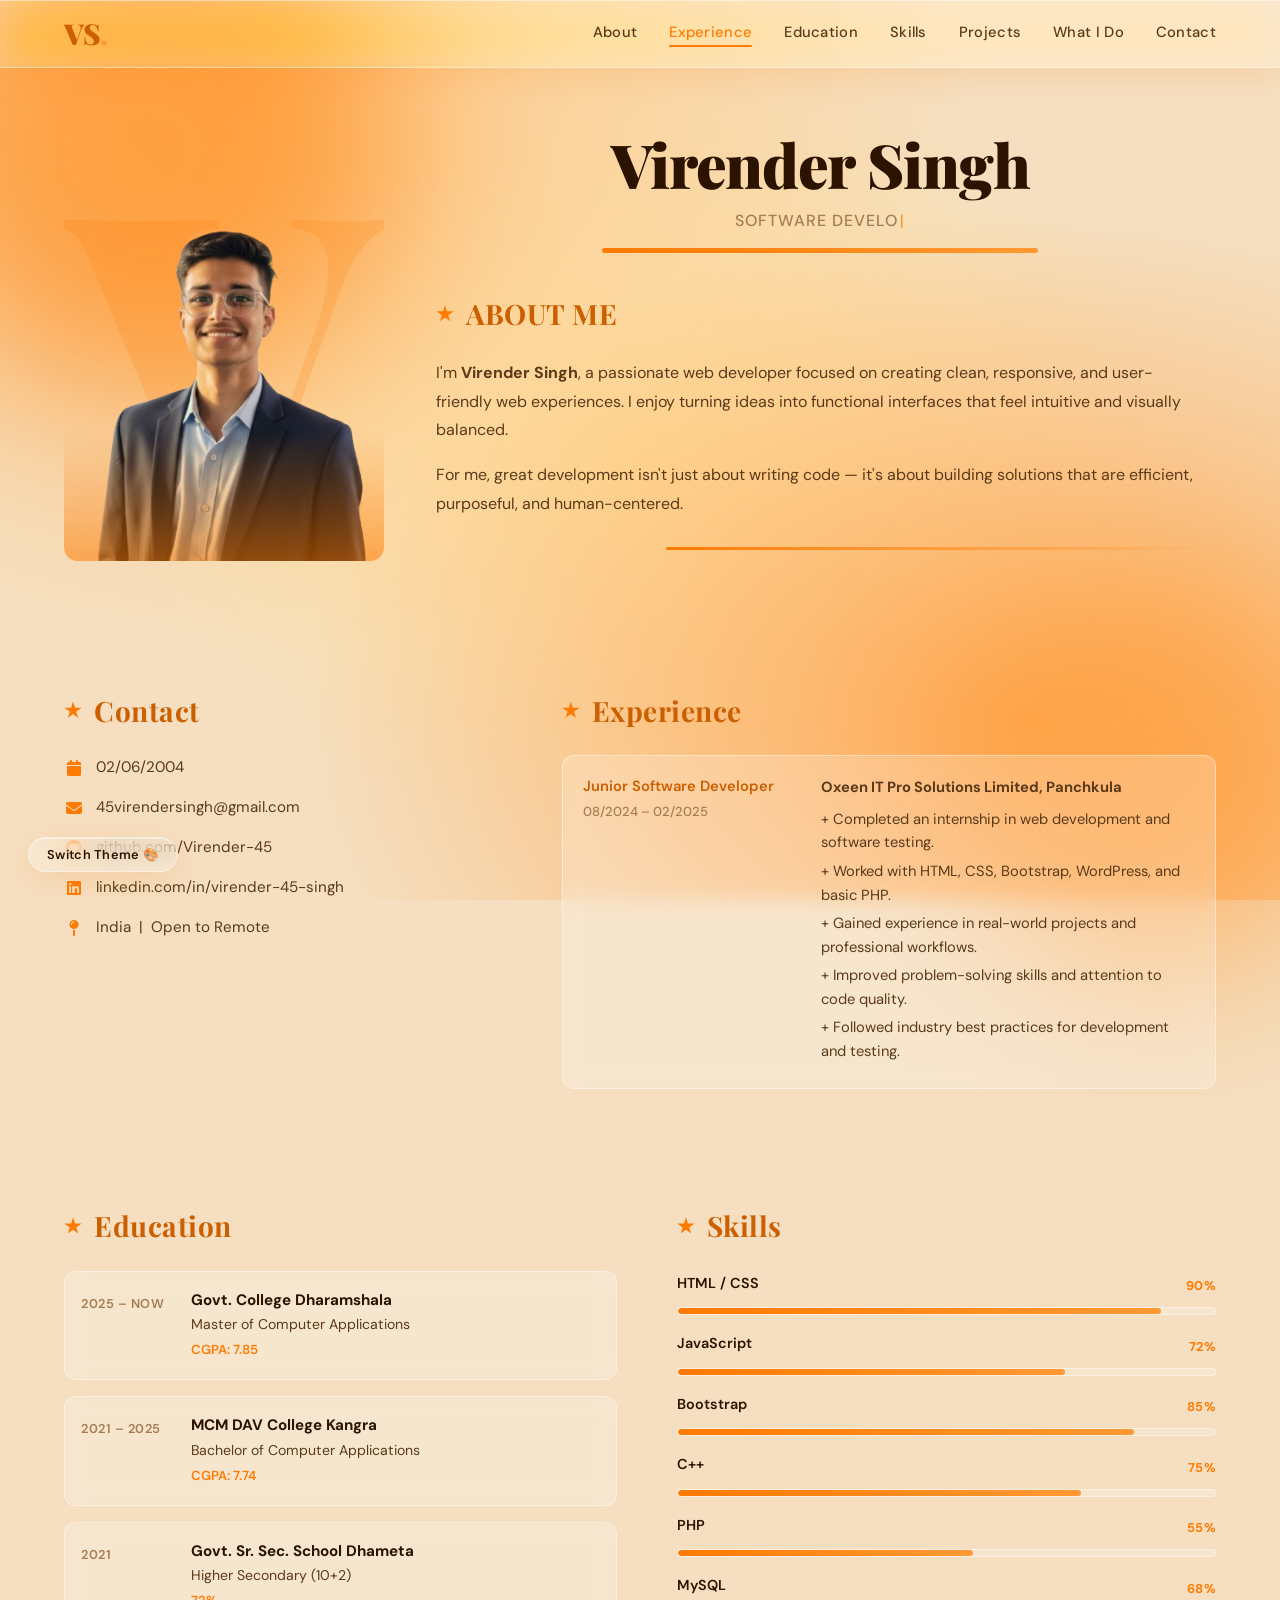
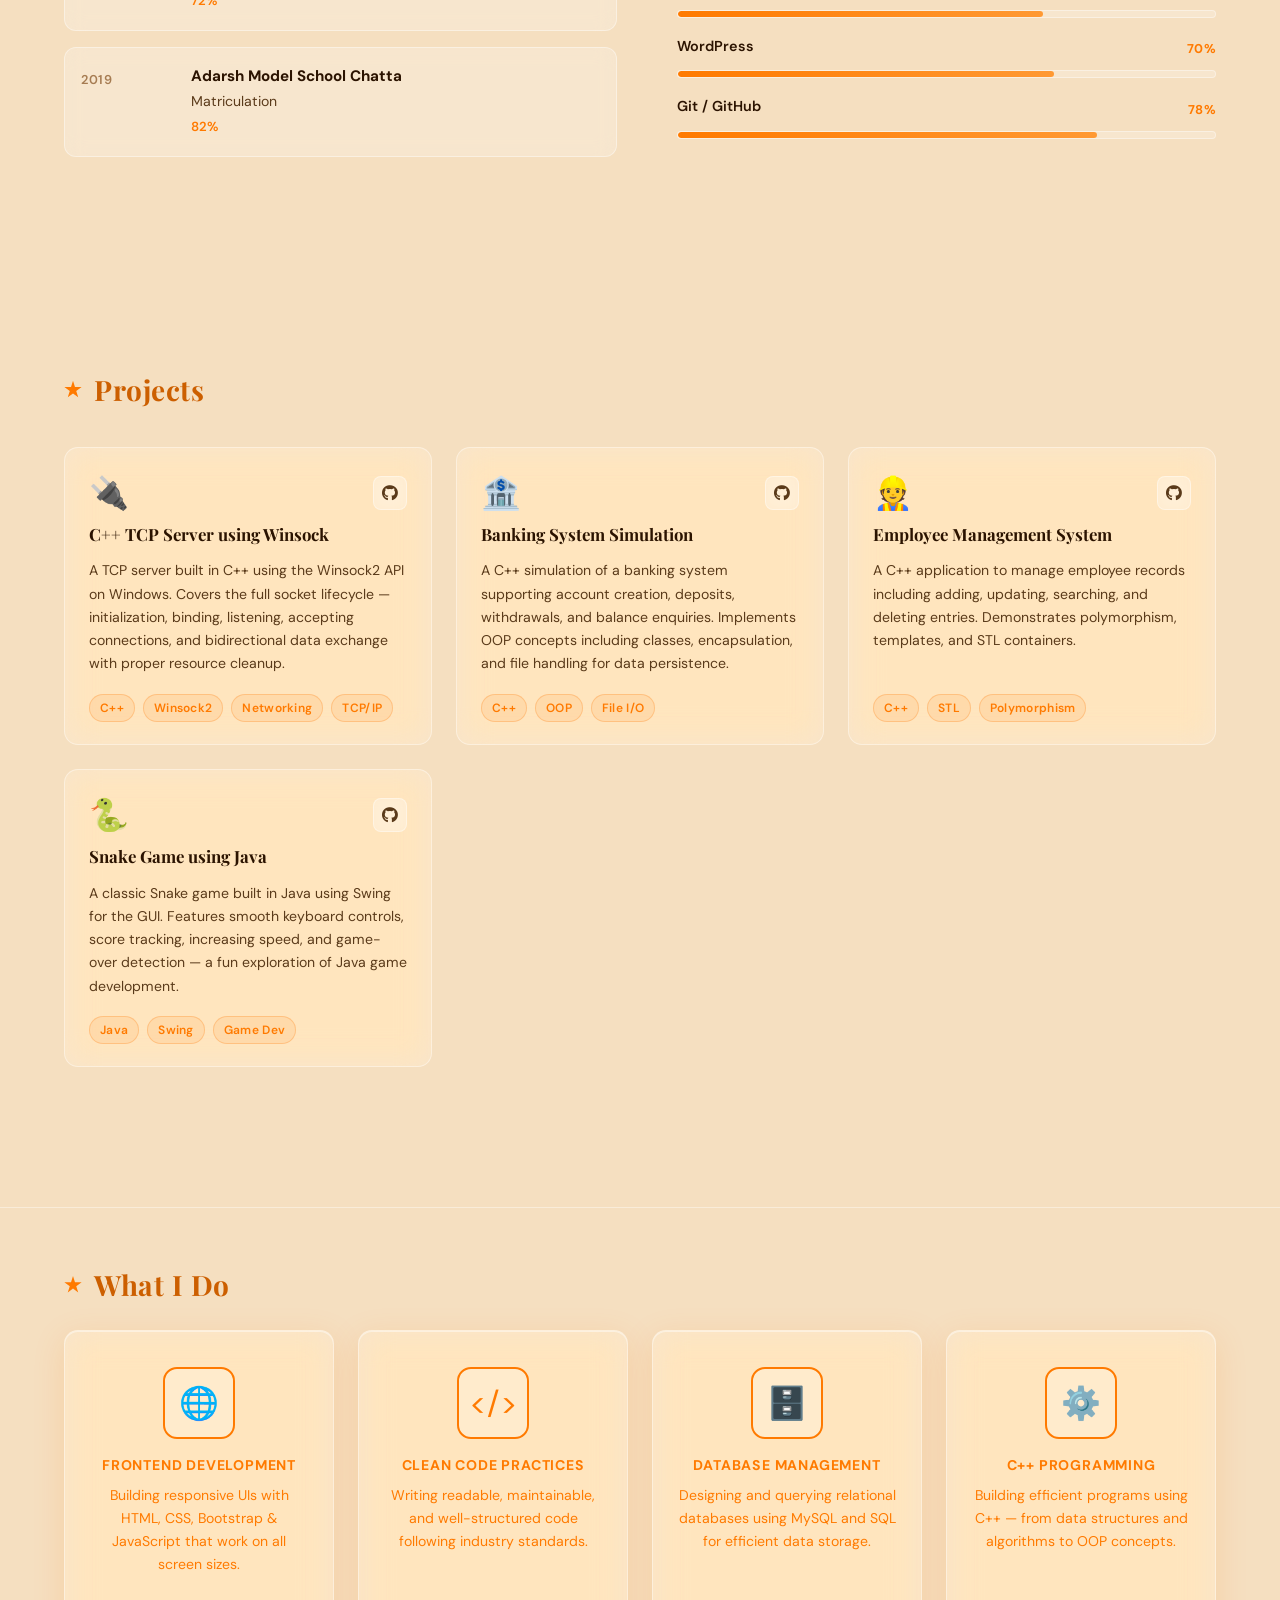
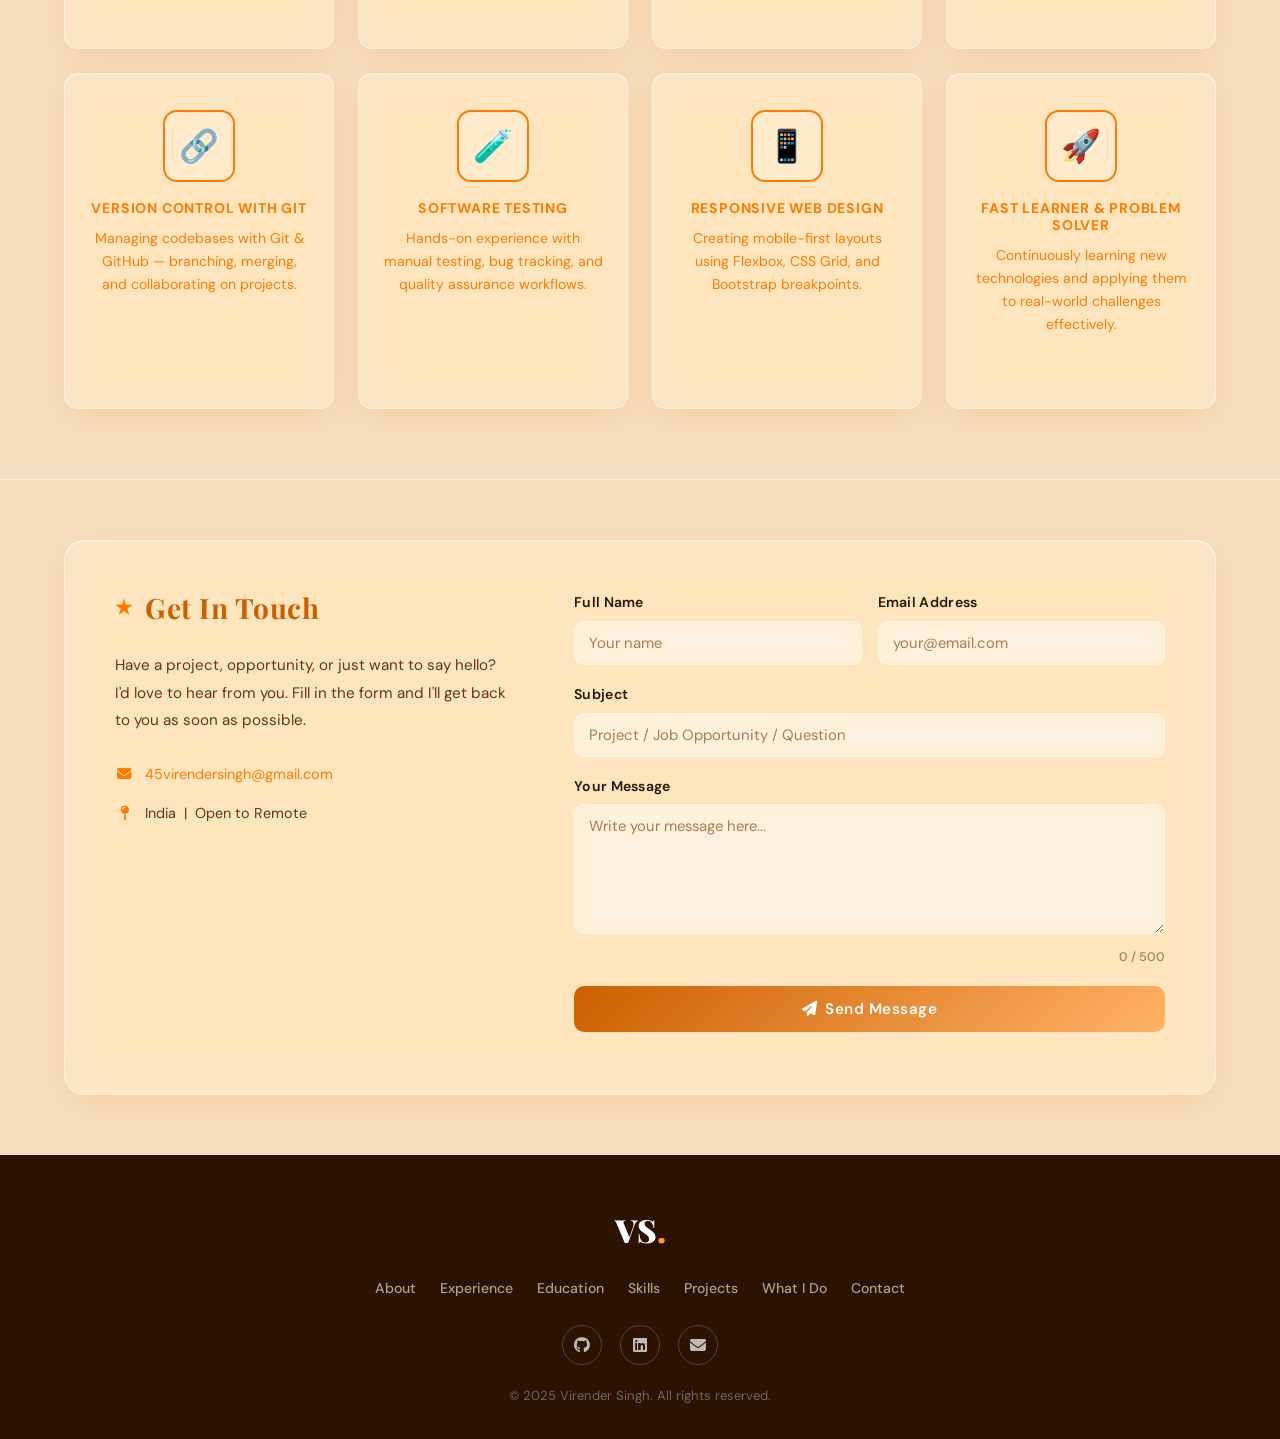
<file: webs/public/index.html>
<!DOCTYPE html>
<html lang="en">

<head>
    <meta charset="UTF-8">
    <meta name="viewport" content="width=device-width, initial-scale=1.0">
    <title>Virender Singh — Portfolio</title>
    <link rel="preconnect" href="https://fonts.googleapis.com">
    <link rel="preconnect" href="https://fonts.gstatic.com" crossorigin>
    <link
        href="https://fonts.googleapis.com/css2?family=Playfair+Display:wght@700;900&family=DM+Sans:wght@300;400;500;600&display=swap"
        rel="stylesheet">
    <link rel="stylesheet" href="css/style.css">
    <link rel="stylesheet" href="https://cdnjs.cloudflare.com/ajax/libs/font-awesome/6.5.0/css/all.min.css"
        crossorigin="anonymous" referrerpolicy="no-referrer" />
</head>

<body>

    <!-- ===== HEADER ===== -->
    <header class="site-header">
        <div class="header-inner">
            <div class="logo">VS<span class="logo-dot">.</span></div>
            <nav class="nav" id="mainNav">
                <a href="#about">About</a>
                <a href="#experience">Experience</a>
                <a href="#education">Education</a>
                <a href="#skills">Skills</a>
                <a href="#projects">Projects</a>
                <a href="#features">What I Do</a>
                <a href="#contact">Contact</a>
            </nav>
        </div>
    </header>

    <!-- ===== HERO ===== -->
    <section id="about">
        <div class="container">
            <div class="hero">
                <div class="hero-image">
                    <img src="images/me.png" alt="Virender Singh">
                </div>
                <div class="hero-name">
                    <div class="name-box">
                        <h1>Virender Singh</h1>
                        <p class="hero-role">Software Developer &amp; MCA Student</p>
                        <div class="underline"></div>
                    </div>
                    <section class="hero-dis">
                        <div class="main-header">
                            <span class="star"></span>
                            <h2>ABOUT ME</h2>
                        </div>
                        <p>
                            I'm <strong>Virender Singh</strong>, a passionate web developer focused on
                            creating clean, responsive, and user-friendly web experiences.
                            I enjoy turning ideas into functional interfaces that feel intuitive
                            and visually balanced.
                        </p>
                        <p>
                            For me, great development isn't just about writing code —
                            it's about building solutions that are efficient, purposeful,
                            and human-centered.
                        </p>
                        <div class="bottom-line"></div>
                    </section>
                </div>
            </div>
        </div>
    </section>

    <!-- ===== CONTACT + EXPERIENCE ===== -->
    <section id="experience">
        <div class="container">
            <div class="details1-section">
                <div class="contact">
                    <div class="main-header">
                        <span class="star"></span>
                        <h2>Contact</h2>
                    </div>
                    <div class="det">
                        <i class="fa-solid fa-calendar"></i>
                        <p>02/06/2004</p>
                    </div>
                    <div class="det">
                        <i class="fa-solid fa-envelope"></i>
                        <a href="mailto:45virendersingh@gmail.com">45virendersingh@gmail.com</a>
                    </div>
                    <div class="det">
                        <i class="fa-brands fa-github"></i>
                        <a href="https://github.com/Virender-45" target="_blank">github.com/Virender-45</a>
                    </div>
                    <div class="det">
                        <i class="fa-brands fa-linkedin"></i>
                        <a href="https://www.linkedin.com/in/virender-45-singh"
                            target="_blank">linkedin.com/in/virender-45-singh</a>
                    </div>
                    <div class="det">
                        <i class="fa-solid fa-map-pin"></i>
                        <p>India &nbsp;|&nbsp; Open to Remote</p>
                    </div>
                </div>
                <div class="experience">
                    <div class="main-header">
                        <span class="star"></span>
                        <h2>Experience</h2>
                    </div>
                    <div class="ex-info">
                        <div class="ex-time">
                            <p class="ex-role">Junior Software Developer</p>
                            <p class="ex-date">08/2024 – 02/2025</p>
                        </div>
                        <div class="ex-points">
                            <p class="ex-company">Oxeen IT Pro Solutions Limited, Panchkula</p>
                            <p>+ Completed an internship in web development and software testing.</p>
                            <p>+ Worked with HTML, CSS, Bootstrap, WordPress, and basic PHP.</p>
                            <p>+ Gained experience in real-world projects and professional workflows.</p>
                            <p>+ Improved problem-solving skills and attention to code quality.</p>
                            <p>+ Followed industry best practices for development and testing.</p>
                        </div>
                    </div>
                </div>
            </div>
        </div>
    </section>

    <!-- ===== EDUCATION + SKILLS ===== -->
    <section id="education">
        <div class="container">
            <div class="edu-skills-row">

                <!-- Education -->
                <div class="education" id="edu-block">
                    <div class="main-header">
                        <span class="star"></span>
                        <h2>Education</h2>
                    </div>
                    <div class="edu-inner">
                        <div class="edu-inner-box">
                            <div class="edu-time">
                                <p>2025 – Now</p>
                            </div>
                            <div class="edu-place">
                                <p class="edu-school">Govt. College Dharamshala</p>
                                <p class="edu-degree">Master of Computer Applications</p>
                                <p class="edu-grade">CGPA: 7.85</p>
                            </div>
                        </div>
                        <div class="edu-inner-box">
                            <div class="edu-time">
                                <p>2021 – 2025</p>
                            </div>
                            <div class="edu-place">
                                <p class="edu-school">MCM DAV College Kangra</p>
                                <p class="edu-degree">Bachelor of Computer Applications</p>
                                <p class="edu-grade">CGPA: 7.74</p>
                            </div>
                        </div>
                        <div class="edu-inner-box">
                            <div class="edu-time">
                                <p>2021</p>
                            </div>
                            <div class="edu-place">
                                <p class="edu-school">Govt. Sr. Sec. School Dhameta</p>
                                <p class="edu-degree">Higher Secondary (10+2)</p>
                                <p class="edu-grade">72%</p>
                            </div>
                        </div>
                        <div class="edu-inner-box">
                            <div class="edu-time">
                                <p>2019</p>
                            </div>
                            <div class="edu-place">
                                <p class="edu-school">Adarsh Model School Chatta</p>
                                <p class="edu-degree">Matriculation</p>
                                <p class="edu-grade">82%</p>
                            </div>
                        </div>
                    </div>
                </div>

                <!-- Skills -->
                <div class="skills-block" id="skills">
                    <div class="main-header">
                        <span class="star"></span>
                        <h2>Skills</h2>
                    </div>
                    <div class="skills-grid">
                        <div class="skill-item">
                            <div class="skill-label-row"><span class="skill-label">HTML / CSS</span><span class="skill-pct">90%</span></div>
                            <div class="skill-bar"><div class="skill-fill" style="width:90%"></div></div>
                        </div>
                        <div class="skill-item">
                            <div class="skill-label-row"><span class="skill-label">JavaScript</span><span class="skill-pct">72%</span></div>
                            <div class="skill-bar"><div class="skill-fill" style="width:72%"></div></div>
                        </div>
                        <div class="skill-item">
                            <div class="skill-label-row"><span class="skill-label">Bootstrap</span><span class="skill-pct">85%</span></div>
                            <div class="skill-bar"><div class="skill-fill" style="width:85%"></div></div>
                        </div>
                        <div class="skill-item">
                            <div class="skill-label-row"><span class="skill-label">C++</span><span class="skill-pct">75%</span></div>
                            <div class="skill-bar"><div class="skill-fill" style="width:75%"></div></div>
                        </div>
                        <div class="skill-item">
                            <div class="skill-label-row"><span class="skill-label">PHP</span><span class="skill-pct">55%</span></div>
                            <div class="skill-bar"><div class="skill-fill" style="width:55%"></div></div>
                        </div>
                        <div class="skill-item">
                            <div class="skill-label-row"><span class="skill-label">MySQL</span><span class="skill-pct">68%</span></div>
                            <div class="skill-bar"><div class="skill-fill" style="width:68%"></div></div>
                        </div>
                        <div class="skill-item">
                            <div class="skill-label-row"><span class="skill-label">WordPress</span><span class="skill-pct">70%</span></div>
                            <div class="skill-bar"><div class="skill-fill" style="width:70%"></div></div>
                        </div>
                        <div class="skill-item">
                            <div class="skill-label-row"><span class="skill-label">Git / GitHub</span><span class="skill-pct">78%</span></div>
                            <div class="skill-bar"><div class="skill-fill" style="width:78%"></div></div>
                        </div>
                    </div>
                </div>

            </div>
        </div>
    </section>

    <!-- ===== PROJECTS ===== -->
    <section class="projects" id="projects">
        <div class="container">
            <div class="section-title">
                <span class="star"></span>
                <h2>Projects</h2>
            </div>
            <div class="projects-grid">

                <div class="project-card">
                    <div class="project-header">
                        <div class="project-icon">🔌</div>
                        <div class="project-links">
                            <a href="https://github.com/Virender-45/webs" target="_blank" class="proj-link" title="GitHub">
                                <i class="fa-brands fa-github"></i>
                            </a>
                        </div>
                    </div>
                    <h3 class="project-title">C++ TCP Server using Winsock</h3>
                    <p class="project-desc">A TCP server built in C++ using the Winsock2 API on Windows. Covers the full socket lifecycle — initialization, binding, listening, accepting connections, and bidirectional data exchange with proper resource cleanup.</p>
                    <div class="project-tags">
                        <span>C++</span>
                        <span>Winsock2</span>
                        <span>Networking</span>
                        <span>TCP/IP</span>
                    </div>
                </div>

                <div class="project-card">
                    <div class="project-header">
                        <div class="project-icon">🏦</div>
                        <div class="project-links">
                            <a href="https://github.com/Virender-45/Banking-System-Simulation" target="_blank" class="proj-link" title="GitHub">
                                <i class="fa-brands fa-github"></i>
                            </a>
                        </div>
                    </div>
                    <h3 class="project-title">Banking System Simulation</h3>
                    <p class="project-desc">A C++ simulation of a banking system supporting account creation, deposits, withdrawals, and balance enquiries. Implements OOP concepts including classes, encapsulation, and file handling for data persistence.</p>
                    <div class="project-tags">
                        <span>C++</span>
                        <span>OOP</span>
                        <span>File I/O</span>
                    </div>
                </div>

                <div class="project-card">
                    <div class="project-header">
                        <div class="project-icon">👷</div>
                        <div class="project-links">
                            <a href="https://github.com/Virender-45/Employee-management-System" target="_blank" class="proj-link" title="GitHub">
                                <i class="fa-brands fa-github"></i>
                            </a>
                        </div>
                    </div>
                    <h3 class="project-title">Employee Management System</h3>
                    <p class="project-desc">A C++ application to manage employee records including adding, updating, searching, and deleting entries. Demonstrates polymorphism, templates, and STL containers.</p>
                    <div class="project-tags">
                        <span>C++</span>
                        <span>STL</span>
                        <span>Polymorphism</span>
                    </div>
                </div>

                <div class="project-card">
                    <div class="project-header">
                        <div class="project-icon">🐍</div>
                        <div class="project-links">
                            <a href="https://github.com/Virender-45/SnakeGame-using-Java" target="_blank" class="proj-link" title="GitHub">
                                <i class="fa-brands fa-github"></i>
                            </a>
                        </div>
                    </div>
                    <h3 class="project-title">Snake Game using Java</h3>
                    <p class="project-desc">A classic Snake game built in Java using Swing for the GUI. Features smooth keyboard controls, score tracking, increasing speed, and game-over detection — a fun exploration of Java game development.</p>
                    <div class="project-tags">
                        <span>Java</span>
                        <span>Swing</span>
                        <span>Game Dev</span>
                    </div>
                </div>

            </div>
        </div>
    </section>

    <!-- ===== FEATURES / WHAT I DO ===== -->
    <section class="features" id="features">
        <div class="container">
            <div class="section-title">
                <span class="star"></span>
                <h2>What I Do</h2>
            </div>
            <div class="features-container">

                <a href="pages/frontend-development.html" class="feature-card">
                    <div class="icon">🌐</div>
                    <h3>Frontend Development</h3>
                    <p>Building responsive UIs with HTML, CSS, Bootstrap & JavaScript that work on all screen sizes.</p>
                </a>

                <a href="pages/clean-code.html" class="feature-card">
                    <div class="icon">&lt;/&gt;</div>
                    <h3>Clean Code Practices</h3>
                    <p>Writing readable, maintainable, and well-structured code following industry standards.</p>
                </a>

                <a href="pages/database-management.html" class="feature-card">
                    <div class="icon">🗄️</div>
                    <h3>Database Management</h3>
                    <p>Designing and querying relational databases using MySQL and SQL for efficient data storage.</p>
                </a>

                <a href="pages/cpp-programming.html" class="feature-card">
                    <div class="icon">⚙️</div>
                    <h3>C++ Programming</h3>
                    <p>Building efficient programs using C++ — from data structures and algorithms to OOP concepts.</p>
                </a>

                <a href="pages/version-control.html" class="feature-card">
                    <div class="icon">🔗</div>
                    <h3>Version Control with Git</h3>
                    <p>Managing codebases with Git & GitHub — branching, merging, and collaborating on projects.</p>
                </a>

                <a href="pages/software-testing.html" class="feature-card">
                    <div class="icon">🧪</div>
                    <h3>Software Testing</h3>
                    <p>Hands-on experience with manual testing, bug tracking, and quality assurance workflows.</p>
                </a>

                <a href="pages/responsive-design.html" class="feature-card">
                    <div class="icon">📱</div>
                    <h3>Responsive Web Design</h3>
                    <p>Creating mobile-first layouts using Flexbox, CSS Grid, and Bootstrap breakpoints.</p>
                </a>

                <a href="pages/fast-learner.html" class="feature-card">
                    <div class="icon">🚀</div>
                    <h3>Fast Learner & Problem Solver</h3>
                    <p>Continuously learning new technologies and applying them to real-world challenges effectively.</p>
                </a>

            </div>
        </div>
    </section>

    <!-- ===== CONTACT FORM ===== -->
    <section class="contact-section" id="contact">
        <div class="container">
            <div class="contact-form-wrapper">
                <div class="contact-intro">
                    <div class="main-header">
                        <span class="star"></span>
                        <h2>Get In Touch</h2>
                    </div>
                    <p>Have a project, opportunity, or just want to say hello? I'd love to hear from you. Fill in the
                        form and I'll get back to you as soon as possible.</p>
                    <div class="contact-quick">
                        <div class="cq-item">
                            <i class="fa-solid fa-envelope"></i>
                            <span><a href="mailto:45virendersingh@gmail.com">45virendersingh@gmail.com</a></span>
                        </div>
                        <div class="cq-item">
                            <i class="fa-solid fa-map-pin"></i>
                            <span>India &nbsp;|&nbsp; Open to Remote</span>
                        </div>
                    </div>
                </div>
                <form id="contactForm">
                    <div class="form-row">
                        <div class="input-group">
                            <label for="name">Full Name</label>
                            <input type="text" id="name" placeholder="Your name" required>
                        </div>
                        <div class="input-group">
                            <label for="email">Email Address</label>
                            <input type="email" id="email" placeholder="your@email.com" required>
                        </div>
                    </div>
                    <div class="input-group">
                        <label for="subject">Subject</label>
                        <input type="text" id="subject" placeholder="Project / Job Opportunity / Question">
                    </div>
                    <div class="input-group">
                        <label for="message">Your Message</label>
                        <textarea id="message" rows="5" placeholder="Write your message here..." required></textarea>
                    </div>
                    <button type="submit"><i class="fa-solid fa-paper-plane"></i> Send Message</button>
                    <p id="formMsg"></p>
                </form>
            </div>
        </div>
    </section>

    <div class="themeButtons">
        <button onclick="toggleTheme()">Switch Theme 🎨</button>
    </div>

    <!-- ===== FOOTER ===== -->
    <footer class="site-footer">
        <div class="footer-inner">
            <div class="footer-logo">VS<span class="logo-dot">.</span></div>
            <nav class="footer-nav">
                <a href="#about">About</a>
                <a href="#experience">Experience</a>
                <a href="#education">Education</a>
                <a href="#skills">Skills</a>
                <a href="#projects">Projects</a>
                <a href="#features">What I Do</a>
                <a href="#contact">Contact</a>
            </nav>
            <div class="footer-socials">
                <a href="https://github.com/Virender-45" target="_blank" title="GitHub"><i class="fa-brands fa-github"></i></a>
                <a href="https://www.linkedin.com/in/virender-45-singh" target="_blank" title="LinkedIn"><i class="fa-brands fa-linkedin"></i></a>
                <a href="mailto:45virendersingh@gmail.com" title="Email"><i class="fa-solid fa-envelope"></i></a>
            </div>
            <p class="footer-copy">© 2025 Virender Singh. All rights reserved.</p>
        </div>
    </footer>

    <script src="js/script.js"></script>
</body>

</html>
</file>
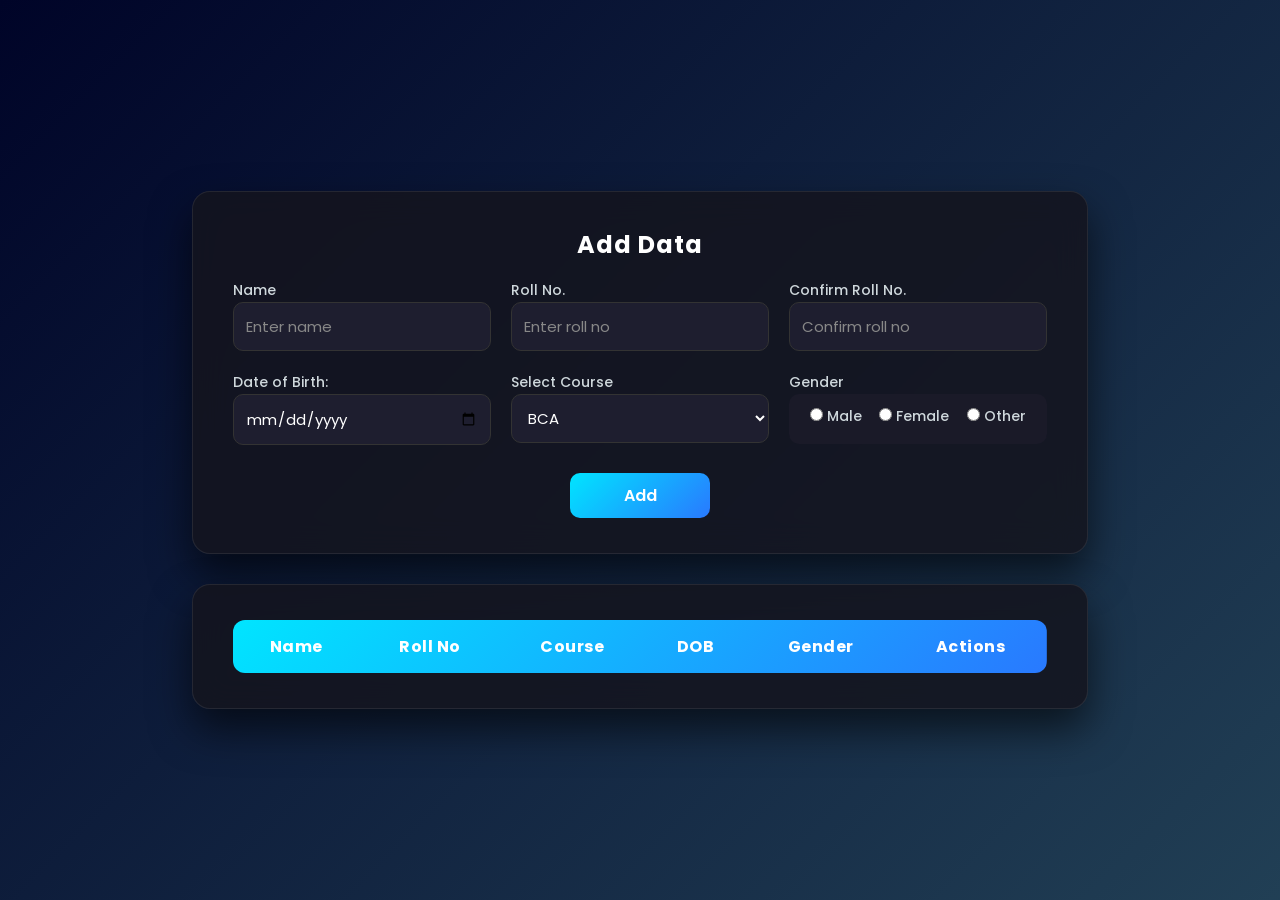
<file: webs/public/myForm.html>
<!DOCTYPE html>
<html lang="en">

<head>
    <meta charset="UTF-8">
    <meta name="viewport" content="width=device-width, initial-scale=1.0">
    <title>Form</title>
    <link rel="stylesheet" href="css/formstyle.css">
</head>

<body>

    <div class="container">
        <h2 id="formTitle">Add Data</h2>
        <form onsubmit="return addData()">
            <div class="field">
                <label>Name</label>
                <input type="text" id="name" placeholder="Enter name">
            </div>
            <div class="field">
                <label>Roll No.</label>
                <input type="number" id="roll" placeholder="Enter roll no">
            </div>
            <div class="field">
                <label>Confirm Roll No.</label>
                <input type="number" id="confirmRoll" placeholder="Confirm roll no">
            </div>
            <div class="field">
                <label>Date of Birth:</label>
                <input type="date" id="dob" name="dob" required>
            </div>
            <div class="field">
                <label>Select Course</label>
                <select id="course">
                    <option>BCA</option>
                    <option>MCA</option>
                    <option>BA</option>
                    <option>MBA</option>
                </select>
            </div>
            <div class="field">
                <label>Gender</label>
                <div class="gendiv">
                    <label>
                        <input type="radio" name="gender" value="Male"> Male
                    </label>
                    <label>
                        <input type="radio" name="gender" value="Female"> Female
                    </label>
                    <label>
                        <input type="radio" name="gender" value="Other"> Other
                    </label>
                </div>
            </div>
            <button type="submit" id="submitBtn">Add</button>
        </form>
    </div>
    <div class="container">
        <table>
            <thead>
                <th>Name</th>
                <th>Roll No</th>
                <th>Course</th>
                <th>DOB </th>
                <th>Gender</th>
                <th>Actions</th>
            </thead>
            <tbody id="tableId"></tbody>
        </table>
    </div>



    <script>

        let selectedRow = null;

        function addData() {

            let name = document.getElementById("name").value;
            let roll = document.getElementById("roll").value;
            let confirmRoll = document.getElementById("confirmRoll").value;
            let course = document.getElementById("course").value;
            let dob = document.getElementById("dob").value;
            let genderRadio = document.querySelector('input[name="gender"]:checked');

            if (name == "" || roll == "" || confirmRoll == "" || dob == "") {
                alert("Please fill all fields");
                return false;
            }

            if (roll !== confirmRoll) {
                alert("Roll numbers do not match!");
                return false;
            }

            if (genderRadio == null) {
                alert("Please select gender");
                return false;
            }

            let gender = genderRadio.value;
            let table = document.getElementById("tableId");

            for (let i = 0; i < table.rows.length; i++) {
                let existingRoll = table.rows[i].cells[1].innerHTML;

                if (selectedRow == table.rows[i]) continue;

                if (existingRoll === roll) {
                    alert("This Roll Number already exists!");
                    return false;
                }
            }
            // to update
            if (selectedRow != null) {
                selectedRow.cells[0].innerHTML = name;
                selectedRow.cells[1].innerHTML = roll;
                selectedRow.cells[2].innerHTML = course;
                selectedRow.cells[3].innerHTML = dob;
                selectedRow.cells[4].innerHTML = gender;
                selectedRow = null;
            }
            // to add
            else {
                let row = table.insertRow();
                row.insertCell(0).innerHTML = name;
                row.insertCell(1).innerHTML = roll;
                row.insertCell(2).innerHTML = course;
                row.insertCell(3).innerHTML = dob;
                row.insertCell(4).innerHTML = gender;

                row.insertCell(5).innerHTML =
                    `<button onclick="editRow(this)">Edit</button>
             <button onclick="deleteRow(this)">Delete</button>`;
            }

            document.getElementById("formTitle").innerText = "Add Data";
            document.getElementById("submitBtn").innerText = "Add";

            document.querySelector("form").reset();
            return false;
        }

        function deleteRow(btn) {
            let row = btn.parentNode.parentNode;
            row.remove();
        }

        function editRow(btn) {
            selectedRow = btn.parentNode.parentNode;

            document.getElementById("name").value = selectedRow.cells[0].innerHTML;
            document.getElementById("roll").value = selectedRow.cells[1].innerHTML;
            document.getElementById("confirmRoll").value = selectedRow.cells[1].innerHTML;
            document.getElementById("course").value = selectedRow.cells[2].innerHTML;
            document.getElementById("dob").value = selectedRow.cells[3].innerHTML;

            let genderValue = selectedRow.cells[4].innerHTML;
            document.querySelector(`input[name="gender"][value="${genderValue}"]`).checked = true;

            document.getElementById("formTitle").innerText = "Edit Data";

            document.getElementById("submitBtn").innerText = "Save";
        }

    </script>
</body>

</html>
</file>
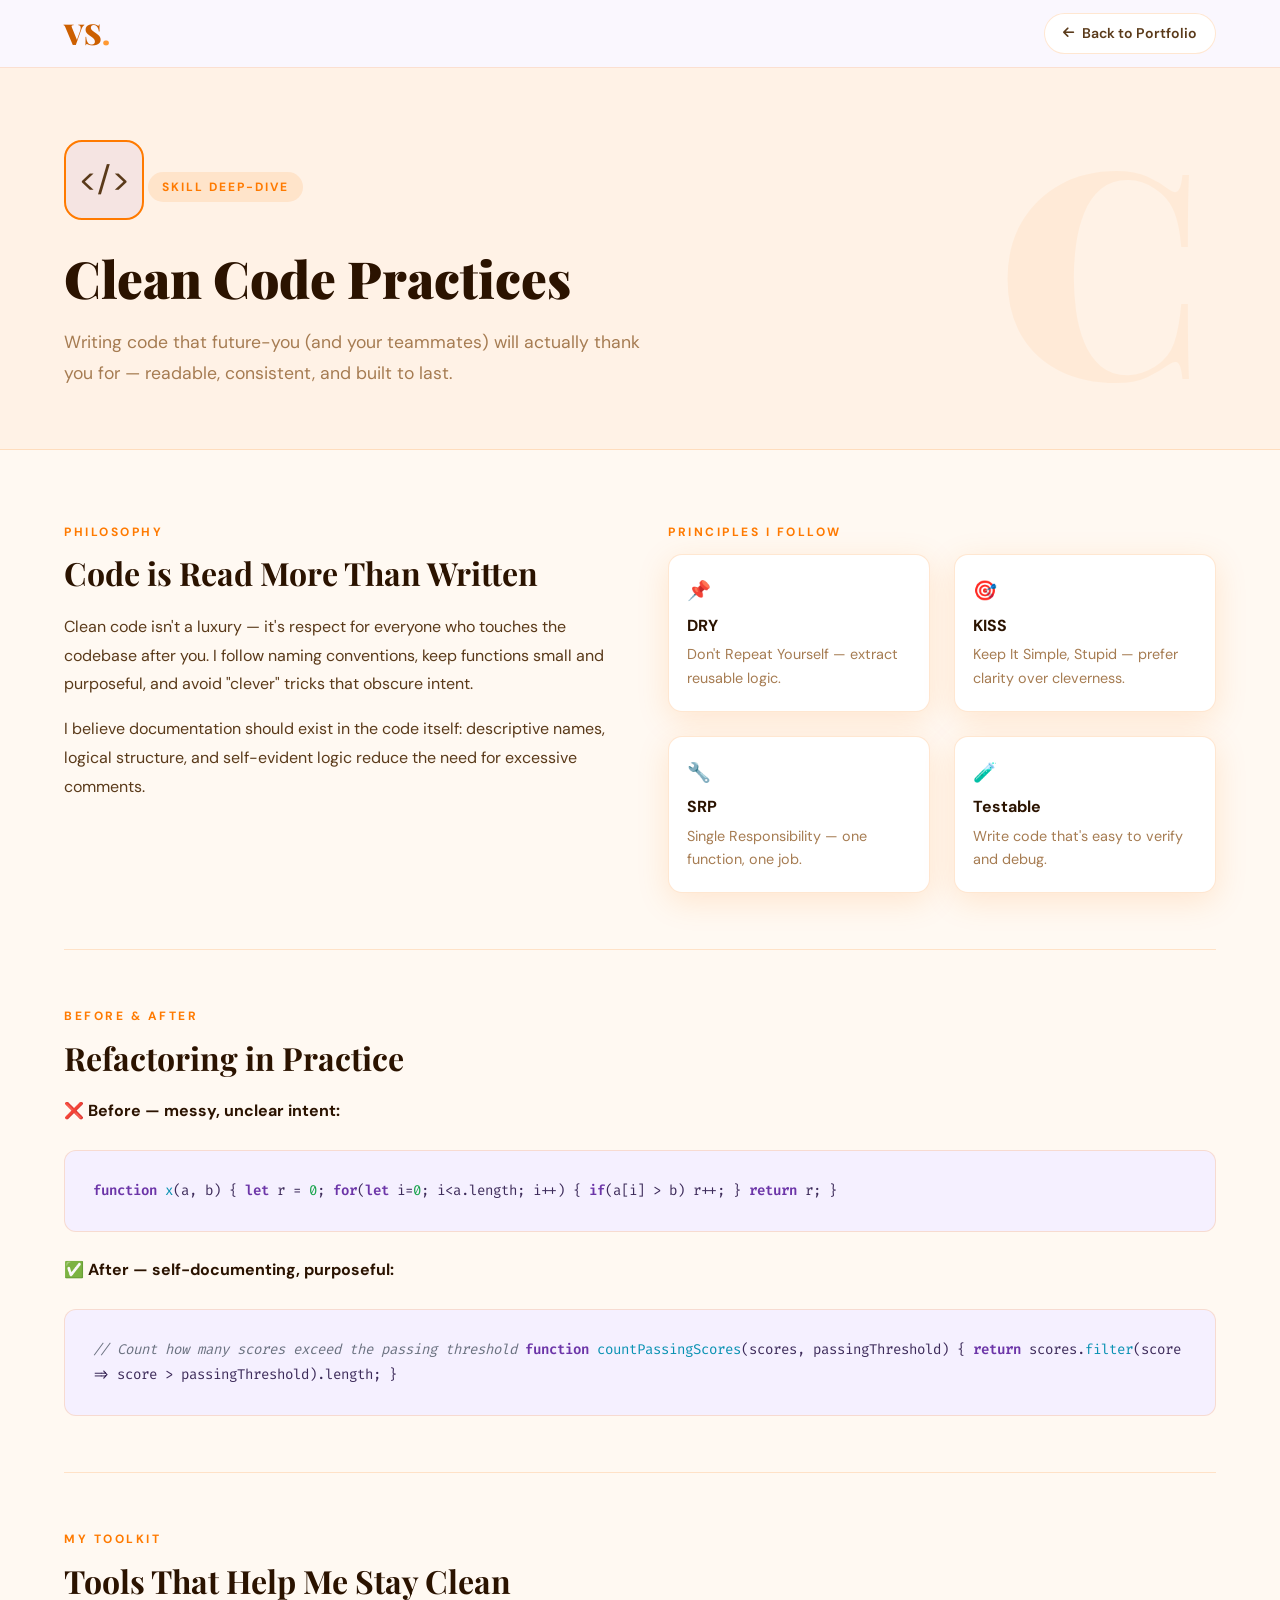
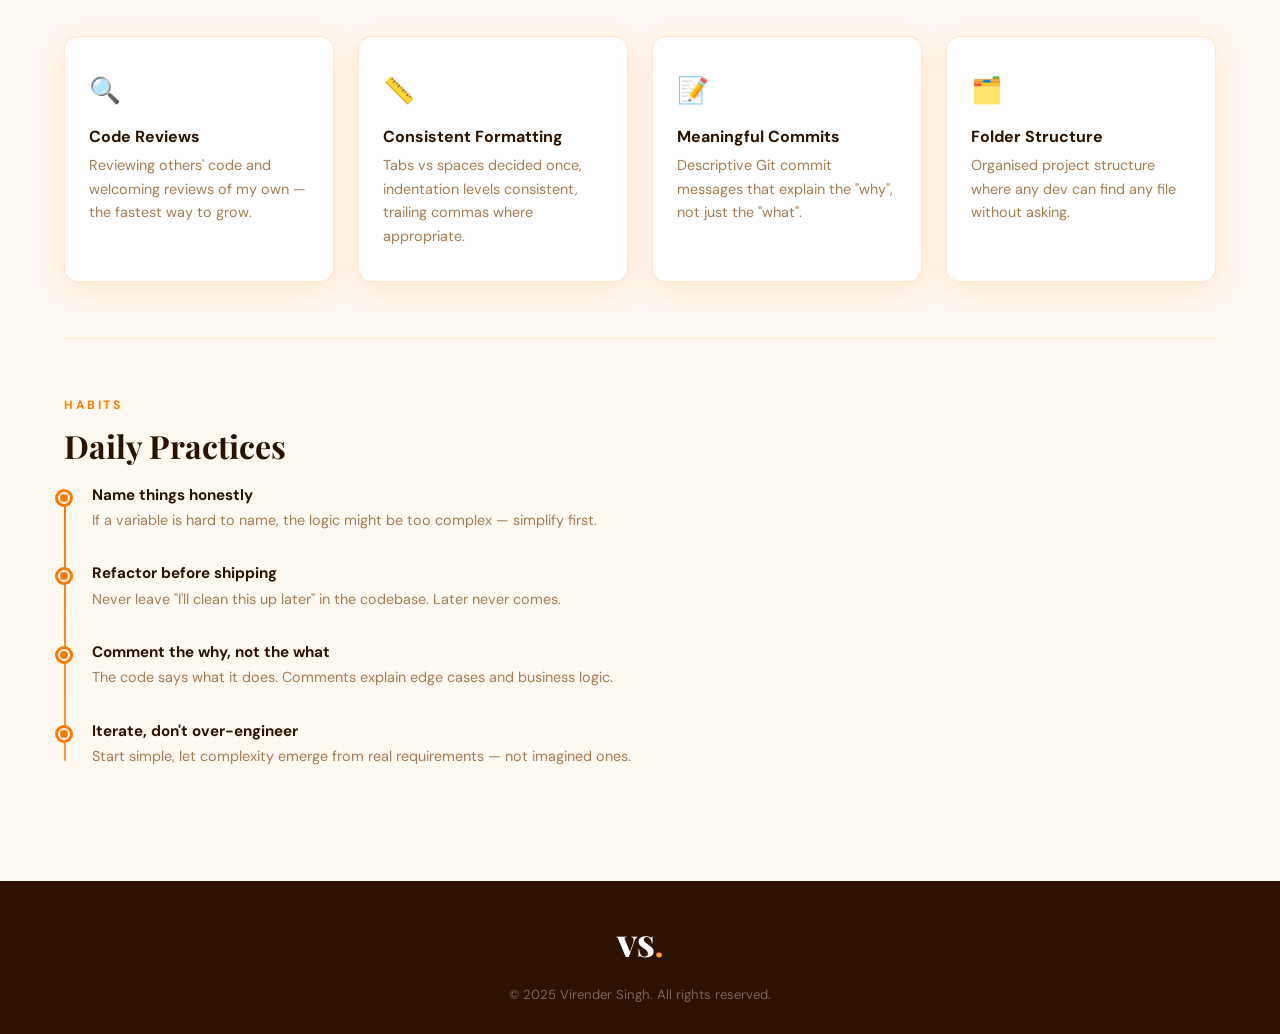
<file: webs/public/pages/clean-code.html>
<!DOCTYPE html>
<html lang="en">
<head>
<meta charset="UTF-8"><meta name="viewport" content="width=device-width, initial-scale=1.0">
<title>Clean Code Practices — Virender Singh</title>
<link rel="preconnect" href="https://fonts.googleapis.com">
<link href="https://fonts.googleapis.com/css2?family=Playfair+Display:wght@700;900&family=DM+Sans:wght@300;400;500;600&family=Fira+Code:wght@400;500&display=swap" rel="stylesheet">
<link rel="stylesheet" href="../css/_page.css">
<link rel="stylesheet" href="https://cdnjs.cloudflare.com/ajax/libs/font-awesome/6.5.0/css/all.min.css">
</head>
<body>

<header class="site-header">
  <div class="header-inner">
    <div class="logo">VS<span class="logo-dot">.</span></div>
    <a href="../index.html" class="back-btn"><i class="fa-solid fa-arrow-left"></i> Back to Portfolio</a>
  </div>
</header>

<section class="page-hero" data-letter="C">
  <div class="hero-inner">
    <div class="hero-icon">&lt;/&gt;</div>
    <div class="page-tag">Skill Deep-Dive</div>
    <h1>Clean Code Practices</h1>
    <p class="lead">Writing code that future-you (and your teammates) will actually thank you for — readable, consistent, and built to last.</p>
  </div>
</section>

<div class="page-content">

  <div class="two-col fade-up">
    <div>
      <div class="section-label">Philosophy</div>
      <h2 class="section-title">Code is Read More Than Written</h2>
      <p class="section-body">Clean code isn't a luxury — it's respect for everyone who touches the codebase after you. I follow naming conventions, keep functions small and purposeful, and avoid "clever" tricks that obscure intent.</p>
      <p class="section-body">I believe documentation should exist in the code itself: descriptive names, logical structure, and self-evident logic reduce the need for excessive comments.</p>
    </div>
    <div>
      <div class="section-label">Principles I Follow</div>
      <div class="cards-grid" style="margin:0">
        <div class="card" style="padding:20px 18px">
          <div class="card-icon" style="font-size:1.2rem;margin-bottom:8px">📌</div>
          <h3>DRY</h3><p>Don't Repeat Yourself — extract reusable logic.</p>
        </div>
        <div class="card" style="padding:20px 18px">
          <div class="card-icon" style="font-size:1.2rem;margin-bottom:8px">🎯</div>
          <h3>KISS</h3><p>Keep It Simple, Stupid — prefer clarity over cleverness.</p>
        </div>
        <div class="card" style="padding:20px 18px">
          <div class="card-icon" style="font-size:1.2rem;margin-bottom:8px">🔧</div>
          <h3>SRP</h3><p>Single Responsibility — one function, one job.</p>
        </div>
        <div class="card" style="padding:20px 18px">
          <div class="card-icon" style="font-size:1.2rem;margin-bottom:8px">🧪</div>
          <h3>Testable</h3><p>Write code that's easy to verify and debug.</p>
        </div>
      </div>
    </div>
  </div>

  <div class="divider"></div>

  <div class="section-label fade-up">Before & After</div>
  <h2 class="section-title fade-up">Refactoring in Practice</h2>

  <p class="section-body fade-up" style="margin-bottom:8px"><strong style="color:var(--text-head)">❌ Before — messy, unclear intent:</strong></p>
  <div class="code-block fade-up">
<span class="kw">function</span> <span class="fn">x</span>(a, b) {
  <span class="kw">let</span> r = <span class="str">0</span>;
  <span class="kw">for</span>(<span class="kw">let</span> i=<span class="str">0</span>; i&lt;a.length; i++) {
    <span class="kw">if</span>(a[i] &gt; b) r++;
  }
  <span class="kw">return</span> r;
}
  </div>

  <p class="section-body fade-up" style="margin-bottom:8px"><strong style="color:var(--text-head)">✅ After — self-documenting, purposeful:</strong></p>
  <div class="code-block fade-up">
<span class="cm">// Count how many scores exceed the passing threshold</span>
<span class="kw">function</span> <span class="fn">countPassingScores</span>(scores, passingThreshold) {
  <span class="kw">return</span> scores.<span class="fn">filter</span>(score => score &gt; passingThreshold).length;
}
  </div>

  <div class="divider"></div>

  <div class="section-label fade-up">My Toolkit</div>
  <h2 class="section-title fade-up">Tools That Help Me Stay Clean</h2>
  <div class="cards-grid">
    <div class="card fade-up"><div class="card-icon">🔍</div><h3>Code Reviews</h3><p>Reviewing others' code and welcoming reviews of my own — the fastest way to grow.</p></div>
    <div class="card fade-up"><div class="card-icon">📏</div><h3>Consistent Formatting</h3><p>Tabs vs spaces decided once, indentation levels consistent, trailing commas where appropriate.</p></div>
    <div class="card fade-up"><div class="card-icon">📝</div><h3>Meaningful Commits</h3><p>Descriptive Git commit messages that explain the "why", not just the "what".</p></div>
    <div class="card fade-up"><div class="card-icon">🗂️</div><h3>Folder Structure</h3><p>Organised project structure where any dev can find any file without asking.</p></div>
  </div>

  <div class="divider"></div>
  <div class="section-label fade-up">Habits</div>
  <h2 class="section-title fade-up">Daily Practices</h2>
  <div class="timeline fade-up">
    <div class="tl-item"><h4>Name things honestly</h4><p>If a variable is hard to name, the logic might be too complex — simplify first.</p></div>
    <div class="tl-item"><h4>Refactor before shipping</h4><p>Never leave "I'll clean this up later" in the codebase. Later never comes.</p></div>
    <div class="tl-item"><h4>Comment the why, not the what</h4><p>The code says what it does. Comments explain edge cases and business logic.</p></div>
    <div class="tl-item"><h4>Iterate, don't over-engineer</h4><p>Start simple, let complexity emerge from real requirements — not imagined ones.</p></div>
  </div>

</div>

<footer class="site-footer">
  <div class="footer-inner">
    <div class="footer-logo">VS<span class="logo-dot">.</span></div>
    <p class="footer-copy">&copy; 2025 Virender Singh. All rights reserved.</p>
  </div>
</footer>

<script src="../js/_shared.js"></script>
<script>
  const fades = document.querySelectorAll('.fade-up');
  const fo = new IntersectionObserver(entries => {
    entries.forEach(e => { if(e.isIntersecting){ e.target.classList.add('visible'); fo.unobserve(e.target); } });
  }, {threshold:0.1});
  fades.forEach(f => fo.observe(f));
</script>
</body>
</html>
</file>
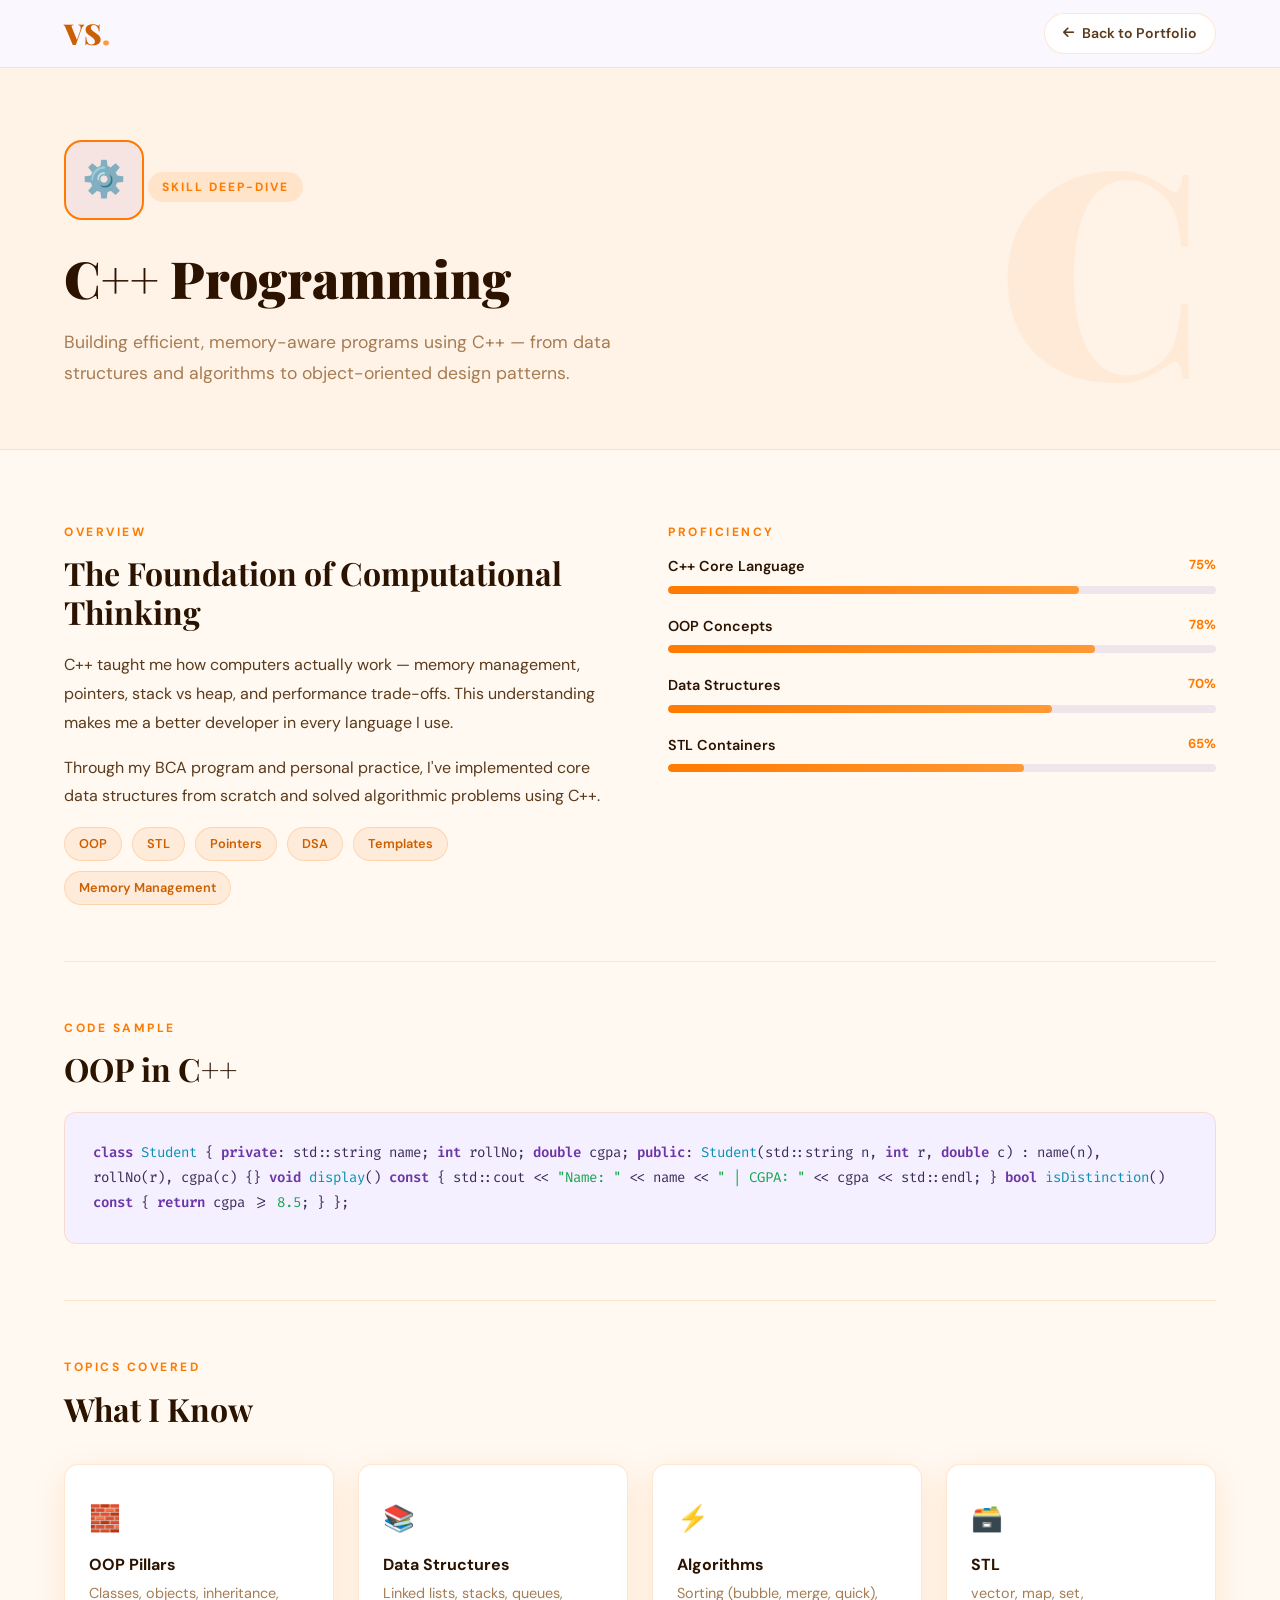
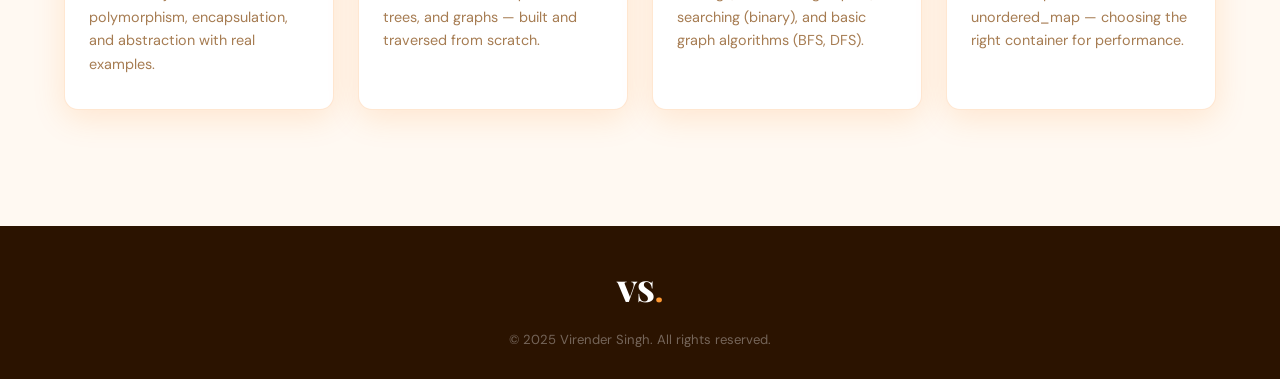
<file: webs/public/pages/cpp-programming.html>
<!DOCTYPE html>
<html lang="en">
<head>
<meta charset="UTF-8"><meta name="viewport" content="width=device-width, initial-scale=1.0">
<title>C++ Programming — Virender Singh</title>
<link rel="preconnect" href="https://fonts.googleapis.com">
<link href="https://fonts.googleapis.com/css2?family=Playfair+Display:wght@700;900&family=DM+Sans:wght@300;400;500;600&family=Fira+Code:wght@400;500&display=swap" rel="stylesheet">
<link rel="stylesheet" href="../css/_page.css">
<link rel="stylesheet" href="https://cdnjs.cloudflare.com/ajax/libs/font-awesome/6.5.0/css/all.min.css">
</head>
<body>

<header class="site-header">
  <div class="header-inner">
    <div class="logo">VS<span class="logo-dot">.</span></div>
    <a href="../index.html" class="back-btn"><i class="fa-solid fa-arrow-left"></i> Back to Portfolio</a>
  </div>
</header>

<section class="page-hero" data-letter="C">
  <div class="hero-inner">
    <div class="hero-icon">⚙️</div>
    <div class="page-tag">Skill Deep-Dive</div>
    <h1>C++ Programming</h1>
    <p class="lead">Building efficient, memory-aware programs using C++ — from data structures and algorithms to object-oriented design patterns.</p>
  </div>
</section>

<div class="page-content">

  <div class="two-col fade-up">
    <div>
      <div class="section-label">Overview</div>
      <h2 class="section-title">The Foundation of Computational Thinking</h2>
      <p class="section-body">C++ taught me how computers actually work — memory management, pointers, stack vs heap, and performance trade-offs. This understanding makes me a better developer in every language I use.</p>
      <p class="section-body">Through my BCA program and personal practice, I've implemented core data structures from scratch and solved algorithmic problems using C++.</p>
      <div class="tags">
        <span class="tag">OOP</span><span class="tag">STL</span><span class="tag">Pointers</span>
        <span class="tag">DSA</span><span class="tag">Templates</span><span class="tag">Memory Management</span>
      </div>
    </div>
    <div>
      <div class="section-label">Proficiency</div>
      <div class="skill-row"><div class="skill-meta"><span class="skill-name">C++ Core Language</span><span class="skill-pct">75%</span></div><div class="bar-track"><div class="bar-fill" data-w="75%"></div></div></div>
      <div class="skill-row"><div class="skill-meta"><span class="skill-name">OOP Concepts</span><span class="skill-pct">78%</span></div><div class="bar-track"><div class="bar-fill" data-w="78%"></div></div></div>
      <div class="skill-row"><div class="skill-meta"><span class="skill-name">Data Structures</span><span class="skill-pct">70%</span></div><div class="bar-track"><div class="bar-fill" data-w="70%"></div></div></div>
      <div class="skill-row"><div class="skill-meta"><span class="skill-name">STL Containers</span><span class="skill-pct">65%</span></div><div class="bar-track"><div class="bar-fill" data-w="65%"></div></div></div>
    </div>
  </div>

  <div class="divider"></div>

  <div class="section-label fade-up">Code Sample</div>
  <h2 class="section-title fade-up">OOP in C++</h2>
  <div class="code-block fade-up">
<span class="kw">class</span> <span class="fn">Student</span> {
<span class="kw">private</span>:
  std::string name;
  <span class="kw">int</span> rollNo;
  <span class="kw">double</span> cgpa;

<span class="kw">public</span>:
  <span class="fn">Student</span>(std::string n, <span class="kw">int</span> r, <span class="kw">double</span> c)
    : name(n), rollNo(r), cgpa(c) {}

  <span class="kw">void</span> <span class="fn">display</span>() <span class="kw">const</span> {
    std::cout &lt;&lt; <span class="str">"Name: "</span> &lt;&lt; name
              &lt;&lt; <span class="str">" | CGPA: "</span> &lt;&lt; cgpa &lt;&lt; std::endl;
  }

  <span class="kw">bool</span> <span class="fn">isDistinction</span>() <span class="kw">const</span> { <span class="kw">return</span> cgpa &gt;= <span class="str">8.5</span>; }
};
  </div>

  <div class="divider"></div>

  <div class="section-label fade-up">Topics Covered</div>
  <h2 class="section-title fade-up">What I Know</h2>
  <div class="cards-grid">
    <div class="card fade-up"><div class="card-icon">🧱</div><h3>OOP Pillars</h3><p>Classes, objects, inheritance, polymorphism, encapsulation, and abstraction with real examples.</p></div>
    <div class="card fade-up"><div class="card-icon">📚</div><h3>Data Structures</h3><p>Linked lists, stacks, queues, trees, and graphs — built and traversed from scratch.</p></div>
    <div class="card fade-up"><div class="card-icon">⚡</div><h3>Algorithms</h3><p>Sorting (bubble, merge, quick), searching (binary), and basic graph algorithms (BFS, DFS).</p></div>
    <div class="card fade-up"><div class="card-icon">🗃️</div><h3>STL</h3><p>vector, map, set, unordered_map — choosing the right container for performance.</p></div>
  </div>

</div>

<footer class="site-footer">
  <div class="footer-inner">
    <div class="footer-logo">VS<span class="logo-dot">.</span></div>
    <p class="footer-copy">&copy; 2025 Virender Singh. All rights reserved.</p>
  </div>
</footer>

<script src="../js/_shared.js"></script>
<script>
  const fills = document.querySelectorAll('.bar-fill');
  const io = new IntersectionObserver(entries => { entries.forEach(e => { if(e.isIntersecting){ e.target.style.width = e.target.dataset.w; io.unobserve(e.target); } }); }, {threshold:0.3});
  fills.forEach(f => io.observe(f));
  const fades = document.querySelectorAll('.fade-up');
  const fo = new IntersectionObserver(entries => { entries.forEach(e => { if(e.isIntersecting){ e.target.classList.add('visible'); fo.unobserve(e.target); } }); }, {threshold:0.1});
  fades.forEach(f => fo.observe(f));
</script>
</body>
</html>
</file>
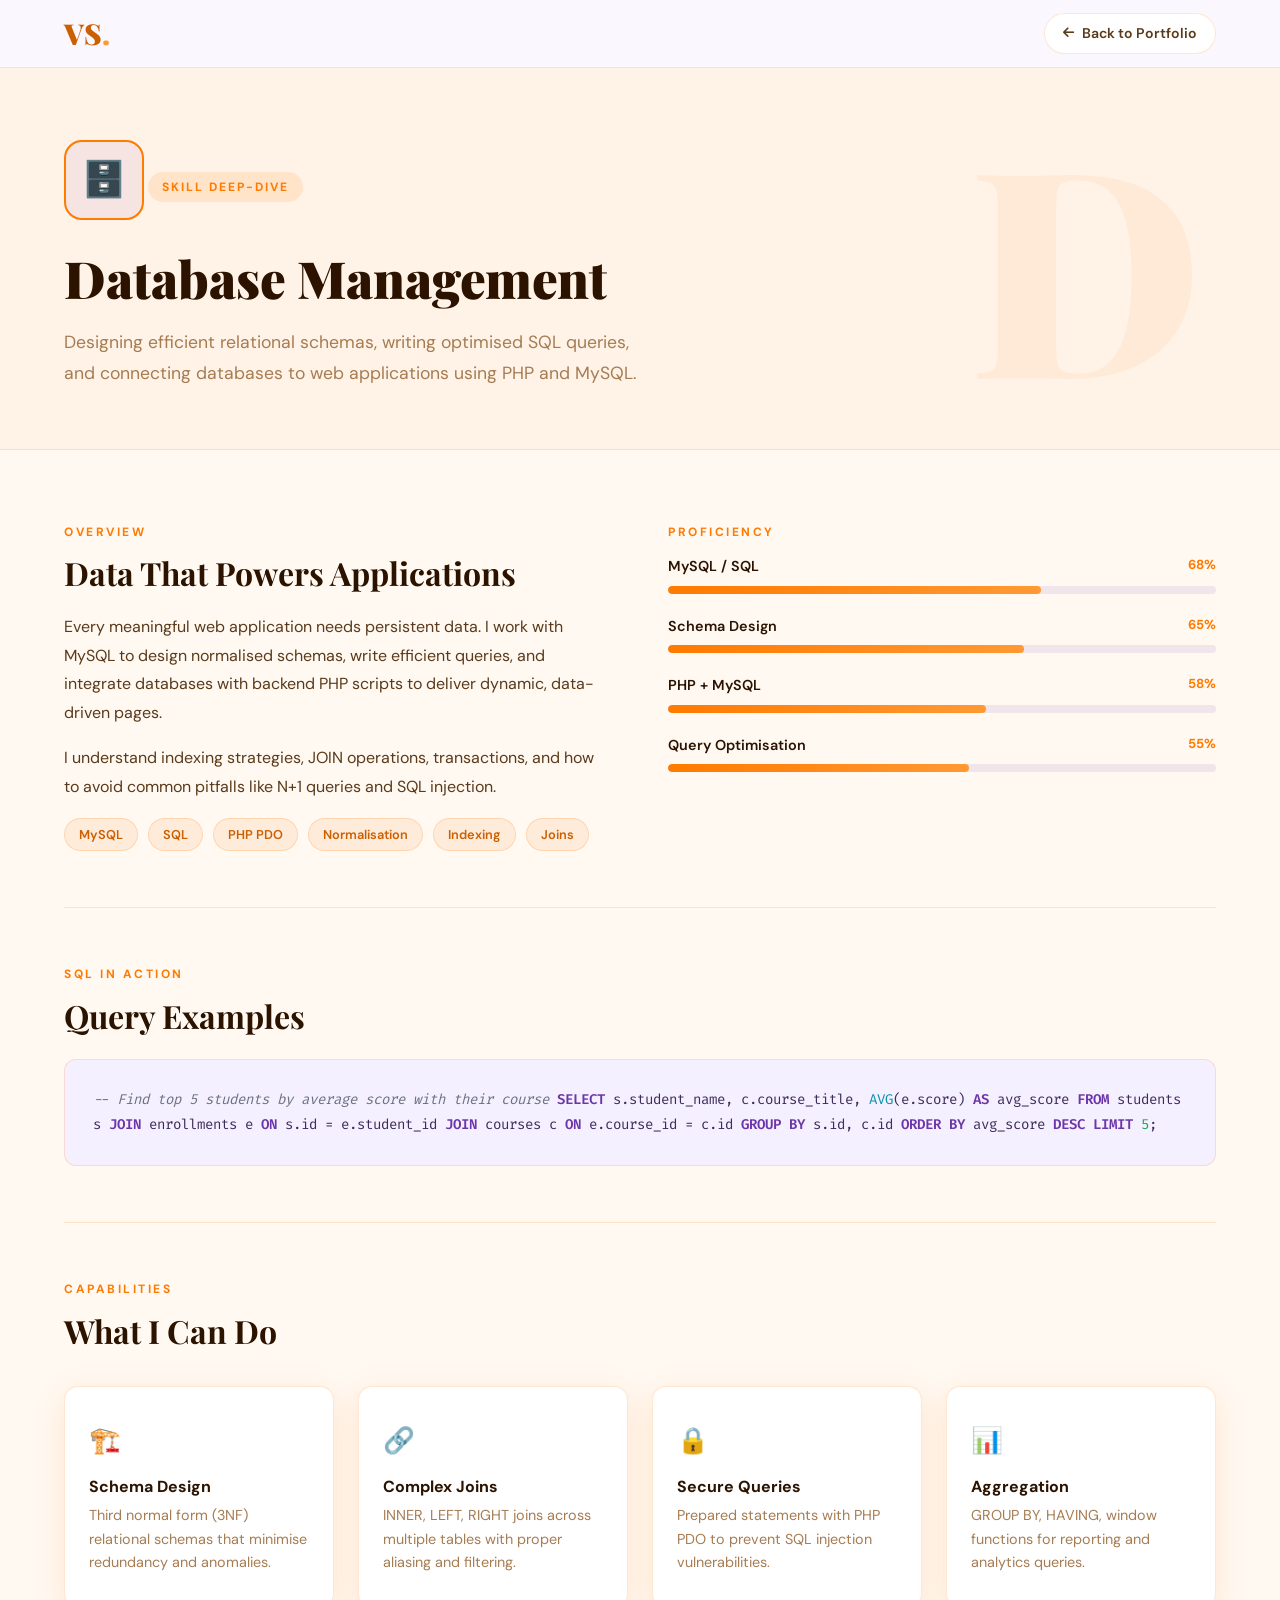
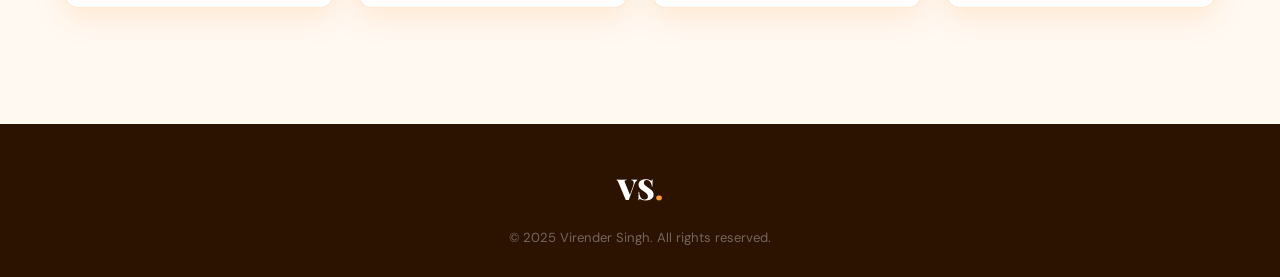
<file: webs/public/pages/database-management.html>
<!DOCTYPE html>
<html lang="en">
<head>
<meta charset="UTF-8"><meta name="viewport" content="width=device-width, initial-scale=1.0">
<title>Database Management — Virender Singh</title>
<link rel="preconnect" href="https://fonts.googleapis.com">
<link href="https://fonts.googleapis.com/css2?family=Playfair+Display:wght@700;900&family=DM+Sans:wght@300;400;500;600&family=Fira+Code:wght@400;500&display=swap" rel="stylesheet">
<link rel="stylesheet" href="../css/_page.css">
<link rel="stylesheet" href="https://cdnjs.cloudflare.com/ajax/libs/font-awesome/6.5.0/css/all.min.css">
</head>
<body>

<header class="site-header">
  <div class="header-inner">
    <div class="logo">VS<span class="logo-dot">.</span></div>
    <a href="../index.html" class="back-btn"><i class="fa-solid fa-arrow-left"></i> Back to Portfolio</a>
  </div>
</header>

<section class="page-hero" data-letter="D">
  <div class="hero-inner">
    <div class="hero-icon">🗄️</div>
    <div class="page-tag">Skill Deep-Dive</div>
    <h1>Database Management</h1>
    <p class="lead">Designing efficient relational schemas, writing optimised SQL queries, and connecting databases to web applications using PHP and MySQL.</p>
  </div>
</section>

<div class="page-content">

  <div class="two-col fade-up">
    <div>
      <div class="section-label">Overview</div>
      <h2 class="section-title">Data That Powers Applications</h2>
      <p class="section-body">Every meaningful web application needs persistent data. I work with MySQL to design normalised schemas, write efficient queries, and integrate databases with backend PHP scripts to deliver dynamic, data-driven pages.</p>
      <p class="section-body">I understand indexing strategies, JOIN operations, transactions, and how to avoid common pitfalls like N+1 queries and SQL injection.</p>
      <div class="tags">
        <span class="tag">MySQL</span><span class="tag">SQL</span><span class="tag">PHP PDO</span>
        <span class="tag">Normalisation</span><span class="tag">Indexing</span><span class="tag">Joins</span>
      </div>
    </div>
    <div>
      <div class="section-label">Proficiency</div>
      <div class="skill-row"><div class="skill-meta"><span class="skill-name">MySQL / SQL</span><span class="skill-pct">68%</span></div><div class="bar-track"><div class="bar-fill" data-w="68%"></div></div></div>
      <div class="skill-row"><div class="skill-meta"><span class="skill-name">Schema Design</span><span class="skill-pct">65%</span></div><div class="bar-track"><div class="bar-fill" data-w="65%"></div></div></div>
      <div class="skill-row"><div class="skill-meta"><span class="skill-name">PHP + MySQL</span><span class="skill-pct">58%</span></div><div class="bar-track"><div class="bar-fill" data-w="58%"></div></div></div>
      <div class="skill-row"><div class="skill-meta"><span class="skill-name">Query Optimisation</span><span class="skill-pct">55%</span></div><div class="bar-track"><div class="bar-fill" data-w="55%"></div></div></div>
    </div>
  </div>

  <div class="divider"></div>

  <div class="section-label fade-up">SQL in Action</div>
  <h2 class="section-title fade-up">Query Examples</h2>
  <div class="code-block fade-up">
<span class="cm">-- Find top 5 students by average score with their course</span>
<span class="kw">SELECT</span>
  s.student_name,
  c.course_title,
  <span class="fn">AVG</span>(e.score) <span class="kw">AS</span> avg_score
<span class="kw">FROM</span> students s
<span class="kw">JOIN</span> enrollments e <span class="kw">ON</span> s.id = e.student_id
<span class="kw">JOIN</span> courses c <span class="kw">ON</span> e.course_id = c.id
<span class="kw">GROUP BY</span> s.id, c.id
<span class="kw">ORDER BY</span> avg_score <span class="kw">DESC</span>
<span class="kw">LIMIT</span> <span class="str">5</span>;
  </div>

  <div class="divider"></div>

  <div class="section-label fade-up">Capabilities</div>
  <h2 class="section-title fade-up">What I Can Do</h2>
  <div class="cards-grid">
    <div class="card fade-up"><div class="card-icon">🏗️</div><h3>Schema Design</h3><p>Third normal form (3NF) relational schemas that minimise redundancy and anomalies.</p></div>
    <div class="card fade-up"><div class="card-icon">🔗</div><h3>Complex Joins</h3><p>INNER, LEFT, RIGHT joins across multiple tables with proper aliasing and filtering.</p></div>
    <div class="card fade-up"><div class="card-icon">🔒</div><h3>Secure Queries</h3><p>Prepared statements with PHP PDO to prevent SQL injection vulnerabilities.</p></div>
    <div class="card fade-up"><div class="card-icon">📊</div><h3>Aggregation</h3><p>GROUP BY, HAVING, window functions for reporting and analytics queries.</p></div>
  </div>

</div>

<footer class="site-footer">
  <div class="footer-inner">
    <div class="footer-logo">VS<span class="logo-dot">.</span></div>
    <p class="footer-copy">&copy; 2025 Virender Singh. All rights reserved.</p>
  </div>
</footer>

<script src="../js/_shared.js"></script>
<script>
  const fills = document.querySelectorAll('.bar-fill');
  const io = new IntersectionObserver(entries => { entries.forEach(e => { if(e.isIntersecting){ e.target.style.width = e.target.dataset.w; io.unobserve(e.target); } }); }, {threshold:0.3});
  fills.forEach(f => io.observe(f));
  const fades = document.querySelectorAll('.fade-up');
  const fo = new IntersectionObserver(entries => { entries.forEach(e => { if(e.isIntersecting){ e.target.classList.add('visible'); fo.unobserve(e.target); } }); }, {threshold:0.1});
  fades.forEach(f => fo.observe(f));
</script>
</body>
</html>
</file>
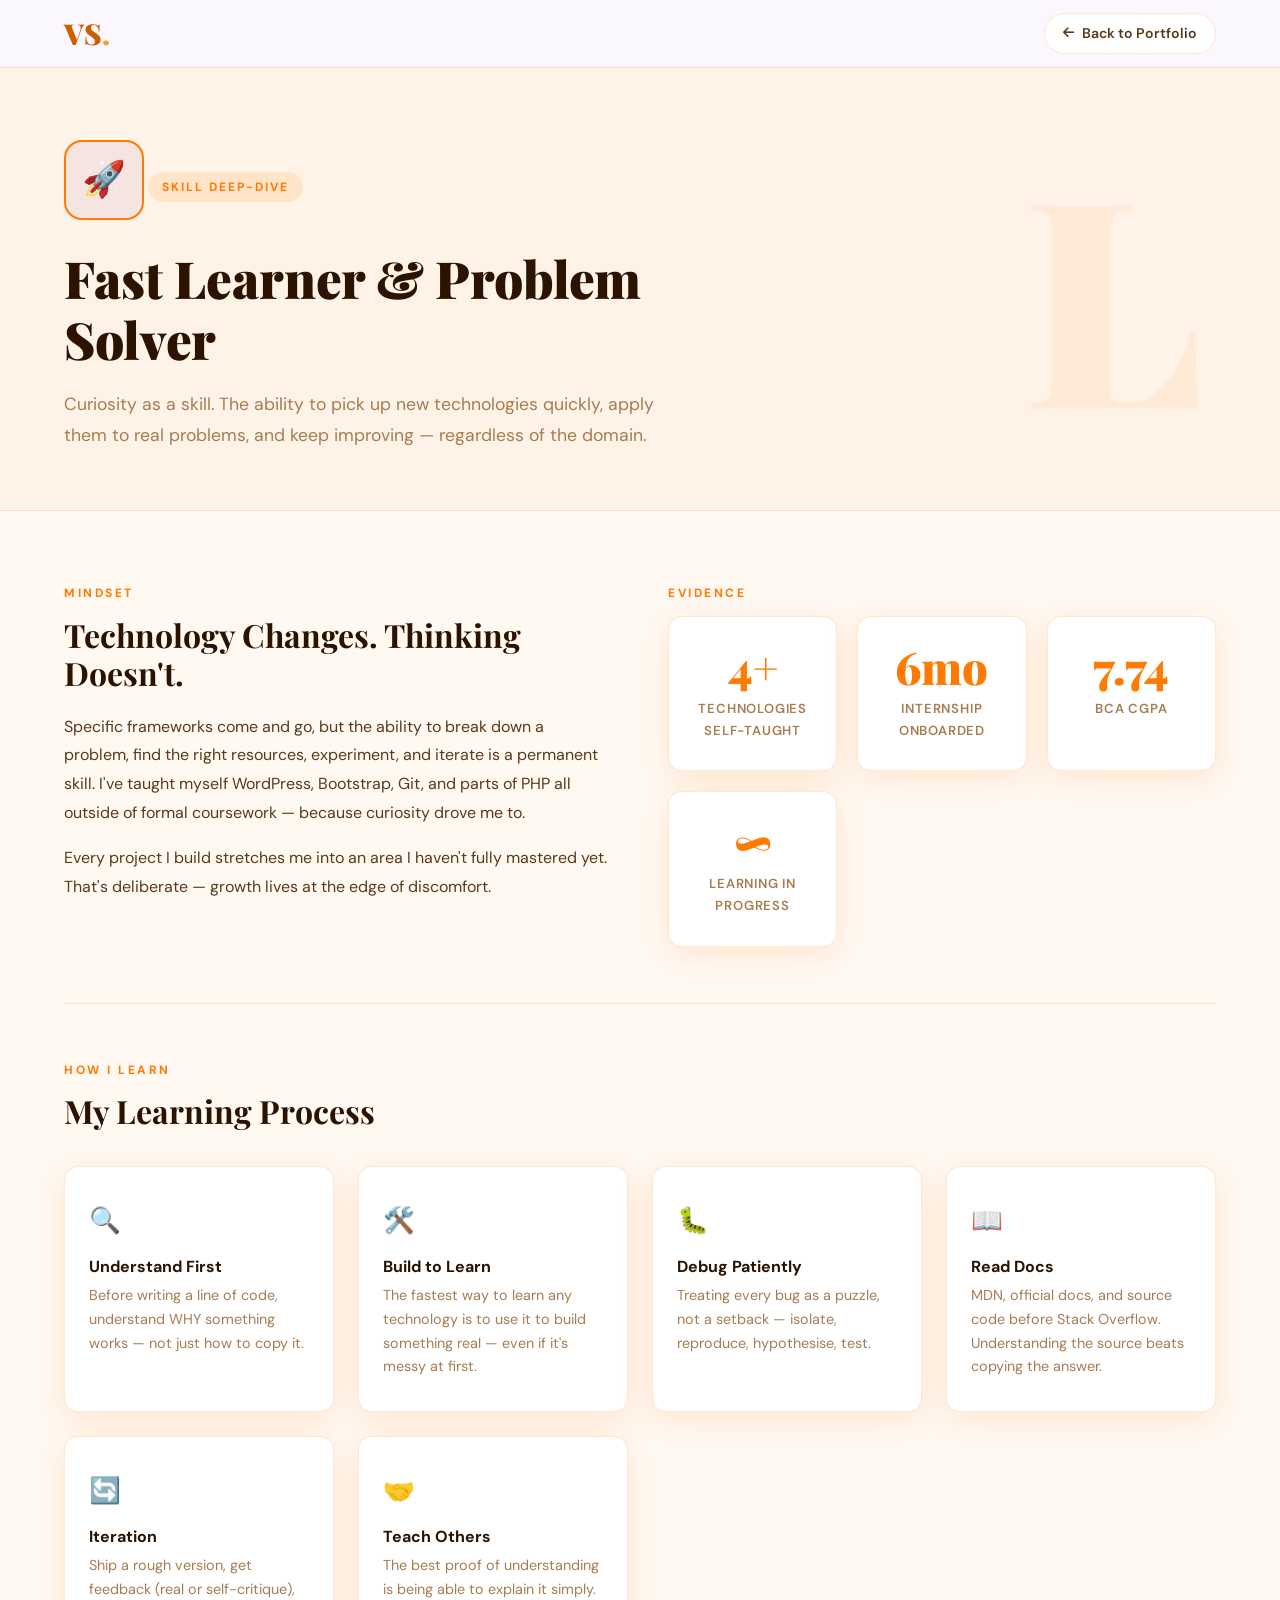
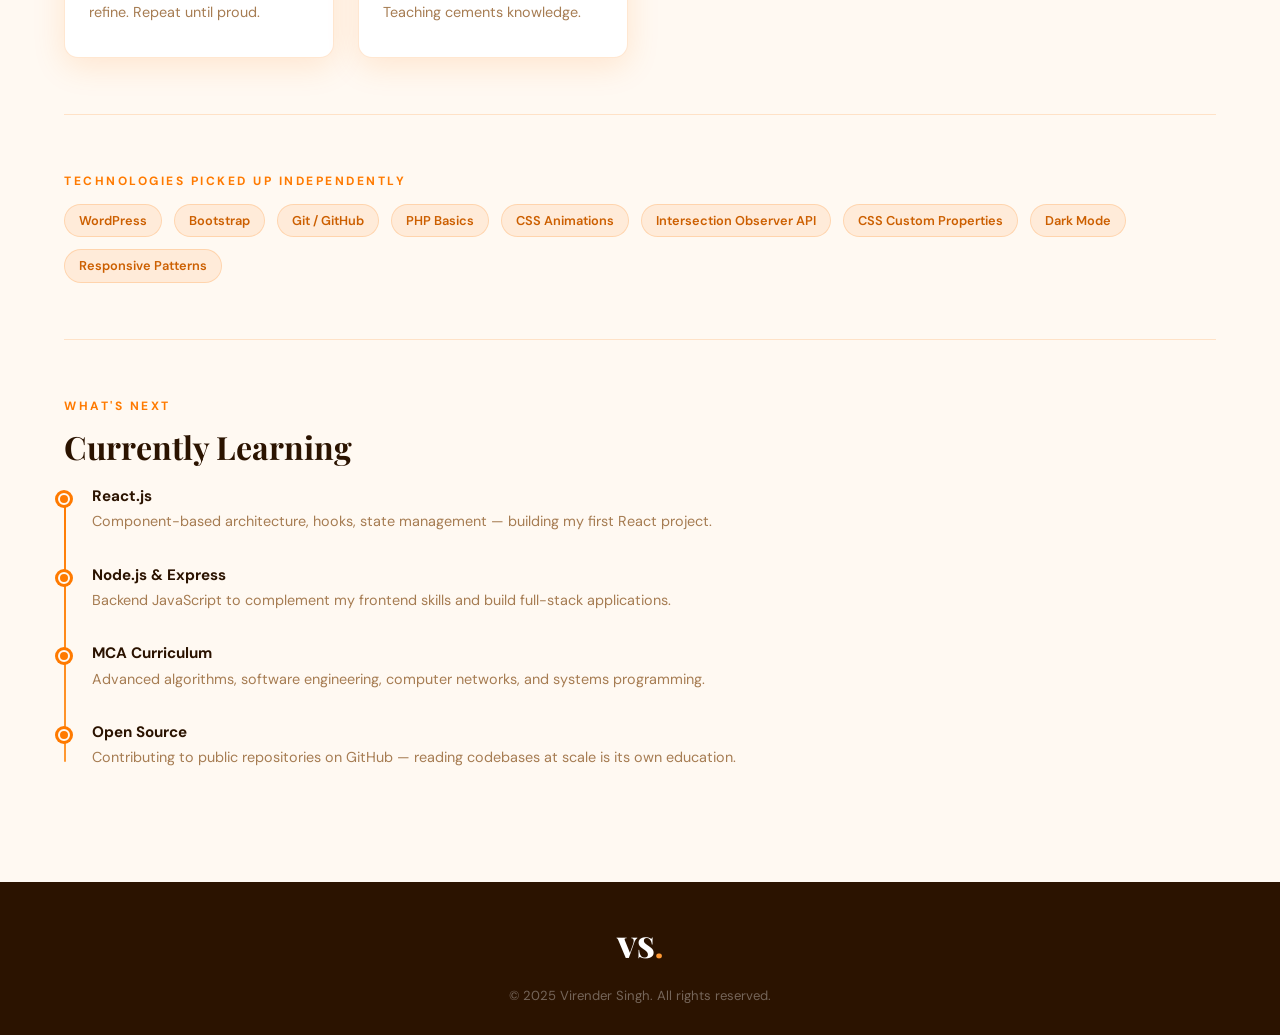
<file: webs/public/pages/fast-learner.html>
<!DOCTYPE html>
<html lang="en">
<head>
<meta charset="UTF-8"><meta name="viewport" content="width=device-width, initial-scale=1.0">
<title>Fast Learner & Problem Solver — Virender Singh</title>
<link rel="preconnect" href="https://fonts.googleapis.com">
<link href="https://fonts.googleapis.com/css2?family=Playfair+Display:wght@700;900&family=DM+Sans:wght@300;400;500;600&family=Fira+Code:wght@400;500&display=swap" rel="stylesheet">
<link rel="stylesheet" href="../css/_page.css">
<link rel="stylesheet" href="https://cdnjs.cloudflare.com/ajax/libs/font-awesome/6.5.0/css/all.min.css">
<style>
.stat-row { display:grid; grid-template-columns:repeat(auto-fit,minmax(160px,1fr)); gap:20px; margin:36px 0; }
.stat-box { background:var(--bg-card); border:1px solid var(--border); border-radius:var(--radius); padding:28px 20px; text-align:center; box-shadow:var(--shadow); }
.stat-num { font-family:'Playfair Display',serif; font-size:2.8rem; font-weight:900; color:var(--primary); line-height:1; }
.stat-label { font-size:0.82rem; color:var(--text-muted); font-weight:600; margin-top:8px; text-transform:uppercase; letter-spacing:0.8px; }
</style>
</head>
<body>

<header class="site-header">
  <div class="header-inner">
    <div class="logo">VS<span class="logo-dot">.</span></div>
    <a href="../index.html" class="back-btn"><i class="fa-solid fa-arrow-left"></i> Back to Portfolio</a>
  </div>
</header>

<section class="page-hero" data-letter="L">
  <div class="hero-inner">
    <div class="hero-icon">🚀</div>
    <div class="page-tag">Skill Deep-Dive</div>
    <h1>Fast Learner &amp; Problem Solver</h1>
    <p class="lead">Curiosity as a skill. The ability to pick up new technologies quickly, apply them to real problems, and keep improving — regardless of the domain.</p>
  </div>
</section>

<div class="page-content">

  <div class="two-col fade-up">
    <div>
      <div class="section-label">Mindset</div>
      <h2 class="section-title">Technology Changes. Thinking Doesn't.</h2>
      <p class="section-body">Specific frameworks come and go, but the ability to break down a problem, find the right resources, experiment, and iterate is a permanent skill. I've taught myself WordPress, Bootstrap, Git, and parts of PHP all outside of formal coursework — because curiosity drove me to.</p>
      <p class="section-body">Every project I build stretches me into an area I haven't fully mastered yet. That's deliberate — growth lives at the edge of discomfort.</p>
    </div>
    <div>
      <div class="section-label">Evidence</div>
      <div class="stat-row" style="margin:0">
        <div class="stat-box"><div class="stat-num">4+</div><div class="stat-label">Technologies self-taught</div></div>
        <div class="stat-box"><div class="stat-num">6mo</div><div class="stat-label">Internship onboarded</div></div>
        <div class="stat-box"><div class="stat-num">7.74</div><div class="stat-label">BCA CGPA</div></div>
        <div class="stat-box"><div class="stat-num">∞</div><div class="stat-label">Learning in progress</div></div>
      </div>
    </div>
  </div>

  <div class="divider"></div>

  <div class="section-label fade-up">How I Learn</div>
  <h2 class="section-title fade-up">My Learning Process</h2>
  <div class="cards-grid">
    <div class="card fade-up"><div class="card-icon">🔍</div><h3>Understand First</h3><p>Before writing a line of code, understand WHY something works — not just how to copy it.</p></div>
    <div class="card fade-up"><div class="card-icon">🛠️</div><h3>Build to Learn</h3><p>The fastest way to learn any technology is to use it to build something real — even if it's messy at first.</p></div>
    <div class="card fade-up"><div class="card-icon">🐛</div><h3>Debug Patiently</h3><p>Treating every bug as a puzzle, not a setback — isolate, reproduce, hypothesise, test.</p></div>
    <div class="card fade-up"><div class="card-icon">📖</div><h3>Read Docs</h3><p>MDN, official docs, and source code before Stack Overflow. Understanding the source beats copying the answer.</p></div>
    <div class="card fade-up"><div class="card-icon">🔄</div><h3>Iteration</h3><p>Ship a rough version, get feedback (real or self-critique), refine. Repeat until proud.</p></div>
    <div class="card fade-up"><div class="card-icon">🤝</div><h3>Teach Others</h3><p>The best proof of understanding is being able to explain it simply. Teaching cements knowledge.</p></div>
  </div>

  <div class="divider"></div>

  <div class="section-label fade-up">Technologies Picked Up Independently</div>
  <div class="tags fade-up" style="gap:12px;margin-top:0">
    <span class="tag">WordPress</span><span class="tag">Bootstrap</span><span class="tag">Git / GitHub</span>
    <span class="tag">PHP Basics</span><span class="tag">CSS Animations</span><span class="tag">Intersection Observer API</span>
    <span class="tag">CSS Custom Properties</span><span class="tag">Dark Mode</span><span class="tag">Responsive Patterns</span>
  </div>

  <div class="divider"></div>

  <div class="section-label fade-up">What's Next</div>
  <h2 class="section-title fade-up">Currently Learning</h2>
  <div class="timeline fade-up">
    <div class="tl-item"><h4>React.js</h4><p>Component-based architecture, hooks, state management — building my first React project.</p></div>
    <div class="tl-item"><h4>Node.js & Express</h4><p>Backend JavaScript to complement my frontend skills and build full-stack applications.</p></div>
    <div class="tl-item"><h4>MCA Curriculum</h4><p>Advanced algorithms, software engineering, computer networks, and systems programming.</p></div>
    <div class="tl-item"><h4>Open Source</h4><p>Contributing to public repositories on GitHub — reading codebases at scale is its own education.</p></div>
  </div>

</div>

<footer class="site-footer">
  <div class="footer-inner">
    <div class="footer-logo">VS<span class="logo-dot">.</span></div>
    <p class="footer-copy">&copy; 2025 Virender Singh. All rights reserved.</p>
  </div>
</footer>

<script src="../js/_shared.js"></script>
<script>
  const fades = document.querySelectorAll('.fade-up');
  const fo = new IntersectionObserver(entries => { entries.forEach(e => { if(e.isIntersecting){ e.target.classList.add('visible'); fo.unobserve(e.target); } }); }, {threshold:0.1});
  fades.forEach(f => fo.observe(f));
</script>
</body>
</html>
</file>
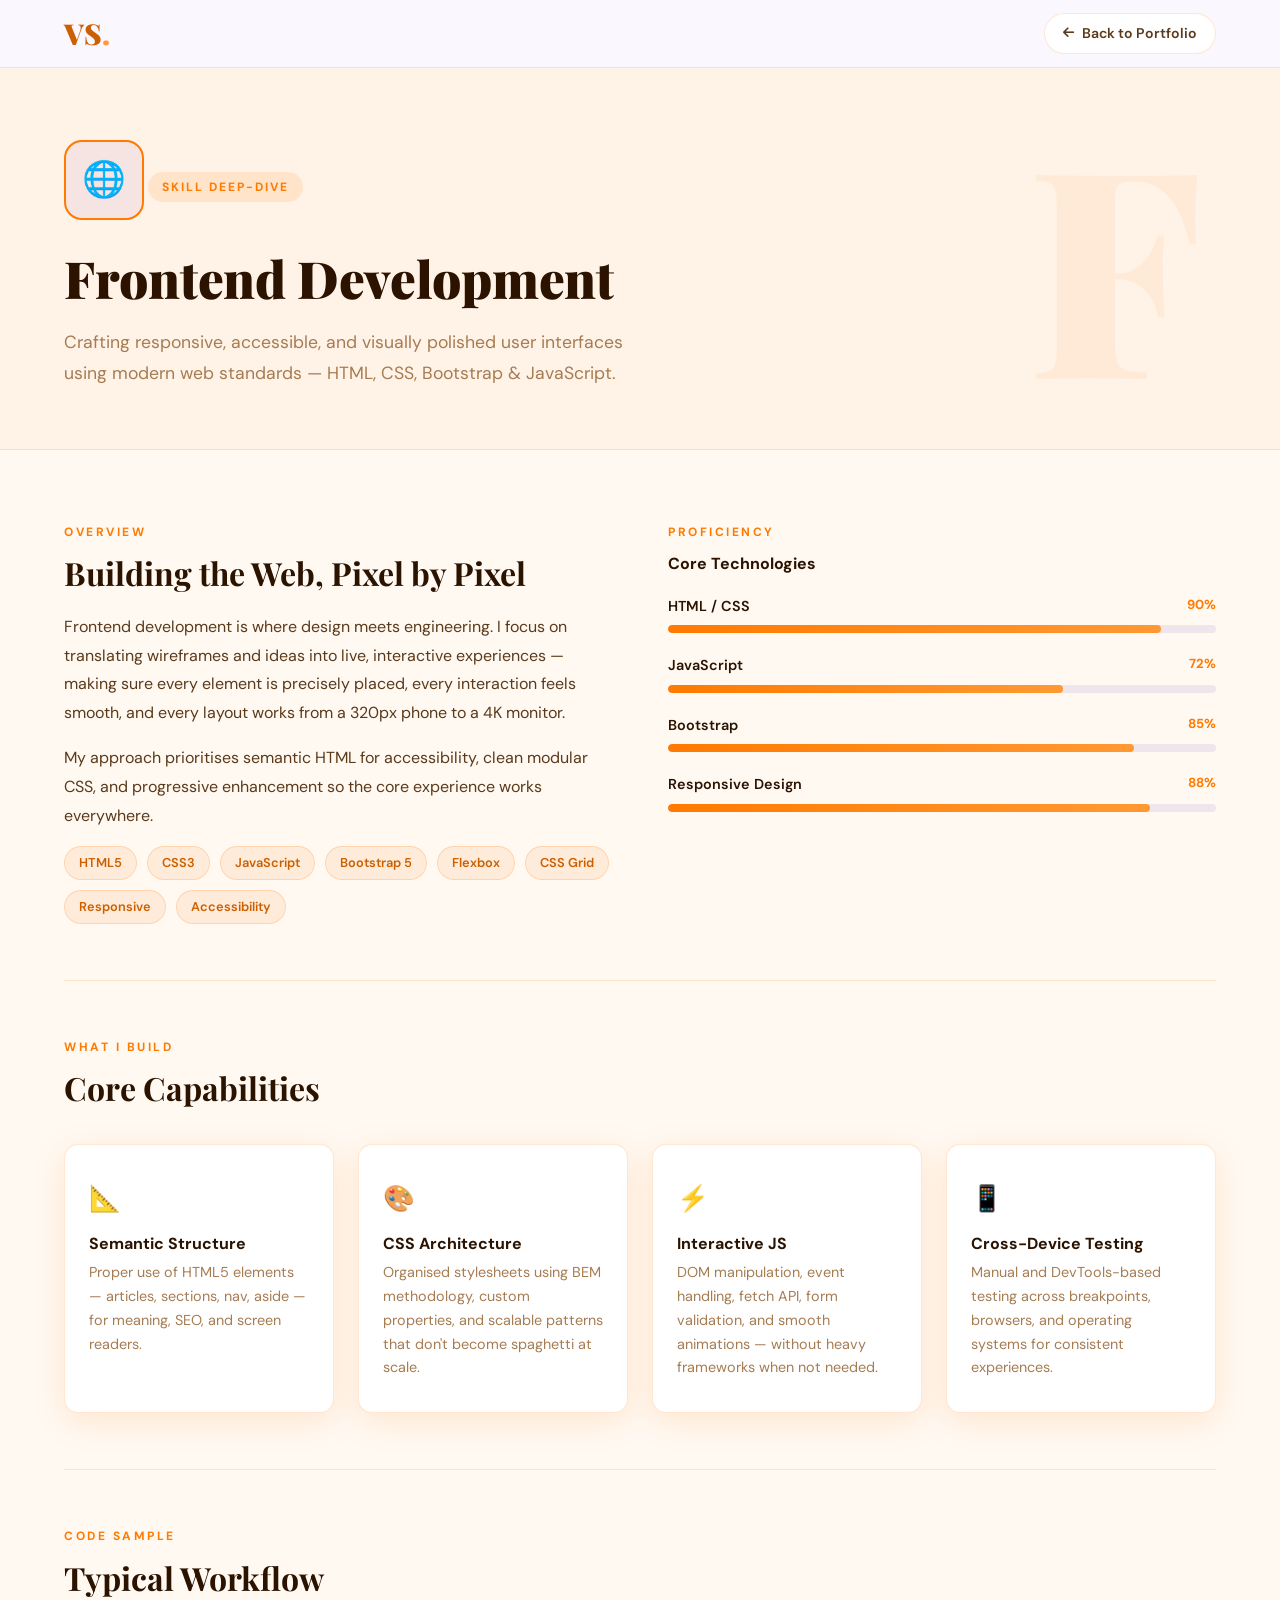
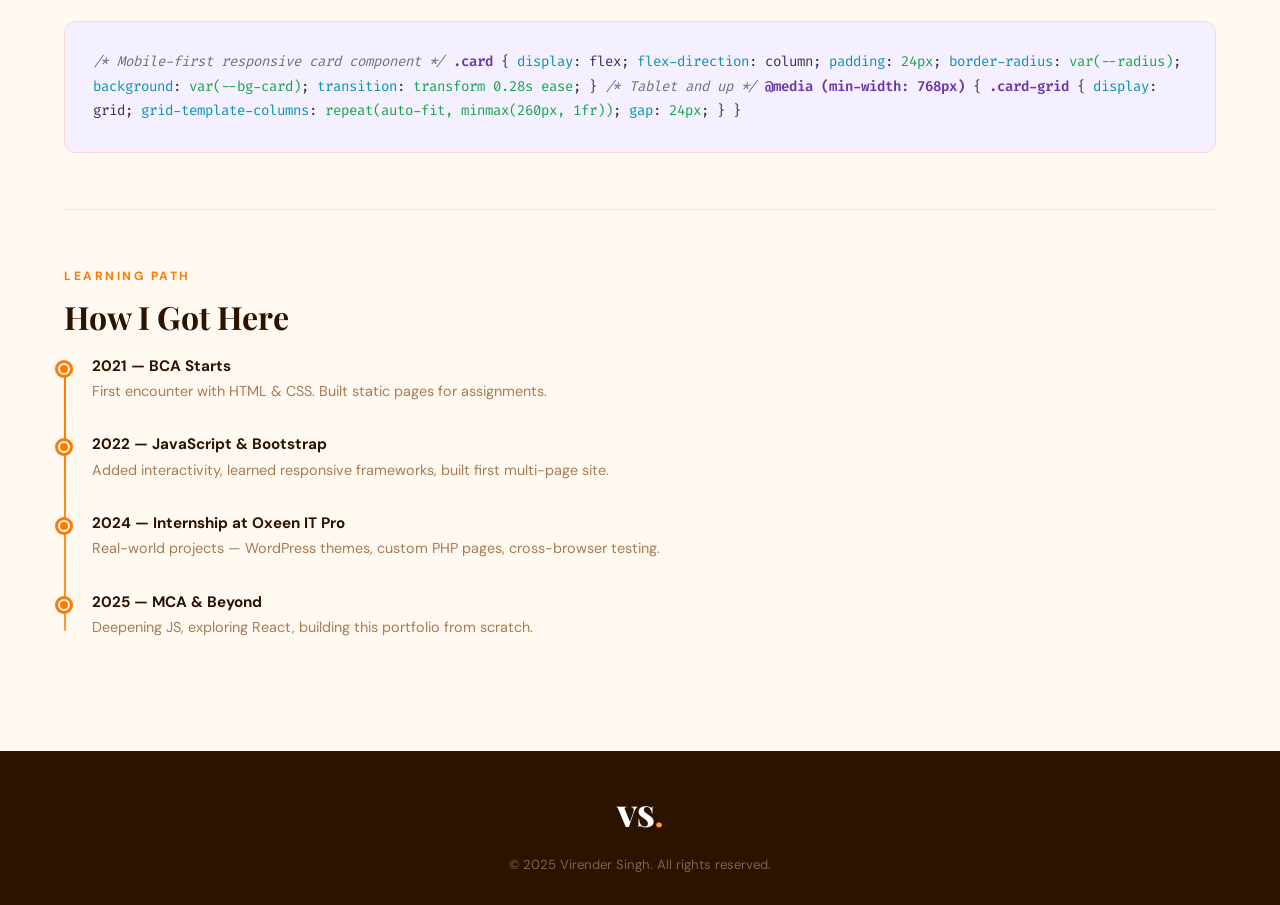
<file: webs/public/pages/frontend-development.html>
<!DOCTYPE html>
<html lang="en">
<head>
<meta charset="UTF-8"><meta name="viewport" content="width=device-width, initial-scale=1.0">
<title>Frontend Development — Virender Singh</title>
<link rel="preconnect" href="https://fonts.googleapis.com">
<link href="https://fonts.googleapis.com/css2?family=Playfair+Display:wght@700;900&family=DM+Sans:wght@300;400;500;600&family=Fira+Code:wght@400;500&display=swap" rel="stylesheet">
<link rel="stylesheet" href="../css/_page.css">
<link rel="stylesheet" href="https://cdnjs.cloudflare.com/ajax/libs/font-awesome/6.5.0/css/all.min.css">
</head>
<body>

<header class="site-header">
  <div class="header-inner">
    <div class="logo">VS<span class="logo-dot">.</span></div>
    <a href="../index.html" class="back-btn"><i class="fa-solid fa-arrow-left"></i> Back to Portfolio</a>
  </div>
</header>

<section class="page-hero" data-letter="F">
  <div class="hero-inner">
    <div class="hero-icon">🌐</div>
    <div class="page-tag">Skill Deep-Dive</div>
    <h1>Frontend Development</h1>
    <p class="lead">Crafting responsive, accessible, and visually polished user interfaces using modern web standards — HTML, CSS, Bootstrap & JavaScript.</p>
  </div>
</section>

<div class="page-content">

  <div class="two-col fade-up">
    <div>
      <div class="section-label">Overview</div>
      <h2 class="section-title">Building the Web, Pixel by Pixel</h2>
      <p class="section-body">Frontend development is where design meets engineering. I focus on translating wireframes and ideas into live, interactive experiences — making sure every element is precisely placed, every interaction feels smooth, and every layout works from a 320px phone to a 4K monitor.</p>
      <p class="section-body">My approach prioritises semantic HTML for accessibility, clean modular CSS, and progressive enhancement so the core experience works everywhere.</p>
      <div class="tags">
        <span class="tag">HTML5</span><span class="tag">CSS3</span><span class="tag">JavaScript</span>
        <span class="tag">Bootstrap 5</span><span class="tag">Flexbox</span><span class="tag">CSS Grid</span>
        <span class="tag">Responsive</span><span class="tag">Accessibility</span>
      </div>
    </div>
    <div>
      <div class="section-label">Proficiency</div>
      <h3 style="font-family:'DM Sans',sans-serif;font-size:1rem;font-weight:700;margin-bottom:20px;color:var(--text-head)">Core Technologies</h3>
      <div class="skill-row"><div class="skill-meta"><span class="skill-name">HTML / CSS</span><span class="skill-pct">90%</span></div><div class="bar-track"><div class="bar-fill" data-w="90%"></div></div></div>
      <div class="skill-row"><div class="skill-meta"><span class="skill-name">JavaScript</span><span class="skill-pct">72%</span></div><div class="bar-track"><div class="bar-fill" data-w="72%"></div></div></div>
      <div class="skill-row"><div class="skill-meta"><span class="skill-name">Bootstrap</span><span class="skill-pct">85%</span></div><div class="bar-track"><div class="bar-fill" data-w="85%"></div></div></div>
      <div class="skill-row"><div class="skill-meta"><span class="skill-name">Responsive Design</span><span class="skill-pct">88%</span></div><div class="bar-track"><div class="bar-fill" data-w="88%"></div></div></div>
    </div>
  </div>

  <div class="divider"></div>

  <div class="section-label fade-up">What I Build</div>
  <h2 class="section-title fade-up">Core Capabilities</h2>
  <div class="cards-grid">
    <div class="card fade-up">
      <div class="card-icon">📐</div>
      <h3>Semantic Structure</h3>
      <p>Proper use of HTML5 elements — articles, sections, nav, aside — for meaning, SEO, and screen readers.</p>
    </div>
    <div class="card fade-up">
      <div class="card-icon">🎨</div>
      <h3>CSS Architecture</h3>
      <p>Organised stylesheets using BEM methodology, custom properties, and scalable patterns that don't become spaghetti at scale.</p>
    </div>
    <div class="card fade-up">
      <div class="card-icon">⚡</div>
      <h3>Interactive JS</h3>
      <p>DOM manipulation, event handling, fetch API, form validation, and smooth animations — without heavy frameworks when not needed.</p>
    </div>
    <div class="card fade-up">
      <div class="card-icon">📱</div>
      <h3>Cross-Device Testing</h3>
      <p>Manual and DevTools-based testing across breakpoints, browsers, and operating systems for consistent experiences.</p>
    </div>
  </div>

  <div class="divider"></div>

  <div class="section-label fade-up">Code Sample</div>
  <h2 class="section-title fade-up">Typical Workflow</h2>
  <div class="code-block fade-up">
<span class="cm">/* Mobile-first responsive card component */</span>
<span class="kw">.card</span> {
  <span class="fn">display</span>: flex;
  <span class="fn">flex-direction</span>: column;
  <span class="fn">padding</span>: <span class="str">24px</span>;
  <span class="fn">border-radius</span>: <span class="str">var(--radius)</span>;
  <span class="fn">background</span>: <span class="str">var(--bg-card)</span>;
  <span class="fn">transition</span>: <span class="str">transform 0.28s ease</span>;
}

<span class="cm">/* Tablet and up */</span>
<span class="kw">@media (min-width: 768px)</span> {
  <span class="kw">.card-grid</span> {
    <span class="fn">display</span>: grid;
    <span class="fn">grid-template-columns</span>: <span class="str">repeat(auto-fit, minmax(260px, 1fr))</span>;
    <span class="fn">gap</span>: <span class="str">24px</span>;
  }
}
  </div>

  <div class="divider"></div>

  <div class="section-label fade-up">Learning Path</div>
  <h2 class="section-title fade-up">How I Got Here</h2>
  <div class="timeline fade-up">
    <div class="tl-item"><h4>2021 — BCA Starts</h4><p>First encounter with HTML & CSS. Built static pages for assignments.</p></div>
    <div class="tl-item"><h4>2022 — JavaScript & Bootstrap</h4><p>Added interactivity, learned responsive frameworks, built first multi-page site.</p></div>
    <div class="tl-item"><h4>2024 — Internship at Oxeen IT Pro</h4><p>Real-world projects — WordPress themes, custom PHP pages, cross-browser testing.</p></div>
    <div class="tl-item"><h4>2025 — MCA & Beyond</h4><p>Deepening JS, exploring React, building this portfolio from scratch.</p></div>
  </div>

</div>

<footer class="site-footer">
  <div class="footer-inner">
    <div class="footer-logo">VS<span class="logo-dot">.</span></div>
    <p class="footer-copy">&copy; 2025 Virender Singh. All rights reserved.</p>
  </div>
</footer>

<script src="../js/_shared.js"></script>
<script>
  // Animate bars on scroll
  const fills = document.querySelectorAll('.bar-fill');
  const io = new IntersectionObserver(entries => {
    entries.forEach(e => { if(e.isIntersecting){ e.target.style.width = e.target.dataset.w; io.unobserve(e.target); } });
  }, {threshold:0.3});
  fills.forEach(f => io.observe(f));

  // Fade-up
  const fades = document.querySelectorAll('.fade-up');
  const fo = new IntersectionObserver(entries => {
    entries.forEach(e => { if(e.isIntersecting){ e.target.classList.add('visible'); fo.unobserve(e.target); } });
  }, {threshold:0.1});
  fades.forEach(f => fo.observe(f));
</script>
</body>
</html>
</file>
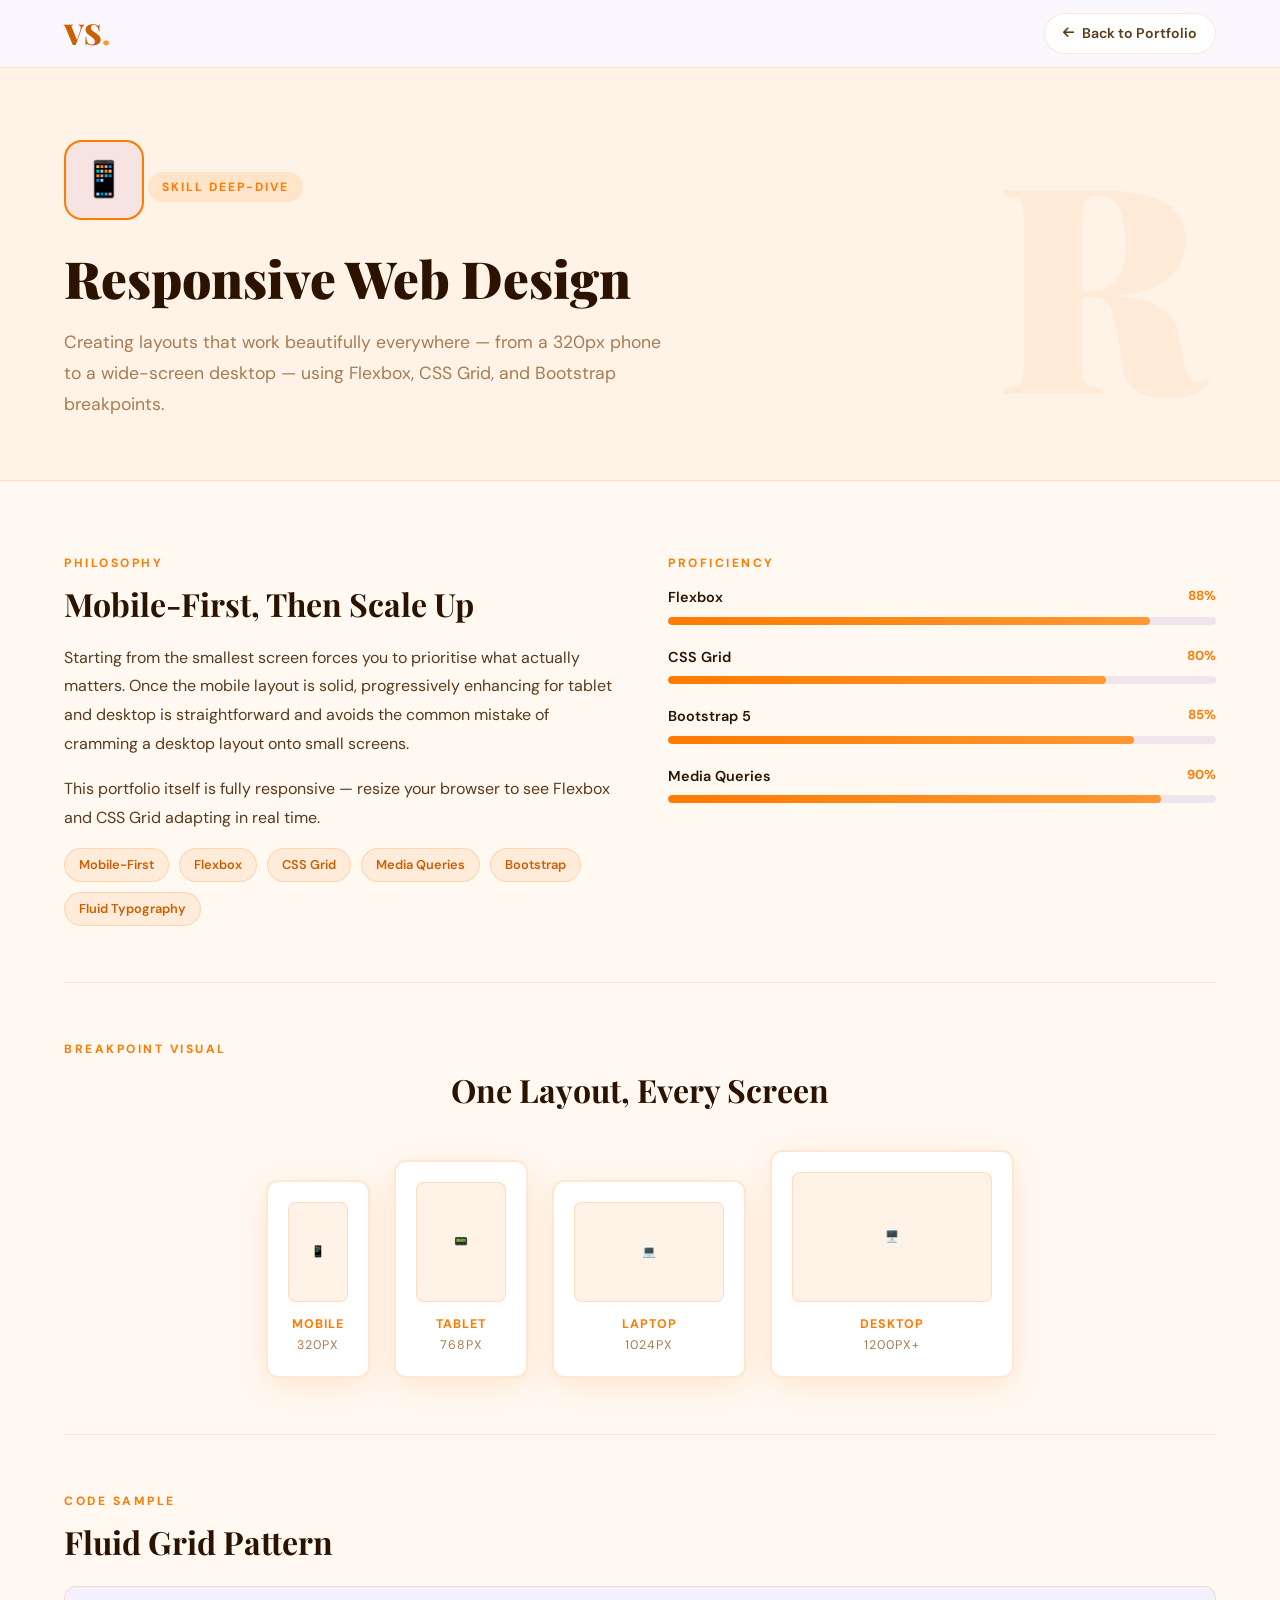
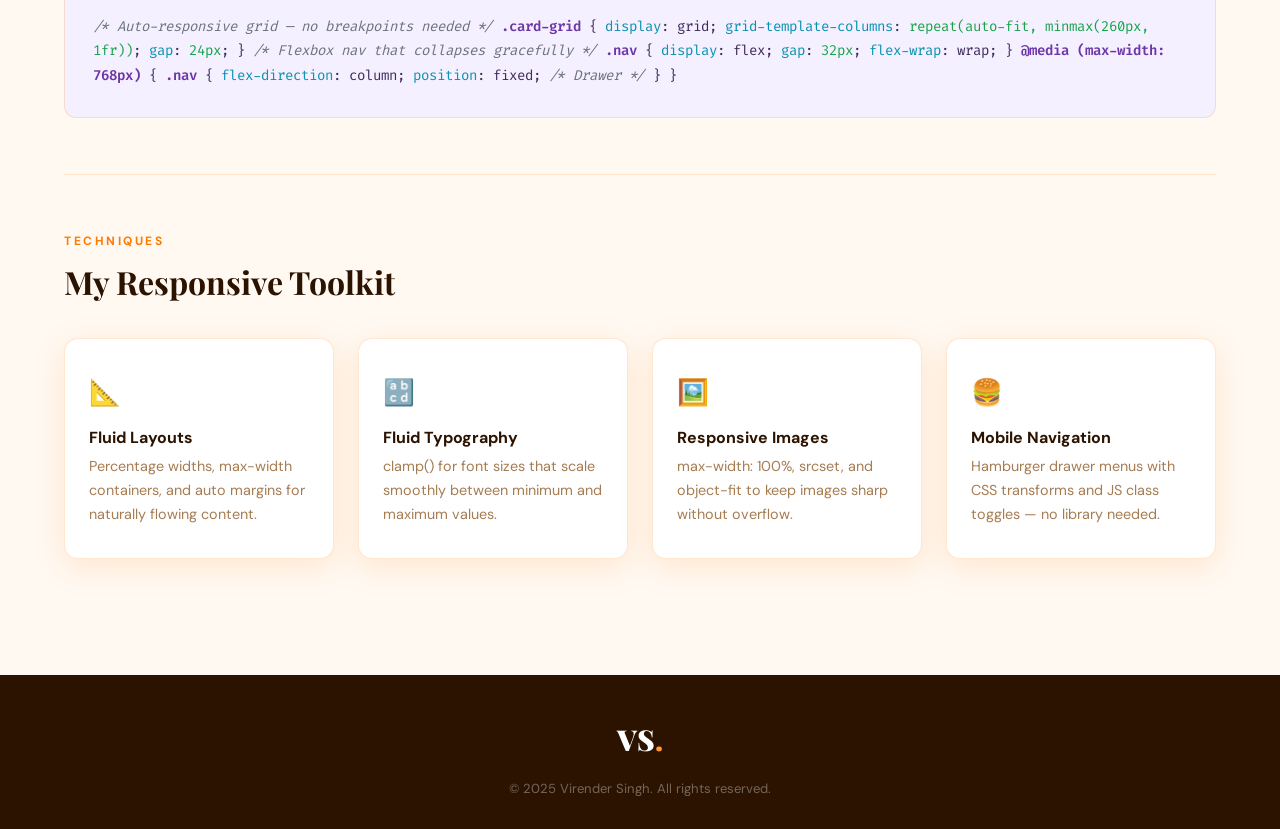
<file: webs/public/pages/responsive-design.html>
<!DOCTYPE html>
<html lang="en">
<head>
<meta charset="UTF-8"><meta name="viewport" content="width=device-width, initial-scale=1.0">
<title>Responsive Web Design — Virender Singh</title>
<link rel="preconnect" href="https://fonts.googleapis.com">
<link href="https://fonts.googleapis.com/css2?family=Playfair+Display:wght@700;900&family=DM+Sans:wght@300;400;500;600&family=Fira+Code:wght@400;500&display=swap" rel="stylesheet">
<link rel="stylesheet" href="../css/_page.css">
<link rel="stylesheet" href="https://cdnjs.cloudflare.com/ajax/libs/font-awesome/6.5.0/css/all.min.css">
<style>
.device-row { display:flex; gap:24px; align-items:flex-end; justify-content:center; margin:40px 0; flex-wrap:wrap; }
.device { background:var(--bg-card); border:2px solid var(--border); border-radius:12px; padding:20px; text-align:center; box-shadow:var(--shadow); transition:transform 0.3s; }
.device:hover { transform:translateY(-6px); }
.device-screen { background:var(--bg-section); border-radius:8px; margin-bottom:12px; display:flex; align-items:center; justify-content:center; font-size:0.7rem; color:var(--text-muted); font-weight:600; border:1px solid var(--border); }
.device-label { font-size:0.78rem; font-weight:700; color:var(--primary); text-transform:uppercase; letter-spacing:1px; }
</style>
</head>
<body>

<header class="site-header">
  <div class="header-inner">
    <div class="logo">VS<span class="logo-dot">.</span></div>
    <a href="../index.html" class="back-btn"><i class="fa-solid fa-arrow-left"></i> Back to Portfolio</a>
  </div>
</header>

<section class="page-hero" data-letter="R">
  <div class="hero-inner">
    <div class="hero-icon">📱</div>
    <div class="page-tag">Skill Deep-Dive</div>
    <h1>Responsive Web Design</h1>
    <p class="lead">Creating layouts that work beautifully everywhere — from a 320px phone to a wide-screen desktop — using Flexbox, CSS Grid, and Bootstrap breakpoints.</p>
  </div>
</section>

<div class="page-content">

  <div class="two-col fade-up">
    <div>
      <div class="section-label">Philosophy</div>
      <h2 class="section-title">Mobile-First, Then Scale Up</h2>
      <p class="section-body">Starting from the smallest screen forces you to prioritise what actually matters. Once the mobile layout is solid, progressively enhancing for tablet and desktop is straightforward and avoids the common mistake of cramming a desktop layout onto small screens.</p>
      <p class="section-body">This portfolio itself is fully responsive — resize your browser to see Flexbox and CSS Grid adapting in real time.</p>
      <div class="tags">
        <span class="tag">Mobile-First</span><span class="tag">Flexbox</span><span class="tag">CSS Grid</span>
        <span class="tag">Media Queries</span><span class="tag">Bootstrap</span><span class="tag">Fluid Typography</span>
      </div>
    </div>
    <div>
      <div class="section-label">Proficiency</div>
      <div class="skill-row"><div class="skill-meta"><span class="skill-name">Flexbox</span><span class="skill-pct">88%</span></div><div class="bar-track"><div class="bar-fill" data-w="88%"></div></div></div>
      <div class="skill-row"><div class="skill-meta"><span class="skill-name">CSS Grid</span><span class="skill-pct">80%</span></div><div class="bar-track"><div class="bar-fill" data-w="80%"></div></div></div>
      <div class="skill-row"><div class="skill-meta"><span class="skill-name">Bootstrap 5</span><span class="skill-pct">85%</span></div><div class="bar-track"><div class="bar-fill" data-w="85%"></div></div></div>
      <div class="skill-row"><div class="skill-meta"><span class="skill-name">Media Queries</span><span class="skill-pct">90%</span></div><div class="bar-track"><div class="bar-fill" data-w="90%"></div></div></div>
    </div>
  </div>

  <div class="divider"></div>

  <div class="section-label fade-up">Breakpoint Visual</div>
  <h2 class="section-title fade-up" style="text-align:center">One Layout, Every Screen</h2>
  <div class="device-row fade-up">
    <div class="device">
      <div class="device-screen" style="width:60px;height:100px">📱</div>
      <div class="device-label">Mobile<br><span style="font-weight:400;color:var(--text-muted)">320px</span></div>
    </div>
    <div class="device">
      <div class="device-screen" style="width:90px;height:120px">📟</div>
      <div class="device-label">Tablet<br><span style="font-weight:400;color:var(--text-muted)">768px</span></div>
    </div>
    <div class="device">
      <div class="device-screen" style="width:150px;height:100px">💻</div>
      <div class="device-label">Laptop<br><span style="font-weight:400;color:var(--text-muted)">1024px</span></div>
    </div>
    <div class="device">
      <div class="device-screen" style="width:200px;height:130px">🖥️</div>
      <div class="device-label">Desktop<br><span style="font-weight:400;color:var(--text-muted)">1200px+</span></div>
    </div>
  </div>

  <div class="divider"></div>

  <div class="section-label fade-up">Code Sample</div>
  <h2 class="section-title fade-up">Fluid Grid Pattern</h2>
  <div class="code-block fade-up">
<span class="cm">/* Auto-responsive grid — no breakpoints needed */</span>
<span class="kw">.card-grid</span> {
  <span class="fn">display</span>: grid;
  <span class="fn">grid-template-columns</span>: <span class="str">repeat(auto-fit, minmax(260px, 1fr))</span>;
  <span class="fn">gap</span>: <span class="str">24px</span>;
}

<span class="cm">/* Flexbox nav that collapses gracefully */</span>
<span class="kw">.nav</span> {
  <span class="fn">display</span>: flex;
  <span class="fn">gap</span>: <span class="str">32px</span>;
  <span class="fn">flex-wrap</span>: wrap;
}

<span class="kw">@media (max-width: 768px)</span> {
  <span class="kw">.nav</span> {
    <span class="fn">flex-direction</span>: column;
    <span class="fn">position</span>: fixed; <span class="cm">/* Drawer */</span>
  }
}
  </div>

  <div class="divider"></div>

  <div class="section-label fade-up">Techniques</div>
  <h2 class="section-title fade-up">My Responsive Toolkit</h2>
  <div class="cards-grid">
    <div class="card fade-up"><div class="card-icon">📐</div><h3>Fluid Layouts</h3><p>Percentage widths, max-width containers, and auto margins for naturally flowing content.</p></div>
    <div class="card fade-up"><div class="card-icon">🔡</div><h3>Fluid Typography</h3><p>clamp() for font sizes that scale smoothly between minimum and maximum values.</p></div>
    <div class="card fade-up"><div class="card-icon">🖼️</div><h3>Responsive Images</h3><p>max-width: 100%, srcset, and object-fit to keep images sharp without overflow.</p></div>
    <div class="card fade-up"><div class="card-icon">🍔</div><h3>Mobile Navigation</h3><p>Hamburger drawer menus with CSS transforms and JS class toggles — no library needed.</p></div>
  </div>

</div>

<footer class="site-footer">
  <div class="footer-inner">
    <div class="footer-logo">VS<span class="logo-dot">.</span></div>
    <p class="footer-copy">&copy; 2025 Virender Singh. All rights reserved.</p>
  </div>
</footer>

<script src="../js/_shared.js"></script>
<script>
  const fills = document.querySelectorAll('.bar-fill');
  const io = new IntersectionObserver(entries => { entries.forEach(e => { if(e.isIntersecting){ e.target.style.width = e.target.dataset.w; io.unobserve(e.target); } }); }, {threshold:0.3});
  fills.forEach(f => io.observe(f));
  const fades = document.querySelectorAll('.fade-up');
  const fo = new IntersectionObserver(entries => { entries.forEach(e => { if(e.isIntersecting){ e.target.classList.add('visible'); fo.unobserve(e.target); } }); }, {threshold:0.1});
  fades.forEach(f => fo.observe(f));
</script>
</body>
</html>
</file>
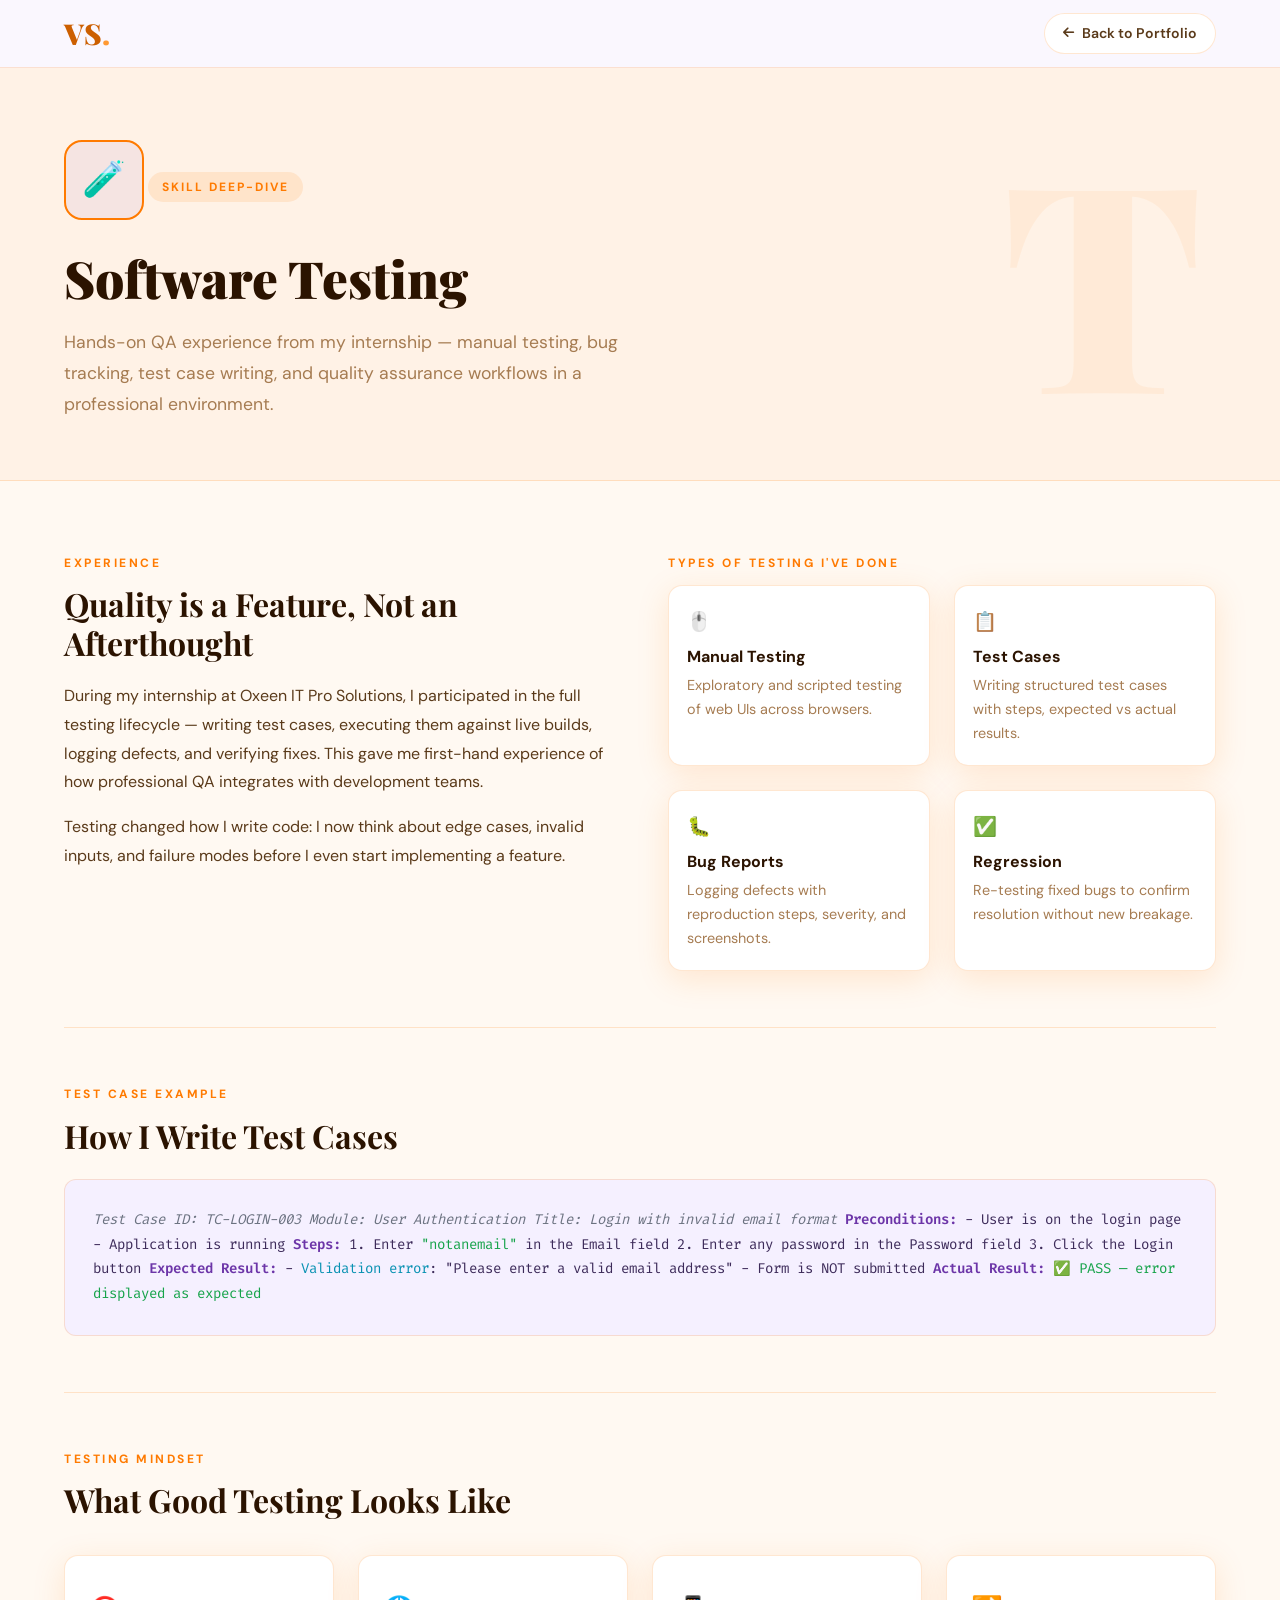
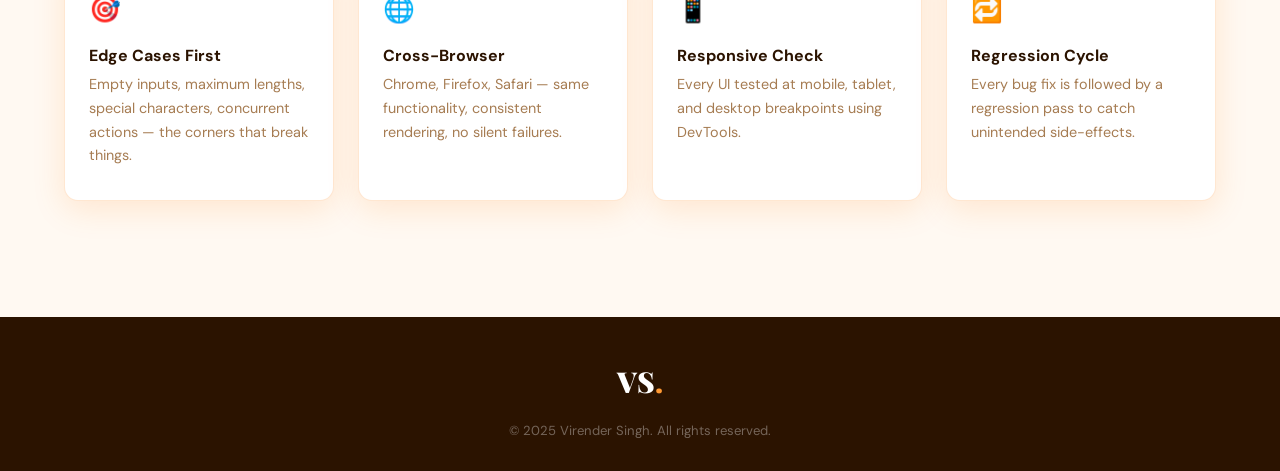
<file: webs/public/pages/software-testing.html>
<!DOCTYPE html>
<html lang="en">
<head>
<meta charset="UTF-8"><meta name="viewport" content="width=device-width, initial-scale=1.0">
<title>Software Testing — Virender Singh</title>
<link rel="preconnect" href="https://fonts.googleapis.com">
<link href="https://fonts.googleapis.com/css2?family=Playfair+Display:wght@700;900&family=DM+Sans:wght@300;400;500;600&family=Fira+Code:wght@400;500&display=swap" rel="stylesheet">
<link rel="stylesheet" href="../css/_page.css">
<link rel="stylesheet" href="https://cdnjs.cloudflare.com/ajax/libs/font-awesome/6.5.0/css/all.min.css">
</head>
<body>

<header class="site-header">
  <div class="header-inner">
    <div class="logo">VS<span class="logo-dot">.</span></div>
    <a href="../index.html" class="back-btn"><i class="fa-solid fa-arrow-left"></i> Back to Portfolio</a>
  </div>
</header>

<section class="page-hero" data-letter="T">
  <div class="hero-inner">
    <div class="hero-icon">🧪</div>
    <div class="page-tag">Skill Deep-Dive</div>
    <h1>Software Testing</h1>
    <p class="lead">Hands-on QA experience from my internship — manual testing, bug tracking, test case writing, and quality assurance workflows in a professional environment.</p>
  </div>
</section>

<div class="page-content">

  <div class="two-col fade-up">
    <div>
      <div class="section-label">Experience</div>
      <h2 class="section-title">Quality is a Feature, Not an Afterthought</h2>
      <p class="section-body">During my internship at Oxeen IT Pro Solutions, I participated in the full testing lifecycle — writing test cases, executing them against live builds, logging defects, and verifying fixes. This gave me first-hand experience of how professional QA integrates with development teams.</p>
      <p class="section-body">Testing changed how I write code: I now think about edge cases, invalid inputs, and failure modes before I even start implementing a feature.</p>
    </div>
    <div>
      <div class="section-label">Types of Testing I've Done</div>
      <div class="cards-grid" style="margin:0">
        <div class="card" style="padding:20px 18px"><div class="card-icon" style="font-size:1.2rem;margin-bottom:8px">🖱️</div><h3>Manual Testing</h3><p>Exploratory and scripted testing of web UIs across browsers.</p></div>
        <div class="card" style="padding:20px 18px"><div class="card-icon" style="font-size:1.2rem;margin-bottom:8px">📋</div><h3>Test Cases</h3><p>Writing structured test cases with steps, expected vs actual results.</p></div>
        <div class="card" style="padding:20px 18px"><div class="card-icon" style="font-size:1.2rem;margin-bottom:8px">🐛</div><h3>Bug Reports</h3><p>Logging defects with reproduction steps, severity, and screenshots.</p></div>
        <div class="card" style="padding:20px 18px"><div class="card-icon" style="font-size:1.2rem;margin-bottom:8px">✅</div><h3>Regression</h3><p>Re-testing fixed bugs to confirm resolution without new breakage.</p></div>
      </div>
    </div>
  </div>

  <div class="divider"></div>

  <div class="section-label fade-up">Test Case Example</div>
  <h2 class="section-title fade-up">How I Write Test Cases</h2>
  <div class="code-block fade-up">
<span class="cm">Test Case ID: TC-LOGIN-003</span>
<span class="cm">Module: User Authentication</span>
<span class="cm">Title: Login with invalid email format</span>

<span class="kw">Preconditions:</span>
  - User is on the login page
  - Application is running

<span class="kw">Steps:</span>
  1. Enter <span class="str">"notanemail"</span> in the Email field
  2. Enter any password in the Password field
  3. Click the Login button

<span class="kw">Expected Result:</span>
  - <span class="fn">Validation error</span>: "Please enter a valid email address"
  - Form is NOT submitted

<span class="kw">Actual Result:</span> <span class="str">✅ PASS — error displayed as expected</span>
  </div>

  <div class="divider"></div>

  <div class="section-label fade-up">Testing Mindset</div>
  <h2 class="section-title fade-up">What Good Testing Looks Like</h2>
  <div class="cards-grid">
    <div class="card fade-up"><div class="card-icon">🎯</div><h3>Edge Cases First</h3><p>Empty inputs, maximum lengths, special characters, concurrent actions — the corners that break things.</p></div>
    <div class="card fade-up"><div class="card-icon">🌐</div><h3>Cross-Browser</h3><p>Chrome, Firefox, Safari — same functionality, consistent rendering, no silent failures.</p></div>
    <div class="card fade-up"><div class="card-icon">📱</div><h3>Responsive Check</h3><p>Every UI tested at mobile, tablet, and desktop breakpoints using DevTools.</p></div>
    <div class="card fade-up"><div class="card-icon">🔁</div><h3>Regression Cycle</h3><p>Every bug fix is followed by a regression pass to catch unintended side-effects.</p></div>
  </div>

</div>

<footer class="site-footer">
  <div class="footer-inner">
    <div class="footer-logo">VS<span class="logo-dot">.</span></div>
    <p class="footer-copy">&copy; 2025 Virender Singh. All rights reserved.</p>
  </div>
</footer>

<script src="../js/_shared.js"></script>
<script>
  const fades = document.querySelectorAll('.fade-up');
  const fo = new IntersectionObserver(entries => { entries.forEach(e => { if(e.isIntersecting){ e.target.classList.add('visible'); fo.unobserve(e.target); } }); }, {threshold:0.1});
  fades.forEach(f => fo.observe(f));
</script>
</body>
</html>
</file>
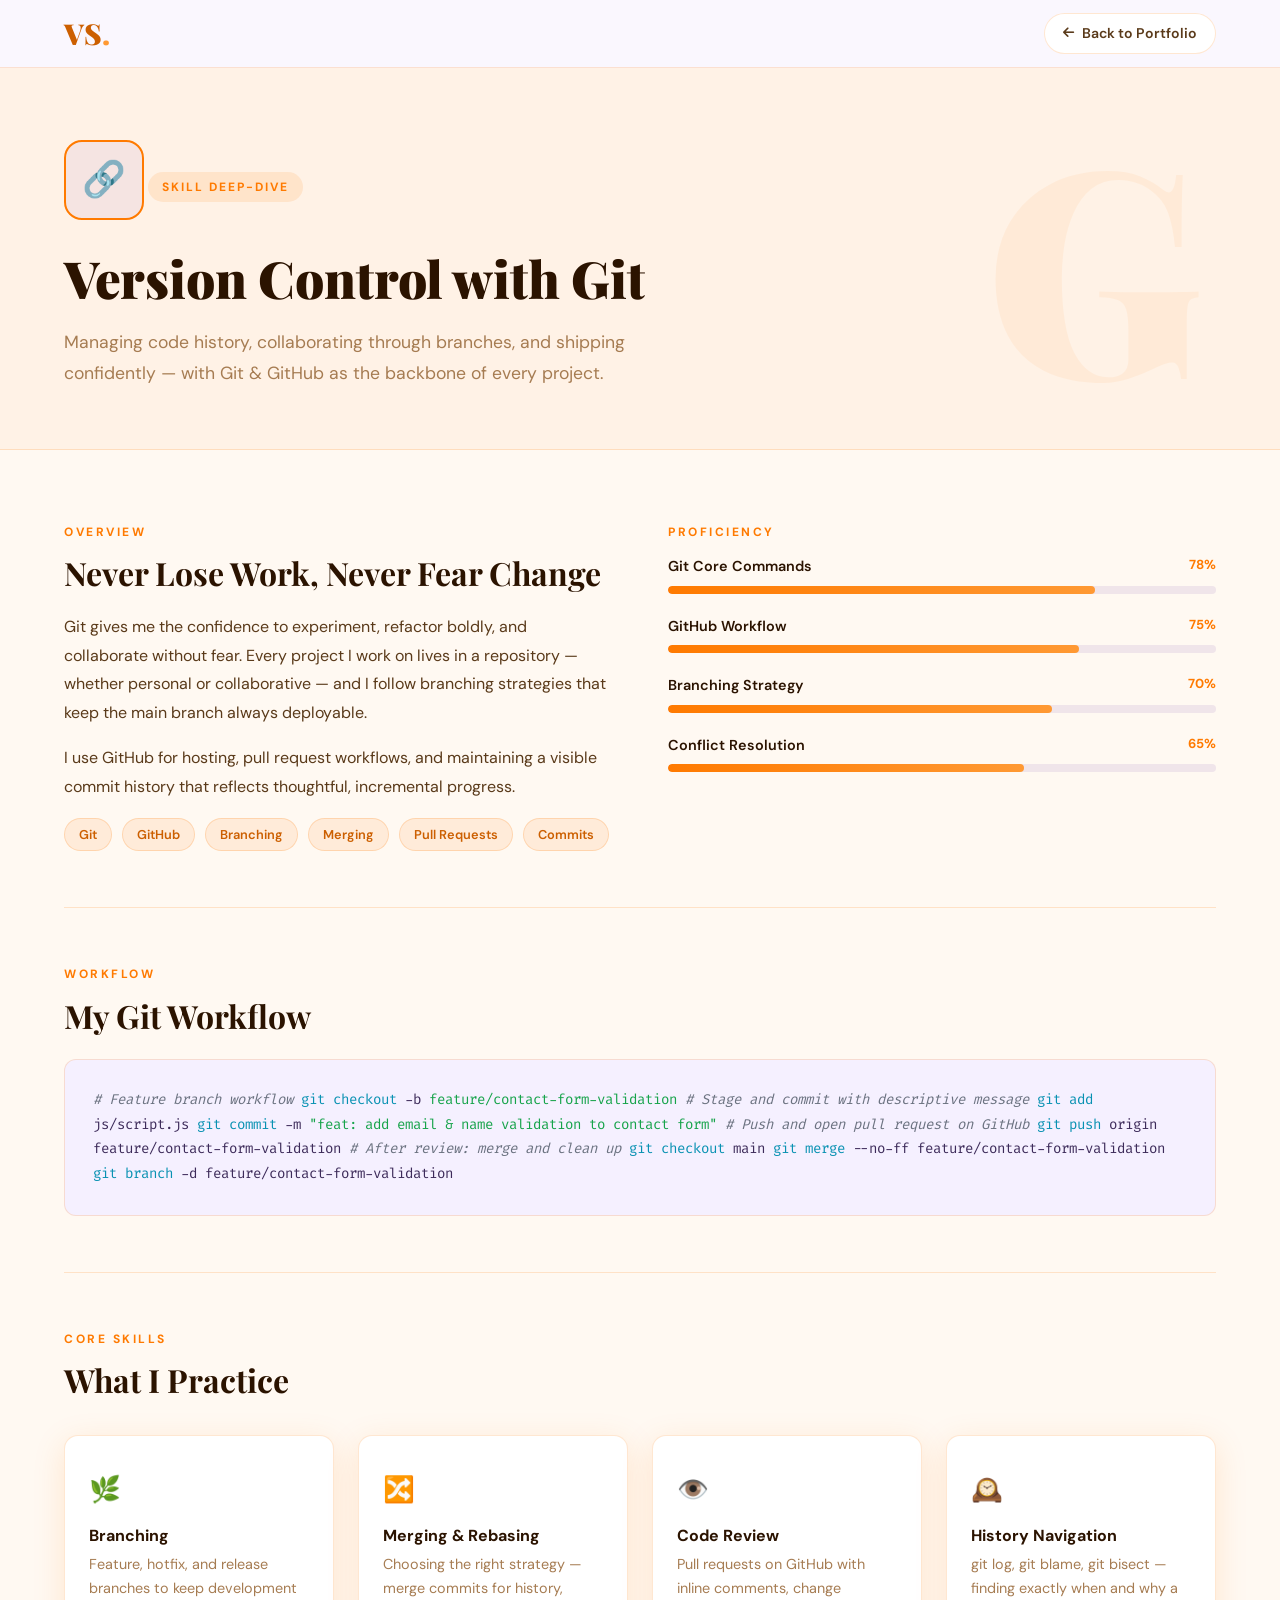
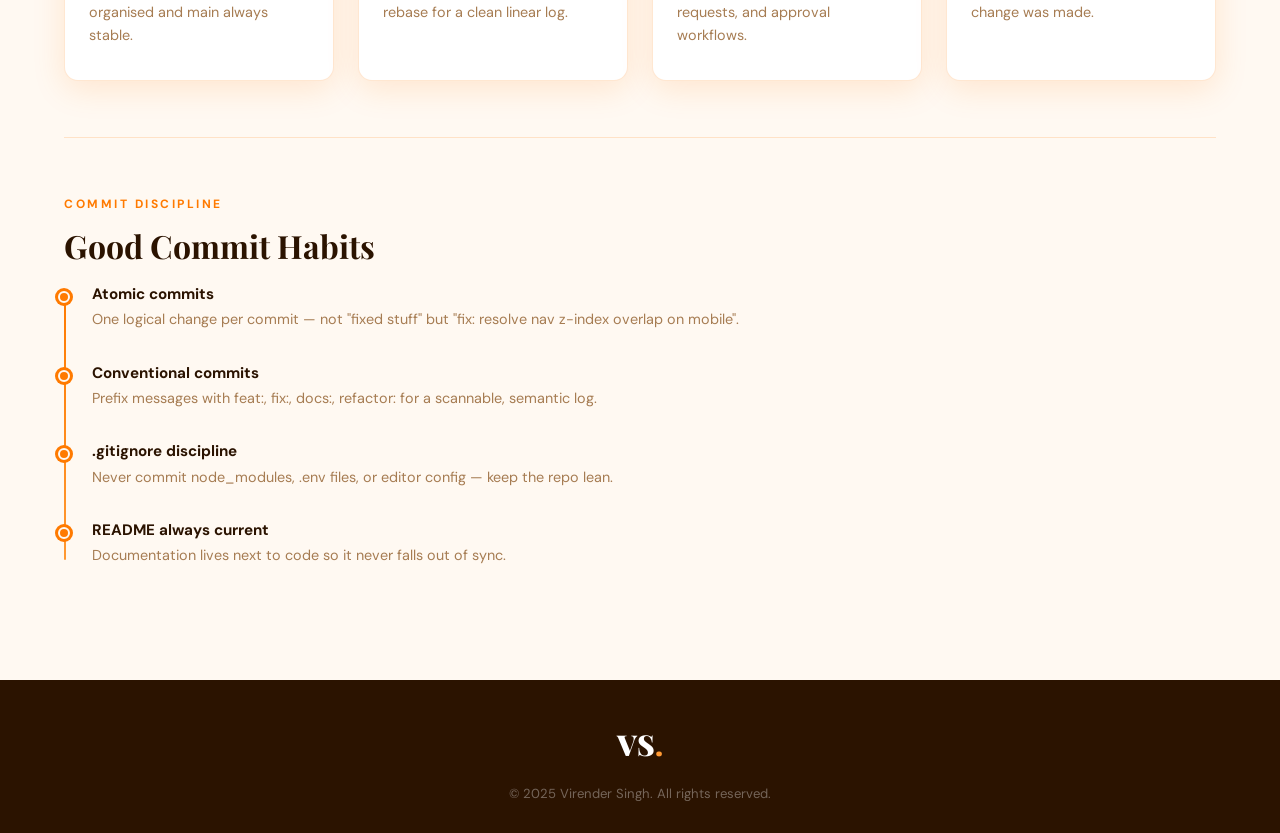
<file: webs/public/pages/version-control.html>
<!DOCTYPE html>
<html lang="en">
<head>
<meta charset="UTF-8"><meta name="viewport" content="width=device-width, initial-scale=1.0">
<title>Version Control with Git — Virender Singh</title>
<link rel="preconnect" href="https://fonts.googleapis.com">
<link href="https://fonts.googleapis.com/css2?family=Playfair+Display:wght@700;900&family=DM+Sans:wght@300;400;500;600&family=Fira+Code:wght@400;500&display=swap" rel="stylesheet">
<link rel="stylesheet" href="../css/_page.css">
<link rel="stylesheet" href="https://cdnjs.cloudflare.com/ajax/libs/font-awesome/6.5.0/css/all.min.css">
</head>
<body>

<header class="site-header">
  <div class="header-inner">
    <div class="logo">VS<span class="logo-dot">.</span></div>
    <a href="../index.html" class="back-btn"><i class="fa-solid fa-arrow-left"></i> Back to Portfolio</a>
  </div>
</header>

<section class="page-hero" data-letter="G">
  <div class="hero-inner">
    <div class="hero-icon">🔗</div>
    <div class="page-tag">Skill Deep-Dive</div>
    <h1>Version Control with Git</h1>
    <p class="lead">Managing code history, collaborating through branches, and shipping confidently — with Git & GitHub as the backbone of every project.</p>
  </div>
</section>

<div class="page-content">

  <div class="two-col fade-up">
    <div>
      <div class="section-label">Overview</div>
      <h2 class="section-title">Never Lose Work, Never Fear Change</h2>
      <p class="section-body">Git gives me the confidence to experiment, refactor boldly, and collaborate without fear. Every project I work on lives in a repository — whether personal or collaborative — and I follow branching strategies that keep the main branch always deployable.</p>
      <p class="section-body">I use GitHub for hosting, pull request workflows, and maintaining a visible commit history that reflects thoughtful, incremental progress.</p>
      <div class="tags">
        <span class="tag">Git</span><span class="tag">GitHub</span><span class="tag">Branching</span>
        <span class="tag">Merging</span><span class="tag">Pull Requests</span><span class="tag">Commits</span>
      </div>
    </div>
    <div>
      <div class="section-label">Proficiency</div>
      <div class="skill-row"><div class="skill-meta"><span class="skill-name">Git Core Commands</span><span class="skill-pct">78%</span></div><div class="bar-track"><div class="bar-fill" data-w="78%"></div></div></div>
      <div class="skill-row"><div class="skill-meta"><span class="skill-name">GitHub Workflow</span><span class="skill-pct">75%</span></div><div class="bar-track"><div class="bar-fill" data-w="75%"></div></div></div>
      <div class="skill-row"><div class="skill-meta"><span class="skill-name">Branching Strategy</span><span class="skill-pct">70%</span></div><div class="bar-track"><div class="bar-fill" data-w="70%"></div></div></div>
      <div class="skill-row"><div class="skill-meta"><span class="skill-name">Conflict Resolution</span><span class="skill-pct">65%</span></div><div class="bar-track"><div class="bar-fill" data-w="65%"></div></div></div>
    </div>
  </div>

  <div class="divider"></div>

  <div class="section-label fade-up">Workflow</div>
  <h2 class="section-title fade-up">My Git Workflow</h2>
  <div class="code-block fade-up">
<span class="cm"># Feature branch workflow</span>
<span class="fn">git checkout</span> -b <span class="str">feature/contact-form-validation</span>

<span class="cm"># Stage and commit with descriptive message</span>
<span class="fn">git add</span> js/script.js
<span class="fn">git commit</span> -m <span class="str">"feat: add email & name validation to contact form"</span>

<span class="cm"># Push and open pull request on GitHub</span>
<span class="fn">git push</span> origin feature/contact-form-validation

<span class="cm"># After review: merge and clean up</span>
<span class="fn">git checkout</span> main
<span class="fn">git merge</span> --no-ff feature/contact-form-validation
<span class="fn">git branch</span> -d feature/contact-form-validation
  </div>

  <div class="divider"></div>

  <div class="section-label fade-up">Core Skills</div>
  <h2 class="section-title fade-up">What I Practice</h2>
  <div class="cards-grid">
    <div class="card fade-up"><div class="card-icon">🌿</div><h3>Branching</h3><p>Feature, hotfix, and release branches to keep development organised and main always stable.</p></div>
    <div class="card fade-up"><div class="card-icon">🔀</div><h3>Merging & Rebasing</h3><p>Choosing the right strategy — merge commits for history, rebase for a clean linear log.</p></div>
    <div class="card fade-up"><div class="card-icon">👁️</div><h3>Code Review</h3><p>Pull requests on GitHub with inline comments, change requests, and approval workflows.</p></div>
    <div class="card fade-up"><div class="card-icon">🕰️</div><h3>History Navigation</h3><p>git log, git blame, git bisect — finding exactly when and why a change was made.</p></div>
  </div>

  <div class="divider"></div>
  <div class="section-label fade-up">Commit Discipline</div>
  <h2 class="section-title fade-up">Good Commit Habits</h2>
  <div class="timeline fade-up">
    <div class="tl-item"><h4>Atomic commits</h4><p>One logical change per commit — not "fixed stuff" but "fix: resolve nav z-index overlap on mobile".</p></div>
    <div class="tl-item"><h4>Conventional commits</h4><p>Prefix messages with feat:, fix:, docs:, refactor: for a scannable, semantic log.</p></div>
    <div class="tl-item"><h4>.gitignore discipline</h4><p>Never commit node_modules, .env files, or editor config — keep the repo lean.</p></div>
    <div class="tl-item"><h4>README always current</h4><p>Documentation lives next to code so it never falls out of sync.</p></div>
  </div>

</div>

<footer class="site-footer">
  <div class="footer-inner">
    <div class="footer-logo">VS<span class="logo-dot">.</span></div>
    <p class="footer-copy">&copy; 2025 Virender Singh. All rights reserved.</p>
  </div>
</footer>

<script src="../js/_shared.js"></script>
<script>
  const fills = document.querySelectorAll('.bar-fill');
  const io = new IntersectionObserver(entries => { entries.forEach(e => { if(e.isIntersecting){ e.target.style.width = e.target.dataset.w; io.unobserve(e.target); } }); }, {threshold:0.3});
  fills.forEach(f => io.observe(f));
  const fades = document.querySelectorAll('.fade-up');
  const fo = new IntersectionObserver(entries => { entries.forEach(e => { if(e.isIntersecting){ e.target.classList.add('visible'); fo.unobserve(e.target); } }); }, {threshold:0.1});
  fades.forEach(f => fo.observe(f));
</script>
</body>
</html>
</file>
<file: webs/public/css/style.css>
:root{
  --radius: 14px;
  --header-h: 68px;
}

/* ============================================================
   RESET & BASE
   ============================================================ */
*,
*::before,
*::after {
    box-sizing: border-box;
    margin: 0;
    padding: 0;
}

html {
    scroll-behavior: smooth;
}

body {
    font-family: 'DM Sans', sans-serif;
    font-size: 16px;
    line-height: 1.7;
    color: var(--text-body);
    background: var(--bg);
    background-image: var(--bg-gradient);
    background-attachment: fixed;
    background-size: cover;
}

a {
    color: var(--primary);
    text-decoration: none;
    transition: color 0.2s;
}

a:hover {
    color: var(--accent);
}

h1,
h2,
h3,
h4 {
    font-family: 'Playfair Display', serif;
    color: var(--text-head);
    line-height: 1.2;
}

/* ============================================================
   LAYOUT HELPER
   ============================================================ */
.container {
    width: 90%;
    max-width: 1200px;
    margin: 0 auto;
    padding: 60px 0;
}

/* ============================================================
   HEADER
   ============================================================ */
.site-header {
    position: sticky;
    top: 0;
    z-index: 100;
    background: var(--glass-bg);
    backdrop-filter: blur(20px) saturate(180%);
    -webkit-backdrop-filter: blur(20px) saturate(180%);
    border-bottom: 1px solid var(--glass-border);
    box-shadow: var(--glass-shadow);
    height: var(--header-h);
}

.header-inner {
    max-width: 1200px;
    width: 90%;
    margin: 0 auto;
    height: 100%;
    display: flex;
    align-items: center;
    justify-content: space-between;
}

.logo {
    font-family: 'Playfair Display', serif;
    font-size: 1.8rem;
    font-weight: 900;
    color: var(--primary-dark);
    letter-spacing: -1px;
}

.logo-dot {
    color: var(--accent);
}

.nav {
    display: flex;
    gap: 32px;
}

.nav a {
    font-size: 0.92rem;
    font-weight: 500;
    color: var(--text-body);
    letter-spacing: 0.3px;
    position: relative;
    padding-bottom: 2px;
}

.nav a::after {
    content: '';
    position: absolute;
    bottom: 0;
    left: 0;
    width: 0;
    height: 2px;
    background: var(--primary);
    border-radius: 2px;
    transition: width 0.25s ease;
}

.nav a:hover {
    color: var(--primary);
}

.nav a:hover::after {
    width: 100%;
}

/* ============================================================
   SHARED: STAR + SECTION HEADERS
   ============================================================ */
.star {
    display: inline-block;
    width: 18px;
    height: 18px;
    background: var(--primary);
    clip-path: polygon(50% 0%, 61% 35%, 98% 35%, 68% 57%, 79% 91%, 50% 70%, 21% 91%, 32% 57%, 2% 35%, 39% 35%);
    flex-shrink: 0;
}

.main-header,
.section-title {
    display: flex;
    align-items: center;
    gap: 12px;
    margin-bottom: 28px;
}

.main-header h2,
.section-title h2 {
    font-size: 1.75rem;
    font-weight: 700;
    color: var(--primary-dark);
    letter-spacing: 0.5px;
}

/* ============================================================
   HERO
   ============================================================ */
.hero {
    display: flex;
    justify-content: space-between;
    align-items: center;
    gap: 40px;
}

.hero-image {
    position: relative;
    width: 320px;
    height: 420px;
    flex-shrink: 0;
    display: flex;
    justify-content: center;
    align-items: center;
    overflow: hidden;
    border-radius: var(--radius);
}

.hero-image::before {
    content: "V";
    position: absolute;
    font-size: 28rem;
    font-weight: 900;
    font-family: 'Playfair Display', serif;
    color: var(--primary);
    line-height: 1;
    z-index: 1;
    opacity: 0.18;
}

.hero-image img {
    position: relative;
    z-index: 2;
    max-width: 100%;
    height: auto;
    top: 40px;
    scale: 1.4;
}

.hero-image::after {
    content: "";
    position: absolute;
    bottom: 0;
    left: 0;
    width: 100%;
    height: 130px;
    background: var(--hero-img-after);
    z-index: 3;
}

.hero-name {
    flex: 1;
}

.name-box {
    text-align: center;
    margin-bottom: 8px;
}

.name-box h1 {
    font-size: 3.8rem;
    font-weight: 900;
    color: var(--text-head);
    letter-spacing: -1px;
}

.hero-role {
    font-size: 1rem;
    color: var(--text-muted);
    font-weight: 500;
    margin-top: 6px;
    letter-spacing: 1px;
    text-transform: uppercase;
}

.underline {
    margin: 14px auto 0;
    width: 55%;
    height: 5px;
    background: linear-gradient(to right, var(--primary), var(--accent));
    border-radius: 10px;
}

.hero-dis {
    padding: 36px 12px 24px;
}

.hero-dis p {
    font-size: 1rem;
    line-height: 1.8;
    color: var(--text-body);
    margin-bottom: 16px;
}

.bottom-line {
    margin-top: 28px;
    width: 70%;
    height: 3px;
    background: linear-gradient(to right, var(--primary), transparent);
    border-radius: 2px;
    margin-left: auto;
}

/* ============================================================
   CONTACT + EXPERIENCE
   ============================================================ */
.details1-section {
    display: flex;
    gap: 60px;
    align-items: flex-start;
}

.contact {
    width: 38%;
}

.det {
    display: flex;
    align-items: center;
    gap: 12px;
    font-size: 0.95rem;
    margin-bottom: 14px;
    color: var(--text-body);
}

.det i {
    color: var(--primary);
    font-size: 1rem;
    width: 20px;
    text-align: center;
}

.det p,
.det a {
    margin: 0;
    color: var(--text-body);
    font-size: 0.95rem;
}

.det a:hover {
    color: var(--primary);
}

.experience {
    flex: 1;
}

.ex-info {
    display: flex;
    gap: 24px;
}

.ex-time {
    width: 35%;
}

.ex-role {
    font-weight: 600;
    color: var(--primary-dark);
    font-size: 0.92rem;
    line-height: 1.4;
    margin-bottom: 4px !important;
}

.ex-date {
    font-size: 0.82rem;
    color: var(--text-muted);
    font-weight: 500;
}

.ex-points {
    flex: 1;
}

.ex-company {
    font-weight: 700;
    color: var(--primary);
    margin-bottom: 8px !important;
    font-size: 0.95rem;
}

.ex-points p {
    font-size: 0.92rem;
    color: var(--text-body);
    margin-bottom: 5px;
    line-height: 1.6;
}

/* ============================================================
   EDUCATION + SKILLS ROW
   ============================================================ */
.edu-skills-row {
    display: flex;
    gap: 60px;
    align-items: flex-start;
}

.education {
    width: 48%;
}

.edu-inner-box {
    display: flex;
    gap: 20px;
    margin-bottom: 22px;
    padding-bottom: 20px;
    border-bottom: 1px solid var(--border);
}

.edu-inner-box:last-child {
    border-bottom: none;
}

.edu-time {
    width: 90px;
    flex-shrink: 0;
}

.edu-time p {
    font-size: 0.8rem;
    color: var(--text-muted);
    font-weight: 600;
    text-transform: uppercase;
    letter-spacing: 0.5px;
    margin: 0;
    padding-top: 3px;
}

.edu-school {
    font-weight: 700;
    font-size: 0.95rem;
    color: var(--text-head);
    margin-bottom: 2px !important;
    line-height: 1.4;
}

.edu-degree {
    font-size: 0.88rem;
    color: var(--text-body);
    margin-bottom: 2px !important;
}

.edu-grade {
    font-size: 0.82rem;
    font-weight: 600;
    color: var(--primary);
    margin: 0 !important;
}

/* ============================================================
   SKILLS
   ============================================================ */
.skills-block {
    flex: 1;
}

.skills-grid {
    display: flex;
    flex-direction: column;
    gap: 16px;
}

.skill-item {}

.skill-label {
    display: block;
    font-size: 0.9rem;
    font-weight: 600;
    color: var(--text-head);
    margin-bottom: 6px;
}

.skill-label-row {
    display: flex;
    justify-content: space-between;
    align-items: center;
    margin-bottom: 6px;
}

.skill-pct {
    font-size: 0.8rem;
    font-weight: 700;
    color: var(--primary);
    letter-spacing: 0.3px;
}

.skill-bar {
    width: 100%;
    height: 8px;
    background: var(--glass-card);
    border-radius: 20px;
    overflow: hidden;
    border: 1px solid var(--glass-border);
}

.skill-fill {
    height: 100%;
    background: linear-gradient(to right, var(--primary), var(--accent));
    border-radius: 20px;
    transition: width 1s ease;
}

/* ============================================================
   FEATURES SECTION
   ============================================================ */
.features {
    background: transparent;
    border-top: 1px solid var(--glass-border);
    border-bottom: 1px solid var(--glass-border);
}

.features .container {
    padding-bottom: 70px;
}

.features-container {
    display: grid;
    grid-template-columns: repeat(auto-fit, minmax(240px, 1fr));
    gap: 24px;
}

.feature-card {
    background: var(--glass-card);
    backdrop-filter: blur(16px) saturate(160%);
    -webkit-backdrop-filter: blur(16px) saturate(160%);
    border: 1px solid var(--glass-border);
    border-radius: var(--radius);
    padding: 36px 24px;
    text-align: center;
    transition: transform 0.3s ease, box-shadow 0.3s ease;
    box-shadow: var(--glass-shadow);
}

.feature-card:hover {
    transform: translateY(-8px);
    box-shadow: var(--glass-shadow-hover);
    border-color: var(--primary);
}

.icon {
    font-size: 2rem;
    margin-bottom: 18px;
    border: 2px solid var(--primary);
    width: 72px;
    height: 72px;
    border-radius: 14px;
    display: flex;
    align-items: center;
    justify-content: center;
    margin-inline: auto;
    background: var(--glass-card);
    color: var(--primary);
}

.feature-card h3 {
    font-family: 'DM Sans', sans-serif;
    font-size: 0.88rem;
    font-weight: 700;
    letter-spacing: 0.8px;
    text-transform: uppercase;
    color: var(--primary-dark);
    margin-bottom: 10px;
}

.feature-card p {
    font-size: 0.88rem;
    line-height: 1.65;
    color: var(--text-muted);
}

/* ============================================================
   CONTACT FORM
   ============================================================ */
.contact-section {
    background: transparent;
}

.contact-form-wrapper {
    display: flex;
    gap: 60px;
    align-items: flex-start;
    background: var(--glass-card);
    backdrop-filter: blur(20px) saturate(160%);
    -webkit-backdrop-filter: blur(20px) saturate(160%);
    border: 1px solid var(--glass-border);
    border-radius: 20px;
    padding: 50px;
    box-shadow: var(--glass-shadow);
}

.contact-intro {
    width: 38%;
    flex-shrink: 0;
}

.contact-intro p {
    font-size: 0.95rem;
    color: var(--text-body);
    line-height: 1.8;
    margin-bottom: 28px;
}

.contact-quick {
    display: flex;
    flex-direction: column;
    gap: 14px;
}

.cq-item {
    display: flex;
    align-items: center;
    gap: 12px;
    font-size: 0.9rem;
    color: var(--text-body);
}

.cq-item i {
    color: var(--primary);
    width: 18px;
    text-align: center;
}

form {
    flex: 1;
}

form#contactForm {
    width: 100%;
}

.form-row {
    display: grid;
    grid-template-columns: 1fr 1fr;
    gap: 16px;
}

.input-group {
    margin-bottom: 18px;
}

label {
    display: block;
    margin-bottom: 6px;
    font-size: 0.88rem;
    font-weight: 600;
    color: var(--text-head);
    letter-spacing: 0.3px;
}

input,
textarea {
    width: 100%;
    padding: 11px 14px;
    border: 1.5px solid var(--glass-border);
    border-radius: 10px;
    font-size: 0.93rem;
    font-family: 'DM Sans', sans-serif;
    color: var(--text-body);
    background: var(--glass-input);
    backdrop-filter: blur(8px);
    -webkit-backdrop-filter: blur(8px);
    transition: border-color 0.2s, box-shadow 0.2s;
}

input::placeholder,
textarea::placeholder {
    color: var(--text-muted);
}

input:focus,
textarea:focus {
    border-color: var(--primary);
    outline: none;
    box-shadow: 0 0 0 3px rgba(108, 53, 168, 0.18);
    background: var(--glass-input-focus);
}

textarea {
    resize: vertical;
    min-height: 130px;
}

button[type="submit"] {
    width: 100%;
    padding: 13px;
    background: linear-gradient(135deg, var(--primary-dark), var(--primary-light));
    color: white;
    border: none;
    border-radius: 10px;
    font-size: 0.95rem;
    font-family: 'DM Sans', sans-serif;
    font-weight: 600;
    cursor: pointer;
    letter-spacing: 0.5px;
    transition: opacity 0.2s, transform 0.2s;
    display: flex;
    align-items: center;
    justify-content: center;
    gap: 8px;
}

button[type="submit"]:hover {
    opacity: 0.9;
    transform: translateY(-2px);
    box-shadow: 0 8px 24px rgba(108, 53, 168, 0.3);
}

#formMsg {
    margin-top: 12px;
    font-size: 0.9rem;
    font-weight: 600;
    color: var(--primary);
    text-align: center;
}

/* ============================================================
   FOOTER
   ============================================================ */
.site-footer {
    background: var(--text-head);
    padding: 48px 0 32px;
    margin-top: 0;
}

.footer-inner {
    max-width: 1200px;
    width: 90%;
    margin: 0 auto;
    text-align: center;
}

.footer-logo {
    font-family: 'Playfair Display', serif;
    font-size: 2rem;
    font-weight: 900;
    color: #fff;
    margin-bottom: 20px;
}

.footer-nav {
    display: flex;
    justify-content: center;
    flex-wrap: wrap;
    gap: 24px;
    margin-bottom: 24px;
}

.footer-nav a {
    font-size: 0.88rem;
    color: rgba(255, 255, 255, 0.6);
    font-weight: 500;
    transition: color 0.2s;
}

.footer-nav a:hover {
    color: var(--accent);
}

.footer-socials {
    display: flex;
    justify-content: center;
    gap: 18px;
    margin-bottom: 20px;
}

.footer-socials a {
    width: 40px;
    height: 40px;
    border-radius: 50%;
    border: 1px solid rgba(255, 255, 255, 0.2);
    display: flex;
    align-items: center;
    justify-content: center;
    color: rgba(255, 255, 255, 0.7);
    font-size: 1rem;
    transition: background 0.2s, color 0.2s, border-color 0.2s;
}

.footer-socials a:hover {
    background: var(--primary);
    border-color: var(--primary);
    color: #fff;
}

.footer-copy {
    font-size: 0.82rem;
    color: rgba(255, 255, 255, 0.35);
    margin: 0;
    font-weight: 400;
}

/* ============================================================
   MOBILE NAV BACKDROP OVERLAY
   ============================================================ */
.nav-backdrop {
    display: none;
    position: fixed;
    inset: 0;
    background: rgba(26, 10, 46, 0.35);
    z-index: 140;
    opacity: 0;
    transition: opacity 0.4s ease;
}

.nav-backdrop.open {
    opacity: 1;
}

/* ============================================================
   HAMBURGER MENU (mobile only)
   ============================================================ */
.hamburger {
    display: none;
    flex-direction: column;
    gap: 5px;
    cursor: pointer;
    background: none;
    border: none;
    padding: 4px;
    z-index: 200;
}

.hamburger span {
    display: block;
    width: 24px;
    height: 2.5px;
    background: var(--primary-dark);
    border-radius: 4px;
    transition: transform 0.3s, opacity 0.3s;
}

.hamburger.open span:nth-child(1) {
    transform: translateY(7.5px) rotate(45deg);
}

.hamburger.open span:nth-child(2) {
    opacity: 0;
}

.hamburger.open span:nth-child(3) {
    transform: translateY(-7.5px) rotate(-45deg);
}

/* ============================================================
   TABLET — max-width: 1024px
   ============================================================ */
@media (max-width: 1024px) {

    .container {
        padding: 48px 0;
    }

    .hero {
        gap: 28px;
    }

    .hero-image {
        width: 260px;
        height: 340px;
    }

    .hero-image::before {
        font-size: 22rem;
    }

    .name-box h1 {
        font-size: 3rem;
    }

    .nav {
        gap: 20px;
    }

    .details1-section {
        gap: 36px;
    }

    .contact {
        width: 40%;
    }

    .edu-skills-row {
        gap: 36px;
    }

    .education {
        width: 50%;
    }

    .contact-form-wrapper {
        gap: 40px;
        padding: 36px;
    }

    .contact-intro {
        width: 36%;
    }

    .features-container {
        grid-template-columns: repeat(2, 1fr);
    }
}

/* ============================================================
   TABLET PORTRAIT — max-width: 768px
   ============================================================ */
@media (max-width: 768px) {

    :root {
        --header-h: 60px;
    }

    .container {
        padding: 20px 0;
    }

    .hamburger {
        display: flex;
    }

    .nav {
        position: fixed;
        top: var(--header-h);
        right: 0;
        bottom: 0;
        width: 72%;
        max-width: 300px;
        background: rgba(250, 247, 255, 0.98);
        backdrop-filter: blur(18px);
        border-left: 1px solid var(--border);
        box-shadow: -8px 0 40px rgba(108, 53, 168, 0.14);
        flex-direction: column;
        align-items: flex-start;
        justify-content: center;
        padding: 0 40px;
        gap: 8px;
        z-index: 150;
        display: flex;
        transform: translateX(100%);
        transition: transform 0.4s cubic-bezier(0.4, 0, 0.2, 1);
        pointer-events: none;
    }

    .nav.open {
        transform: translateX(0);
        pointer-events: all;
    }

    .nav a {
        font-size: 1.25rem;
        font-weight: 600;
        color: var(--text-head);
        width: 100%;
        padding: 14px 0;
        border-bottom: 1px solid var(--border);
        /* No opacity/transform animation — was blocking touch taps */
        opacity: 1;
        transform: none;
        transition: color 0.2s;
        /* Large touch target */
        display: block;
        cursor: pointer;
        -webkit-tap-highlight-color: rgba(108,53,168,0.15);
    }

    .nav a:last-child {
        border-bottom: none;
    }

    .nav.open a {
        opacity: 1;
        transform: none;
    }

    .hero {
        flex-direction: column;
        align-items: center;
        text-align: center;
        gap: 12px;
    }

    .hero-image {
        width: 220px;
        height: 280px;
    }

    .hero-image::before {
        font-size: 18rem;
    }

    .hero-name {
        width: 100%;
    }

    .name-box h1 {
        font-size: 2.6rem;
    }

    .hero-role {
        font-size: 0.85rem;
    }

    .hero-dis {
        padding: 8px 0 12px;
    }

    .bottom-line {
        margin-left: auto;
        margin-right: auto;
        margin-top: 14px;
    }

    .name-box {
        margin-bottom: 0;
    }

    .details1-section {
        flex-direction: column;
        gap: 40px;
    }

    .contact {
        width: 100%;
    }

    .experience {
        width: 100%;
    }

    .ex-info {
        flex-direction: column;
        gap: 8px;
    }

    .ex-time {
        width: 100%;
    }

    .edu-skills-row {
        flex-direction: column;
        gap: 40px;
    }

    .education {
        width: 100%;
    }

    .skills-block {
        width: 100%;
    }

    .features-container {
        grid-template-columns: repeat(2, 1fr);
        gap: 16px;
    }

    .feature-card {
        padding: 28px 16px;
    }

    .contact-form-wrapper {
        flex-direction: column;
        gap: 32px;
        padding: 28px 24px;
    }

    .contact-intro {
        width: 100%;
    }

    .form-row {
        grid-template-columns: 1fr;
        gap: 0;
    }

    .footer-nav {
        gap: 16px;
    }

    /* Theme buttons: smaller on mobile */
    .themeButtons {
        bottom: 16px;
        left: 16px;
        gap: 6px;
    }

    .themeButtons button {
        padding: 6px 14px;
        font-size: 0.75rem;
    }
}

/* ============================================================
   PHONE — max-width: 480px
   ============================================================ */
@media (max-width: 480px) {

    :root {
        --header-h: 56px;
    }

    .container {
        width: 94%;
        padding: 18px 0;
    }

    .logo {
        font-size: 1.5rem;
    }

    .hero-image {
        width: 180px;
        height: 240px;
    }

    .hero-image::before {
        font-size: 14rem;
    }

    .hero-image img {
        scale: 1.2;
        top: 28px;
    }

    .name-box h1 {
        font-size: 2rem;
        letter-spacing: -0.5px;
    }

    .hero-role {
        font-size: 0.78rem;
        letter-spacing: 0.5px;
    }

    .underline {
        width: 70%;
        height: 4px;
    }

    .hero-dis p {
        font-size: 0.92rem;
    }

    .main-header h2,
    .section-title h2 {
        font-size: 1.4rem;
    }

    .det {
        font-size: 0.88rem;
    }

    .det p,
    .det a {
        font-size: 0.88rem;
    }

    .ex-role {
        font-size: 0.88rem;
    }

    .ex-points p {
        font-size: 0.88rem;
    }

    .edu-time {
        width: 72px;
    }

    .edu-time p {
        font-size: 0.75rem;
    }

    .edu-school {
        font-size: 0.88rem;
    }

    .edu-degree {
        font-size: 0.82rem;
    }

    .skill-label {
        font-size: 0.85rem;
    }

    .features-container {
        grid-template-columns: 1fr;
    }

    .feature-card {
        padding: 24px 16px;
    }

    .icon {
        width: 60px;
        height: 60px;
        font-size: 1.6rem;
    }

    .feature-card h3 {
        font-size: 0.82rem;
    }

    .feature-card p {
        font-size: 0.84rem;
    }

    .contact-form-wrapper {
        padding: 22px 16px;
        border-radius: 14px;
    }

    .contact-intro p {
        font-size: 0.88rem;
    }

    input,
    textarea {
        font-size: 0.88rem;
        padding: 10px 12px;
    }

    button[type="submit"] {
        font-size: 0.9rem;
        padding: 12px;
    }

    .footer-nav {
        gap: 12px;
    }

    .footer-nav a {
        font-size: 0.82rem;
    }

    .footer-logo {
        font-size: 1.6rem;
    }
}

/* ============================================================
   DYNAMIC FEATURES CSS
   ============================================================ */

.typing-cursor::after {
    content: '|';
    display: inline-block;
    color: var(--primary);
    animation: blink 0.75s step-end infinite;
    margin-left: 2px;
    font-weight: 300;
}

@keyframes blink {
    0%, 100% { opacity: 1; }
    50% { opacity: 0; }
}

.scroll-hidden {
    opacity: 0;
    transform: translateY(28px);
    transition: opacity 0.55s ease, transform 0.55s ease;
}

.scroll-visible {
    opacity: 1;
    transform: translateY(0);
}

.feature-card:nth-child(1) { transition-delay: 0.05s; }
.feature-card:nth-child(2) { transition-delay: 0.10s; }
.feature-card:nth-child(3) { transition-delay: 0.15s; }
.feature-card:nth-child(4) { transition-delay: 0.20s; }
.feature-card:nth-child(5) { transition-delay: 0.25s; }
.feature-card:nth-child(6) { transition-delay: 0.30s; }
.feature-card:nth-child(7) { transition-delay: 0.35s; }
.feature-card:nth-child(8) { transition-delay: 0.40s; }

@keyframes shake {
    0%, 100% { transform: translateX(0); }
    20% { transform: translateX(-7px); }
    40% { transform: translateX(7px); }
    60% { transform: translateX(-4px); }
    80% { transform: translateX(4px); }
}

.shake {
    animation: shake 0.4s ease;
    border-color: #e53e3e !important;
}

.form-msg {
    margin-top: 12px;
    font-size: 0.9rem;
    font-weight: 600;
    text-align: center;
    padding: 10px 14px;
    border-radius: 8px;
    display: block;
}

.form-msg.success {
    color: #276749;
    background: #f0fff4;
    border: 1px solid #9ae6b4;
}

.form-msg.error {
    color: #c53030;
    background: #fff5f5;
    border: 1px solid #feb2b2;
}

#charCounter {
    text-align: right;
    font-size: 0.78rem;
    color: var(--text-muted);
    margin-top: 4px;
    font-weight: 500;
    transition: color 0.2s;
}

.nav a.nav-active {
    color: var(--primary) !important;
}

.nav a.nav-active::after {
    width: 100% !important;
}

#scrollTopBtn {
    position: fixed;
    bottom: 28px;
    right: 28px;
    width: 44px;
    height: 44px;
    border-radius: 50%;
    background: linear-gradient(135deg, var(--primary-dark), var(--primary-light));
    color: #fff;
    border: none;
    font-size: 1rem;
    cursor: pointer;
    display: flex;
    align-items: center;
    justify-content: center;
    box-shadow: 0 4px 16px rgba(108, 53, 168, 0.35);
    opacity: 0;
    transform: translateY(16px);
    pointer-events: none;
    transition: opacity 0.3s ease, transform 0.3s ease;
    z-index: 999;
}

#scrollTopBtn.visible {
    opacity: 1;
    transform: translateY(0);
    pointer-events: all;
}

#scrollTopBtn:hover {
    transform: translateY(-3px);
    box-shadow: 0 8px 24px rgba(108, 53, 168, 0.45);
}

#darkModeBtn {
    position: fixed;
    bottom: 28px;
    right: 82px;
    width: 44px;
    height: 44px;
    border-radius: 50%;
    background: var(--bg-card);
    color: var(--primary);
    border: 1.5px solid var(--border);
    font-size: 1rem;
    cursor: pointer;
    display: flex;
    align-items: center;
    justify-content: center;
    box-shadow: 0 4px 16px rgba(108, 53, 168, 0.15);
    transition: background 0.3s, color 0.3s, transform 0.2s;
    z-index: 999;
}

#darkModeBtn:hover {
    background: var(--primary);
    color: #fff;
    transform: rotate(20deg);
}

/* ============================================================
   DARK MODE
   ============================================================ */
body.dark {
    --bg: #0f0a1a;
    --bg-card: #1a1028;
    --bg-section: #160d25;
    --text-head: #f0e8ff;
    --text-body: #c4aee8;
    --text-muted: #9b7fd4;
    --border: rgba(156, 107, 212, 0.2);
    --shadow: 0 8px 32px rgba(0, 0, 0, 0.4);
    --shadow-hover: 0 16px 48px rgba(0, 0, 0, 0.55);
}

body.dark .site-header {
    background: rgba(15, 10, 26, 0.92);
}

body.dark .feature-card {
    background: linear-gradient(145deg, #1e1230 0%, #201535 60%, #1a0d2e 100%);
}

body.dark input,
body.dark textarea {
    background: #1a1028;
    color: var(--text-body);
    border-color: var(--border);
}

body.dark input::placeholder,
body.dark textarea::placeholder {
    color: var(--text-muted);
}

body.dark .contact-form-wrapper {
    background: var(--bg-card);
}

body.dark .nav {
    background: rgba(15, 10, 26, 0.98);
    border-left-color: var(--border);
}

body.dark .nav a {
    color: var(--text-head);
}

body.dark .site-footer {
    background: #080511;
}

body.dark .form-msg.success {
    color: #9ae6b4;
    background: #0d2e1a;
    border-color: #276749;
}

body.dark .form-msg.error {
    color: #feb2b2;
    background: #2d0a0a;
    border-color: #c53030;
}

body.dark #darkModeBtn {
    background: #1a1028;
    color: var(--accent);
    border-color: var(--border);
}

/* ============================================================
   THEME BUTTONS — fixed bottom-left corner  ← FIX
   ============================================================ */
.themeButtons {
    position: fixed;
    bottom: 28px;
    left: 28px;
    display: flex;
    flex-direction: column;
    gap: 8px;
    z-index: 999;
}

.themeButtons button {
    padding: 8px 18px;
    border-radius: 22px;
    border: 1.5px solid var(--border);
    background: var(--bg-card);
    color: var(--primary);
    font-size: 0.8rem;
    font-weight: 600;
    font-family: 'DM Sans', sans-serif;
    cursor: pointer;
    box-shadow: 0 4px 14px rgba(0, 0, 0, 0.12);
    transition: background 0.2s, color 0.2s, transform 0.2s, box-shadow 0.2s, border-color 0.2s;
    white-space: nowrap;
    letter-spacing: 0.3px;
}

.themeButtons button:hover {
    background: var(--primary);
    color: #fff;
    border-color: var(--primary);
    transform: translateX(5px);
    box-shadow: 0 6px 20px rgba(0, 0, 0, 0.22);
}

/* ============================================================
   NEON THEME — header & footer colour fixes  ← FIX
   ============================================================ */
body.theme-neon .site-header {
    background: rgba(15, 8, 32, 0.92) !important;
}

body.theme-neon .site-footer {
    background: #08040f !important;
}

body.theme-neon .nav {
    /* background: rgba(15, 8, 32, 0.98) !important; */
    border-left-color: rgba(255, 255, 255, 0.08) !important;
}

body.theme-neon .nav a {
    color: #ffffff !important;
}

body.theme-neon .hamburger span {
    background: #ff2e88 !important;
}

body.theme-neon .feature-card {
    background: linear-gradient(145deg, #17102f 0%, #1a1035 60%, #130a28 100%);
}

/* ── FEATURE CARD LINKS ── */
a.feature-card {
    display: block;
    text-decoration: none;
    cursor: pointer;
}

a.feature-card h3,
a.feature-card p {
    color: inherit;
}

a.feature-card::after {
    content: 'View Details →';
    display: block;
    margin-top: 14px;
    font-size: 0.78rem;
    font-weight: 700;
    letter-spacing: 0.8px;
    text-transform: uppercase;
    color: var(--primary);
    opacity: 0;
    transform: translateY(4px);
    transition: opacity 0.25s, transform 0.25s;
}

a.feature-card:hover::after {
    opacity: 1;
    transform: translateY(0);
}

/* ============================================================
   MOBILE SPACING FIX — overrides all previous rules
   Targets the exact gaps visible on phone screens
   ============================================================ */
@media (max-width: 768px) {

    /* The #about section container — tighten top/bottom */
    #about .container {
        padding-top: 16px !important;
        padding-bottom: 8px !important;
    }

    /* The #experience section container */
    #experience .container {
        padding-top: 16px !important;
        padding-bottom: 16px !important;
    }

    /* Every other section container */
    #education .container,
    .features .container,
    .contact-section .container {
        padding-top: 24px !important;
        padding-bottom: 24px !important;
    }

    /* Kill the gap between hero image and name */
    .hero {
        gap: 10px !important;
    }

    /* Kill the large top padding inside About Me text block */
    .hero-dis {
        padding: 4px 0 8px !important;
    }

    /* Remove extra margin below name box */
    .name-box {
        margin-bottom: 0 !important;
    }

    /* Tighten the bottom decorative line margin */
    .bottom-line {
        margin-top: 10px !important;
    }

    /* Reduce gap between main-header and content */
    .main-header,
    .section-title {
        margin-bottom: 16px !important;
    }
}

@media (max-width: 480px) {

    #about .container {
        padding-top: 12px !important;
        padding-bottom: 6px !important;
    }

    #experience .container {
        padding-top: 12px !important;
        padding-bottom: 12px !important;
    }

    #education .container,
    .features .container,
    .contact-section .container {
        padding-top: 20px !important;
        padding-bottom: 20px !important;
    }

    .hero {
        gap: 8px !important;
    }

    .hero-dis {
        padding: 2px 0 6px !important;
    }
}

/* ============================================================
   MOBILE SPECIFIC FIXES — phone layout
   ============================================================ */
@media (max-width: 768px) {

    /* 1. Theme buttons — collapse into a horizontal row at bottom,
          hidden by default, shown via a small toggle */
    .themeButtons {
        bottom: 16px !important;
        left: 50% !important;
        transform: translateX(-50%) !important;
        flex-direction: row !important;
        gap: 6px !important;
        flex-wrap: wrap;
        justify-content: center;
        width: 90vw;
    }

    .themeButtons button {
        padding: 6px 12px !important;
        font-size: 0.72rem !important;
        border-radius: 16px !important;
    }

    /* 2. Hero role — prevent clipping, allow wrapping */
    .hero-role {
        white-space: normal !important;
        word-break: break-word;
        font-size: 0.72rem !important;
        letter-spacing: 0.5px !important;
        line-height: 1.4;
    }

    /* 3. About me text — left-align for readability */
    .hero-dis {
        text-align: left !important;
    }

    .hero-dis p {
        text-align: left !important;
    }
}

@media (max-width: 480px) {

    .themeButtons {
        bottom: 12px !important;
        left: 50% !important;
        transform: translateX(-50%) !important;
        flex-direction: row !important;
        gap: 5px !important;
        flex-wrap: wrap;
        justify-content: center;
        width: 92vw;
    }

    .themeButtons button {
        padding: 5px 10px !important;
        font-size: 0.68rem !important;
    }

    .hero-role {
        white-space: normal !important;
        font-size: 0.68rem !important;
    }
}

/* ============================================================
   MOBILE/TABLET — hide nav and hamburger completely
   ============================================================ */
@media (max-width: 768px) {
    .nav {
        display: none !important;
    }
    .hamburger {
        display: none !important;
    }
    .nav-backdrop {
        display: none !important;
    }
}

/* ============================================================
   PROJECTS SECTION
   ============================================================ */
.projects {
    padding: 80px 0;
    background: var(--bg);
}

.projects-grid {
    display: grid;
    grid-template-columns: repeat(auto-fit, minmax(280px, 1fr));
    gap: 24px;
    margin-top: 40px;
}

.project-card {
    background: var(--glass-card);
    backdrop-filter: blur(16px) saturate(160%);
    -webkit-backdrop-filter: blur(16px) saturate(160%);
    border: 1px solid var(--glass-border);
    border-radius: 14px;
    padding: 28px 24px 22px;
    transition: transform 0.25s ease, box-shadow 0.25s ease, border-color 0.25s ease;
    display: flex;
    flex-direction: column;
    gap: 14px;
    position: relative;
    overflow: hidden;
}

.project-card::before {
    content: '';
    position: absolute;
    top: 0; left: 0; right: 0;
    height: 3px;
    background: linear-gradient(90deg, var(--primary), var(--primary-light, #9b6fd4));
    opacity: 0;
    transition: opacity 0.25s ease;
}

.project-card:hover {
    transform: translateY(-5px);
    box-shadow: var(--glass-shadow-hover);
    border-color: var(--primary);
}

.project-card:hover::before {
    opacity: 1;
}

.project-header {
    display: flex;
    align-items: center;
    justify-content: space-between;
}

.project-icon {
    font-size: 2rem;
    line-height: 1;
}

.project-links {
    display: flex;
    gap: 10px;
}

.proj-link {
    width: 34px;
    height: 34px;
    border-radius: 8px;
    border: 1px solid var(--glass-border);
    background: var(--glass-card);
    backdrop-filter: blur(8px);
    display: flex;
    align-items: center;
    justify-content: center;
    color: var(--text-body);
    font-size: 1rem;
    transition: background 0.2s, color 0.2s, border-color 0.2s;
    text-decoration: none;
}

.proj-link:hover {
    background: var(--primary);
    color: #fff;
    border-color: var(--primary);
}

.project-title {
    font-size: 1.05rem;
    font-weight: 700;
    color: var(--text-head);
    margin: 0;
    line-height: 1.3;
}

.project-desc {
    font-size: 0.88rem;
    color: var(--text-body);
    line-height: 1.65;
    margin: 0;
    flex: 1;
}

.project-tags {
    display: flex;
    flex-wrap: wrap;
    gap: 8px;
    margin-top: 4px;
}

.project-tags span {
    font-size: 0.75rem;
    font-weight: 600;
    color: var(--primary);
    background: rgba(108,53,168,0.1);
    border: 1px solid rgba(108,53,168,0.25);
    border-radius: 20px;
    padding: 3px 10px;
    letter-spacing: 0.3px;
}

/* Theme overrides for tags */
body.theme-saffron .project-tags span {
    color: var(--primary);
    background: rgba(255,122,0,0.1);
    border-color: rgba(255,122,0,0.25);
}

body.theme-neon .project-tags span {
    color: var(--primary);
    background: rgba(255,46,136,0.1);
    border-color: rgba(255,46,136,0.25);
}

body.theme-neon .project-card {
    background: rgba(255,46,136,0.06);
}


/* ============================================================
   GLASSMORPHISM — extra polish & neon overrides
   ============================================================ */

/* Floating orbs in background for depth */
body::before,
body::after {
    content: '';
    position: fixed;
    border-radius: 50%;
    filter: blur(80px);
    pointer-events: none;
    z-index: -1;
    opacity: 0.55;
}
body::before {
    width: 500px; height: 500px;
    top: -100px; left: -100px;
    background: var(--primary);
}
body::after {
    width: 400px; height: 400px;
    bottom: -80px; right: -80px;
    background: var(--accent);
}

/* Glass nav on neon */
body.theme-neon .site-header {
    background: rgba(15, 8, 32, 0.55) !important;
    border-bottom: 1px solid rgba(255,46,136,0.2) !important;
}

body.theme-neon .site-footer {
    background: rgba(8, 4, 15, 0.85) !important;
}

/* Section alternating glass tint */
#about,
#projects,
#contact {
    position: relative;
}

#experience,
#edu-skills,
#features {
    position: relative;
}

/* edu inner box → subtle glass */
.edu-inner-box {
    background: var(--glass-card);
    backdrop-filter: blur(10px);
    -webkit-backdrop-filter: blur(10px);
    border-radius: 12px;
    padding: 18px 16px;
    border: 1px solid var(--glass-border) !important;
    margin-bottom: 16px !important;
}

/* experience box → glass */
.ex-info {
    background: var(--glass-card);
    backdrop-filter: blur(10px);
    -webkit-backdrop-filter: blur(10px);
    border-radius: 12px;
    padding: 20px;
    border: 1px solid var(--glass-border);
}

/* theme button → glass */
.themeButtons button {
    background: var(--glass-card) !important;
    backdrop-filter: blur(12px) !important;
    -webkit-backdrop-filter: blur(12px) !important;
    border: 1px solid var(--glass-border) !important;
    color: var(--text-head) !important;
    box-shadow: var(--glass-shadow) !important;
}

.themeButtons button:hover {
    background: var(--primary) !important;
    color: #fff !important;
}
</file>
<file: webs/public/css/formstyle.css>
/* Google font */
@import url('https://fonts.googleapis.com/css2?family=Poppins:wght@300;400;500;600&display=swap');

* {
    margin: 0;
    padding: 0;
    box-sizing: border-box;
    font-family: 'Poppins', sans-serif;
}

/* 🌌 Animated Dark Background */
body {
    min-height: 100vh;
    display: flex;
    flex-direction: column;
    align-items: center;
    justify-content: center;
    gap: 30px;
    background: linear-gradient(-45deg, #0f2027, #203a43, #2c5364, #000428);
    background-size: 400% 400%;
    animation: gradientBG 12s ease infinite;
}

@keyframes gradientBG {
    0% {
        background-position: 0% 50%;
    }

    50% {
        background-position: 100% 50%;
    }

    100% {
        background-position: 0% 50%;
    }
}

/* 🧊 Glass Cards */
.container {
    backdrop-filter: blur(16px);
    background: rgba(20, 20, 30, 0.85);
    padding: 35px 40px;
    border-radius: 18px;
    width: 70%;
    box-shadow: 0 20px 40px rgba(0, 0, 0, 0.6);
    border: 1px solid rgba(255, 255, 255, 0.08);
}

/* Heading */
#formTitle {
    text-align: center;
    margin-bottom: 15px;
    color: #ffffff;
    letter-spacing: 1px;
}

/* Labels */
label {
    color: #cfd8dc;
    margin-top: 14px;
    font-weight: 500;
}

/* 🧩 FORM GRID */
form {
    display: grid;
    grid-template-columns: repeat(3, 1fr);
    gap: 18px 20px;
}

form label {
    margin-top: 0;
    margin-bottom: 5px;
    font-size: 14px;
}

/* Inputs (RADIO FIX APPLIED HERE) */
input[type="text"],
input[type="number"],
input[type="date"],
select {
    padding: 12px;
    border-radius: 10px;
    border: 1px solid #333;
    font-size: 15px;
    transition: .3s;
    background: #1e1e2f;
    color: #fff;
    width: 100%;
}

input::placeholder {
    color: #888;
}

/* Focus glow only for text inputs */
input[type="text"]:focus,
input[type="number"]:focus,
input[type="date"]:focus,
select:focus {
    outline: none;
    border-color: #00e5ff;
    box-shadow: 0 0 10px rgba(0, 229, 255, 0.6);
    transform: scale(1.02);
}

/* 🎯 Gender Section */
.gendiv {
    grid-column: span 3;
    display: flex;
    justify-content: space-around;
    background: #1a1a28;
    padding: 12px;
    border-radius: 10px;
}

/* Add Button */
form button {
    padding: 10px 20px;
    border: none;
    border-radius: 10px;
    background: linear-gradient(135deg, #00e5ff, #2979ff);
    color: white;
    font-size: 16px;
    font-weight: 600;
    cursor: pointer;
    transition: .3s;
    width: 140px;
    grid-column: span 3;
    justify-self: center;
    margin-top: 10px;
}

form button:hover {
    transform: scale(1.08);
    box-shadow: 0 0 20px rgba(0, 229, 255, 0.7);
}

/* 📊 TABLE */
table {
    width: 100%;
    border-collapse: collapse;
    text-align: center;
    border-radius: 12px;
    overflow: hidden;
}

/* Header */
thead {
    background: linear-gradient(135deg, #00e5ff, #2979ff);
    color: white;
}

th {
    padding: 14px;
    letter-spacing: .5px;
}

/* Rows */
td {
    padding: 12px;
    border-bottom: 1px solid #2e2e42;
    color: #e0e0e0;
}

tbody tr:nth-child(even) {
    background: #1b1b2b;
}

tbody tr:nth-child(odd) {
    background: #161625;
}

tbody tr:hover {
    background: #222238;
    transform: scale(1.01);
}

/* Action Buttons */
td button {
    padding: 7px 12px;
    margin: 3px;
    border: none;
    border-radius: 7px;
    font-size: 13px;
    font-weight: 500;
    cursor: pointer;
    transition: .3s;
}

td button:first-child {
    background: #ffca28;
    color: #000;
}

td button:last-child {
    background: #ff5252;
    color: #fff;
}

td button:hover {
    transform: scale(1.15);
    box-shadow: 0 0 10px rgba(255, 255, 255, 0.2);
}

/* Responsive */
@media(max-width:900px) {
    form {
        grid-template-columns: 1fr;
    }

    .gendiv {
        grid-column: span 1;
    }

    form button {
        grid-column: span 1;
    }
}

@media(max-width:600px) {
    .container {
        width: 95%;
    }
}
</file>
<file: webs/public/css/_page.css>
/* Shared styles for all feature detail pages */
:root { --radius: 14px; --header-h: 68px; }

*, *::before, *::after { box-sizing: border-box; margin: 0; padding: 0; }
html { scroll-behavior: smooth; }

body {
    font-family: 'DM Sans', sans-serif;
    font-size: 16px;
    line-height: 1.7;
    color: var(--text-body);
    background: var(--bg);
    min-height: 100vh;
    transition: background 0.3s, color 0.3s;
}

body.theme-neon { background: #0f0820; }

a { color: var(--primary); text-decoration: none; transition: color 0.2s; }
a:hover { color: var(--accent); }
h1,h2,h3,h4 { font-family: 'Playfair Display', serif; color: var(--text-head); line-height: 1.2; }

/* ── HEADER ── */
.site-header {
    position: sticky; top: 0; z-index: 100;
    background: rgba(250,247,255,0.92);
    backdrop-filter: blur(14px);
    border-bottom: 1px solid var(--border);
    height: var(--header-h);
}
body.theme-neon .site-header { background: rgba(15,8,32,0.92) !important; }

.header-inner {
    max-width: 1200px; width: 90%; margin: 0 auto;
    height: 100%; display: flex; align-items: center; justify-content: space-between;
}
.logo { font-family: 'Playfair Display', serif; font-size: 1.8rem; font-weight: 900; color: var(--primary-dark); }
.logo-dot { color: var(--accent); }
.back-btn {
    display: inline-flex; align-items: center; gap: 8px;
    font-size: 0.88rem; font-weight: 600; color: var(--text-body);
    padding: 8px 18px; border-radius: 22px;
    border: 1.5px solid var(--border);
    background: var(--bg-card);
    transition: all 0.2s;
}
.back-btn:hover { background: var(--primary); color: #fff; border-color: var(--primary); }
.back-btn i { font-size: 0.8rem; }

/* ── HERO BAND ── */
.page-hero {
    background: var(--bg-section);
    border-bottom: 1px solid var(--border);
    padding: 72px 0 60px;
    position: relative;
    overflow: hidden;
}
.page-hero::before {
    content: attr(data-letter);
    position: absolute; right: 6%; top: 50%; transform: translateY(-50%);
    font-family: 'Playfair Display', serif;
    font-size: 18rem; font-weight: 900; color: var(--primary);
    opacity: 0.06; line-height: 1; pointer-events: none;
    user-select: none;
}
.hero-inner { max-width: 1200px; width: 90%; margin: 0 auto; }
.page-tag {
    display: inline-block; font-size: 0.75rem; font-weight: 700;
    letter-spacing: 2px; text-transform: uppercase; color: var(--primary);
    background: rgba(108,53,168,0.1); padding: 5px 14px; border-radius: 20px;
    margin-bottom: 20px;
}
body.theme-neon .page-tag { background: rgba(255,46,136,0.15); }
body.theme-saffron .page-tag { background: rgba(255,122,0,0.12); }

.page-hero h1 { font-size: 3.2rem; font-weight: 900; margin-bottom: 18px; max-width: 680px; }
.page-hero p.lead { font-size: 1.1rem; color: var(--text-muted); max-width: 600px; line-height: 1.75; }

.hero-icon {
    display: inline-flex; align-items: center; justify-content: center;
    width: 80px; height: 80px; border-radius: 18px;
    border: 2px solid var(--primary);
    background: rgba(108,53,168,0.07);
    font-size: 2.2rem; margin-bottom: 28px;
}

/* ── CONTENT AREA ── */
.page-content { max-width: 1200px; width: 90%; margin: 0 auto; padding: 72px 0 80px; }

.section-label {
    font-size: 0.75rem; font-weight: 700; letter-spacing: 2.5px;
    text-transform: uppercase; color: var(--primary); margin-bottom: 12px;
}
.section-title { font-size: 2rem; font-weight: 700; margin-bottom: 20px; }
.section-body { font-size: 1rem; color: var(--text-body); line-height: 1.8; margin-bottom: 16px; }

/* ── CARDS GRID ── */
.cards-grid { display: grid; grid-template-columns: repeat(auto-fit, minmax(260px, 1fr)); gap: 24px; margin: 36px 0; }
.card {
    background: var(--bg-card); border: 1px solid var(--border);
    border-radius: var(--radius); padding: 32px 24px;
    box-shadow: var(--shadow);
    transition: transform 0.28s, box-shadow 0.28s;
}
.card:hover { transform: translateY(-6px); box-shadow: var(--shadow-hover); }
.card-icon { font-size: 1.6rem; margin-bottom: 14px; }
.card h3 { font-family: 'DM Sans', sans-serif; font-size: 1rem; font-weight: 700; margin-bottom: 8px; color: var(--text-head); }
.card p { font-size: 0.9rem; color: var(--text-muted); line-height: 1.65; }

body.theme-neon .card { background: #17102f; }

/* ── SKILL BAR ── */
.skill-row { margin-bottom: 20px; }
.skill-meta { display: flex; justify-content: space-between; margin-bottom: 7px; }
.skill-name { font-size: 0.9rem; font-weight: 600; color: var(--text-head); }
.skill-pct { font-size: 0.82rem; font-weight: 700; color: var(--primary); }
.bar-track { height: 8px; background: rgba(108,53,168,0.1); border-radius: 20px; overflow: hidden; }
.bar-fill { height: 100%; background: linear-gradient(to right, var(--primary), var(--accent)); border-radius: 20px; width: 0%; transition: width 1.1s cubic-bezier(0.4,0,0.2,1); }

/* ── CODE BLOCK ── */
.code-block {
    background: #1e1230; border-radius: 12px; padding: 28px;
    font-family: 'Fira Code', 'Courier New', monospace;
    font-size: 0.88rem; line-height: 1.75; color: #d6d2ff;
    overflow-x: auto; margin: 24px 0;
    border: 1px solid rgba(255,255,255,0.06);
}
body:not(.theme-neon) .code-block { background: #f5f0ff; color: #3d2b5a; border-color: var(--border); }
.code-block .kw { color: #ff2e88; font-weight: 600; }
.code-block .fn { color: #00e5ff; }
.code-block .str { color: #a3e635; }
.code-block .cm { color: #6b7280; font-style: italic; }
body:not(.theme-neon) .code-block .kw { color: #6c35a8; }
body:not(.theme-neon) .code-block .fn { color: #0891b2; }
body:not(.theme-neon) .code-block .str { color: #16a34a; }

/* ── DIVIDER ── */
.divider { height: 1px; background: var(--border); margin: 56px 0; }

/* ── TWO-COL ── */
.two-col { display: grid; grid-template-columns: 1fr 1fr; gap: 56px; align-items: start; }
@media (max-width: 768px) { .two-col { grid-template-columns: 1fr; gap: 36px; } }

/* ── TAG PILLS ── */
.tags { display: flex; flex-wrap: wrap; gap: 10px; margin-top: 16px; }
.tag {
    font-size: 0.8rem; font-weight: 600; padding: 5px 14px; border-radius: 20px;
    background: rgba(108,53,168,0.1); color: var(--primary);
    border: 1px solid rgba(108,53,168,0.2);
}
body.theme-neon .tag { background: rgba(255,46,136,0.12); border-color: rgba(255,46,136,0.25); }
body.theme-saffron .tag { background: rgba(255,122,0,0.1); border-color: rgba(255,122,0,0.2); color: var(--primary-dark); }

/* ── TIMELINE ── */
.timeline { position: relative; padding-left: 28px; }
.timeline::before { content:''; position:absolute; left:0; top:8px; bottom:8px; width:2px; background: linear-gradient(to bottom, var(--primary), var(--accent)); border-radius:2px; }
.tl-item { position: relative; margin-bottom: 32px; }
.tl-item::before { content:''; position:absolute; left:-34px; top:6px; width:12px; height:12px; border-radius:50%; background:var(--primary); border:2px solid var(--bg); box-shadow:0 0 0 3px var(--primary); }
.tl-item h4 { font-family:'DM Sans',sans-serif; font-size:0.95rem; font-weight:700; color:var(--text-head); margin-bottom:4px; }
.tl-item p { font-size:0.9rem; color:var(--text-muted); }

/* ── FOOTER ── */
.site-footer { background: var(--text-head); padding: 40px 0 28px; }
body.theme-neon .site-footer { background: #08040f !important; }
.footer-inner { max-width:1200px; width:90%; margin:0 auto; text-align:center; }
.footer-logo { font-family:'Playfair Display',serif; font-size:1.8rem; font-weight:900; color:#fff; margin-bottom:14px; }
.footer-copy { font-size:0.82rem; color:rgba(255,255,255,0.35); margin:0; }

/* ── ANIMATIONS ── */
.fade-up { opacity:0; transform:translateY(28px); transition:opacity 0.55s ease, transform 0.55s ease; }
.fade-up.visible { opacity:1; transform:translateY(0); }

@media (max-width:768px) {
    .page-hero h1 { font-size:2.2rem; }
    .page-hero { padding:50px 0 44px; }
    .page-hero::before { font-size:10rem; }
    .page-content { padding:48px 0 60px; }
}
@media (max-width:480px) {
    .page-hero h1 { font-size:1.8rem; }
    .cards-grid { grid-template-columns:1fr; }
}
</file>
